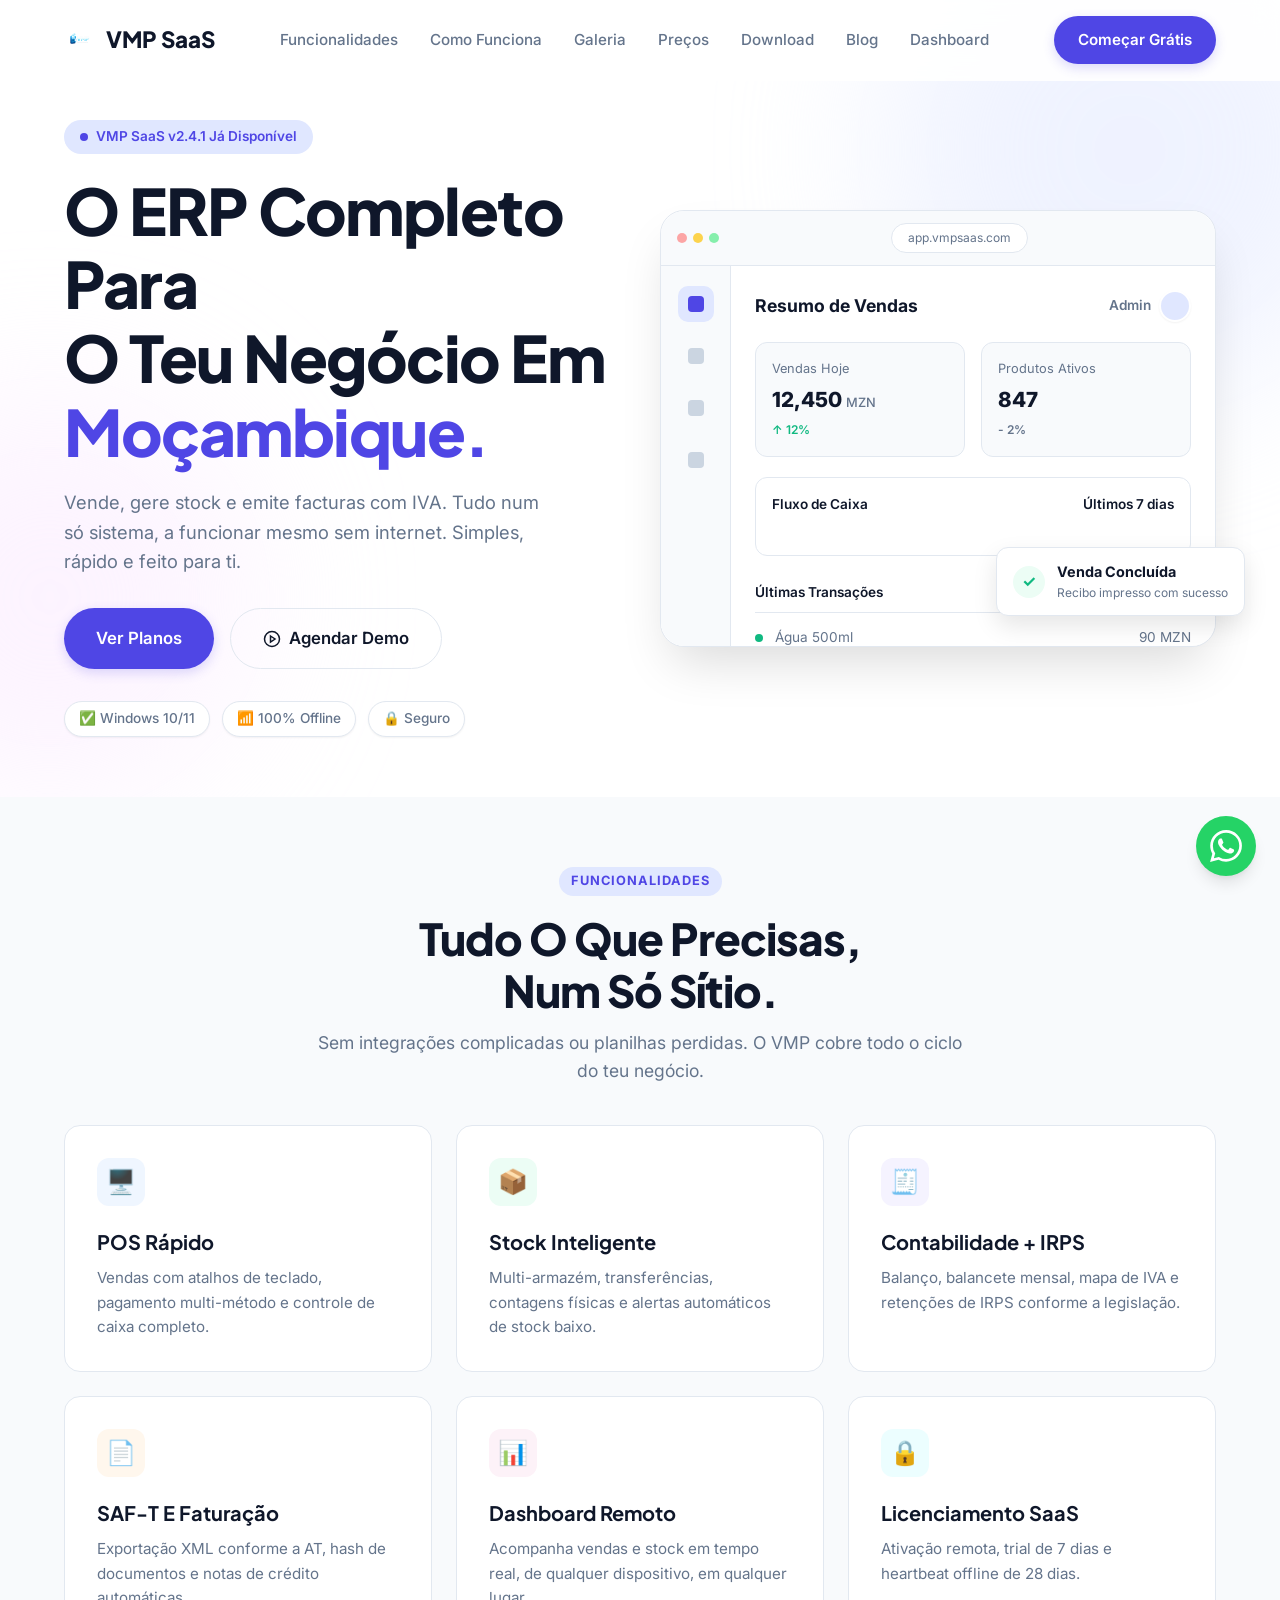
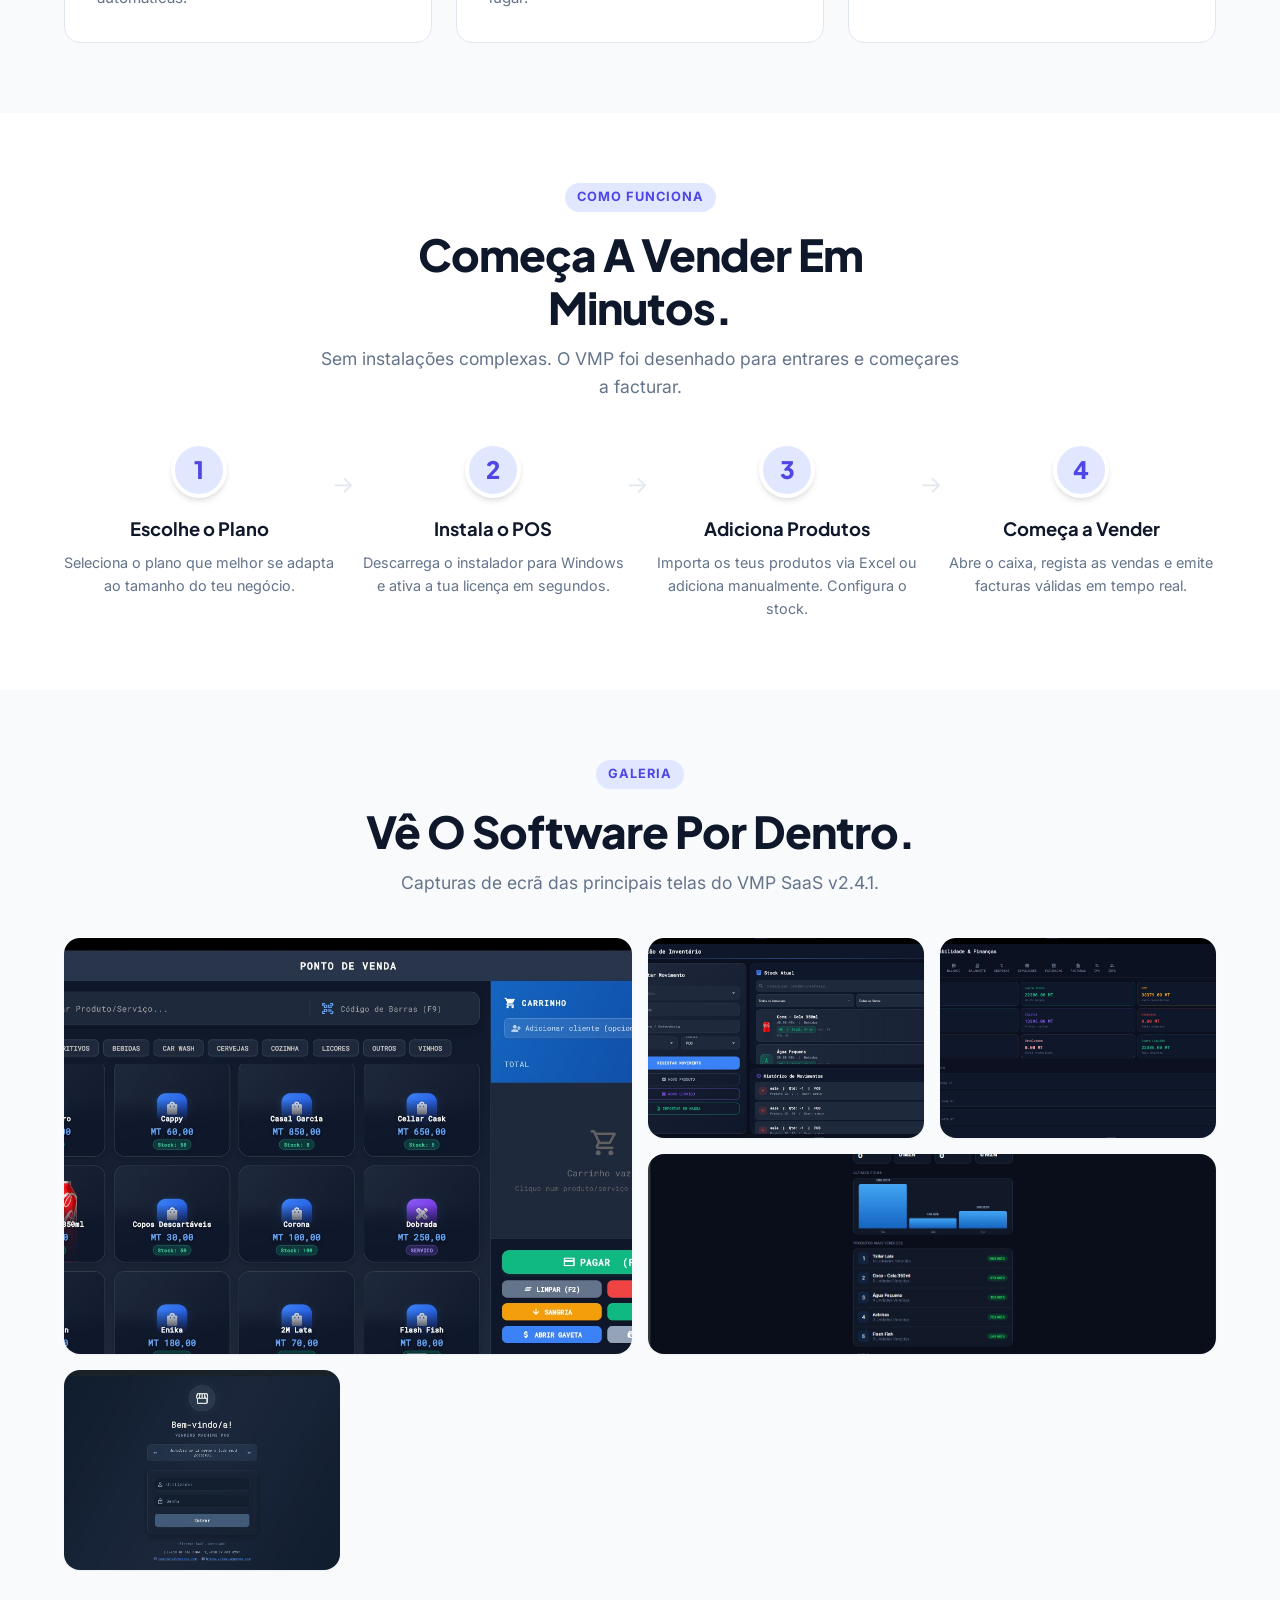
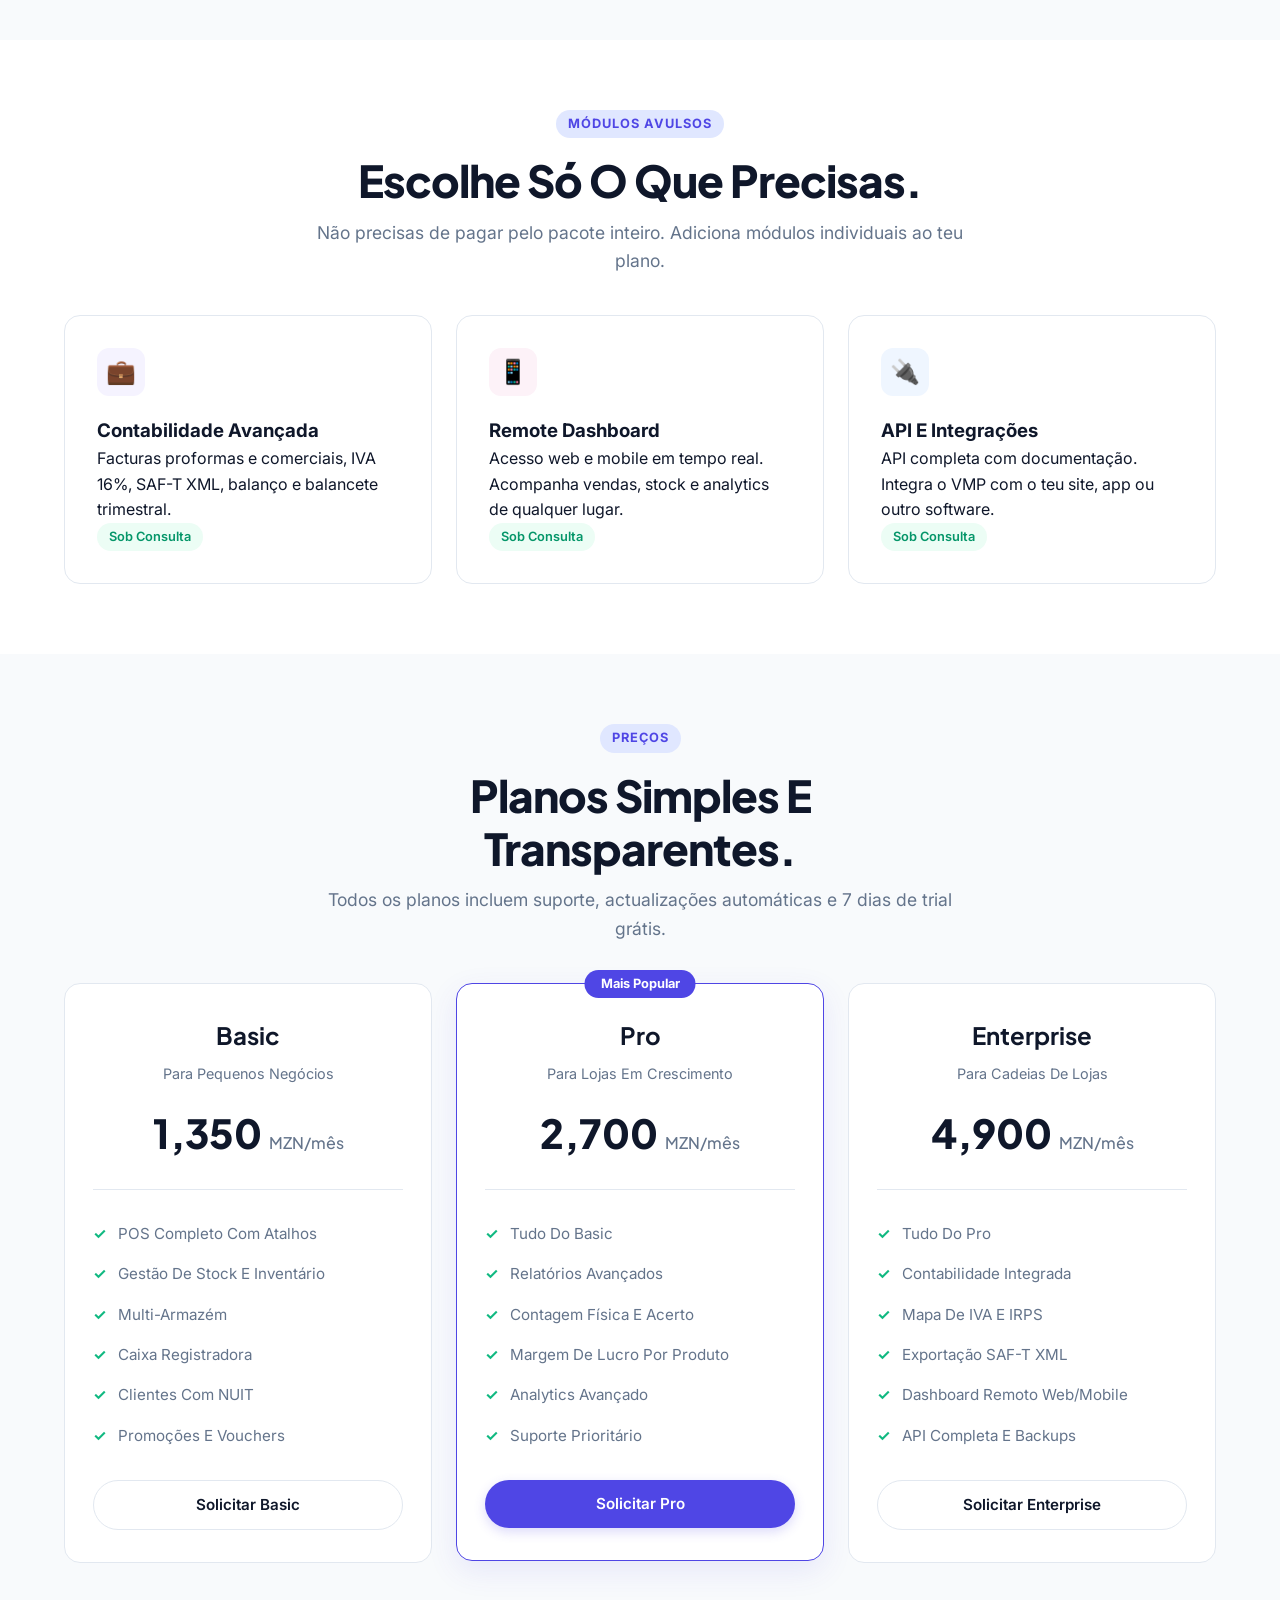
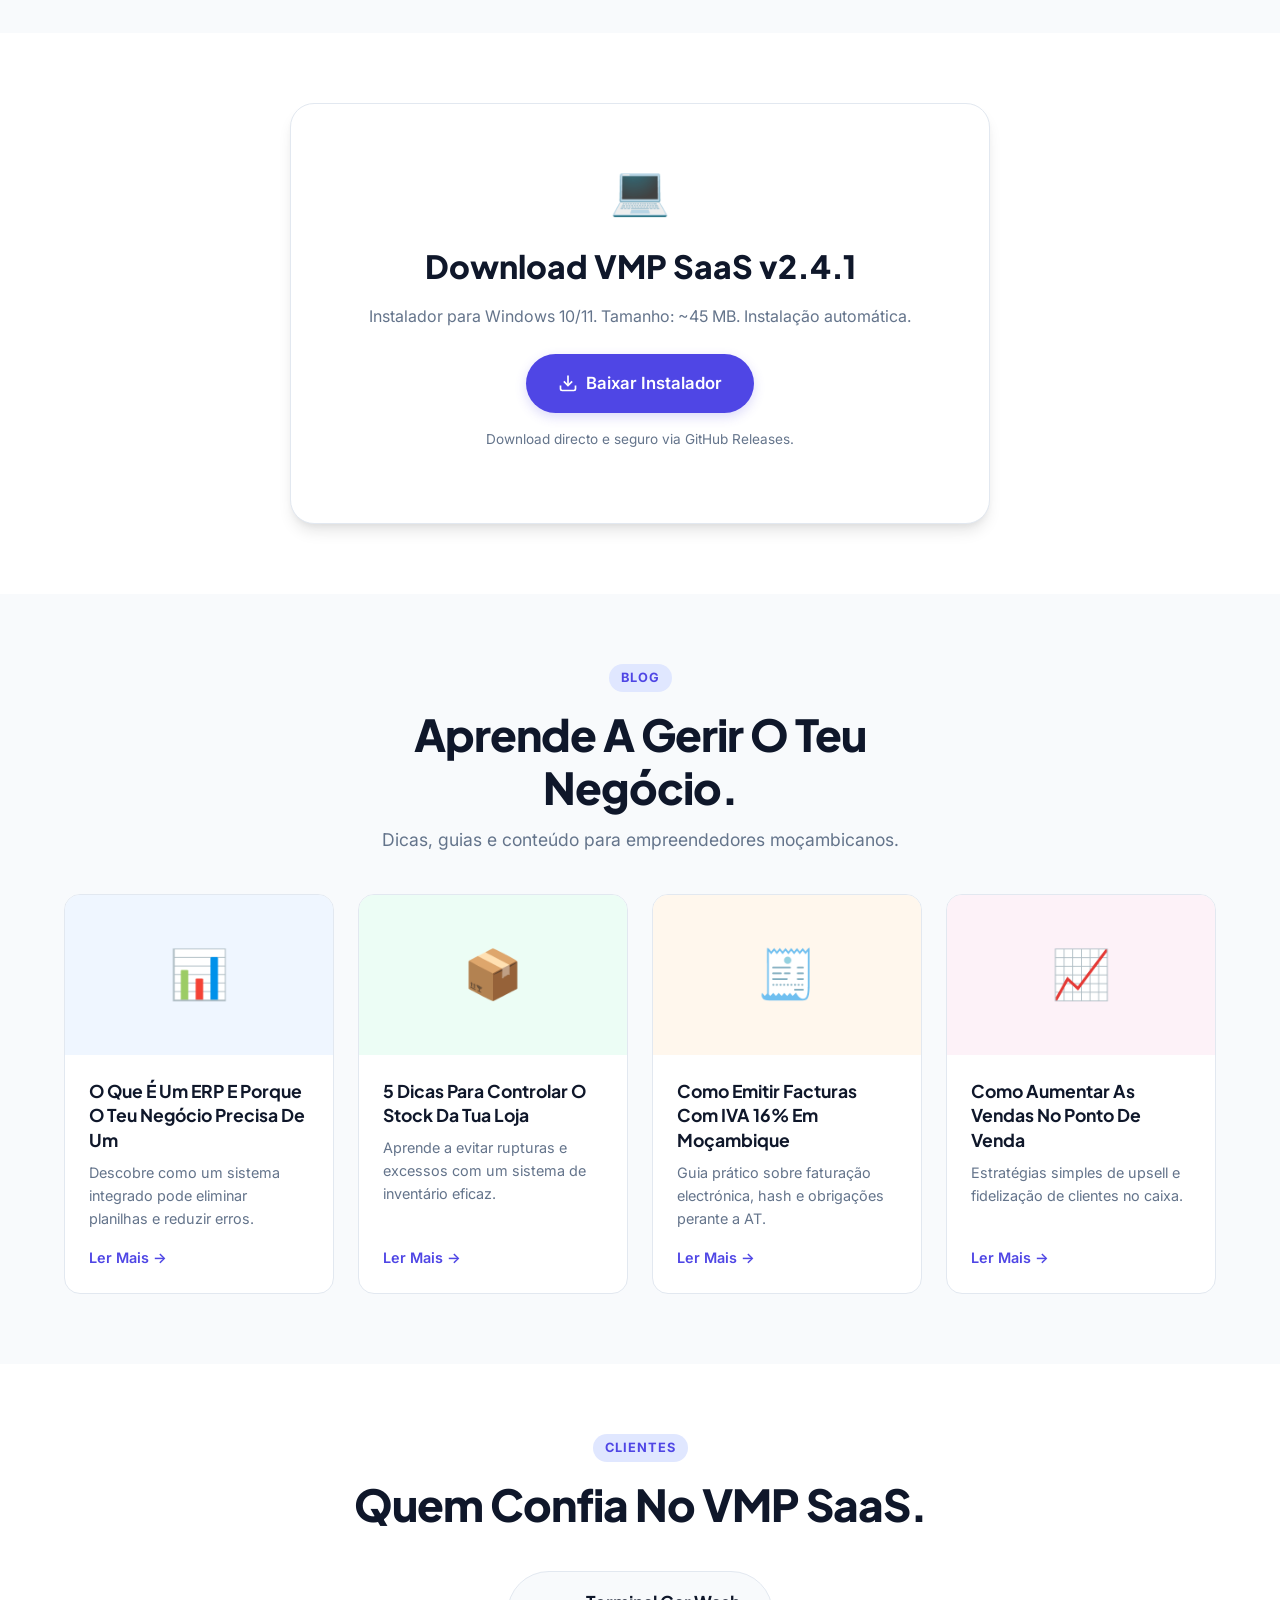
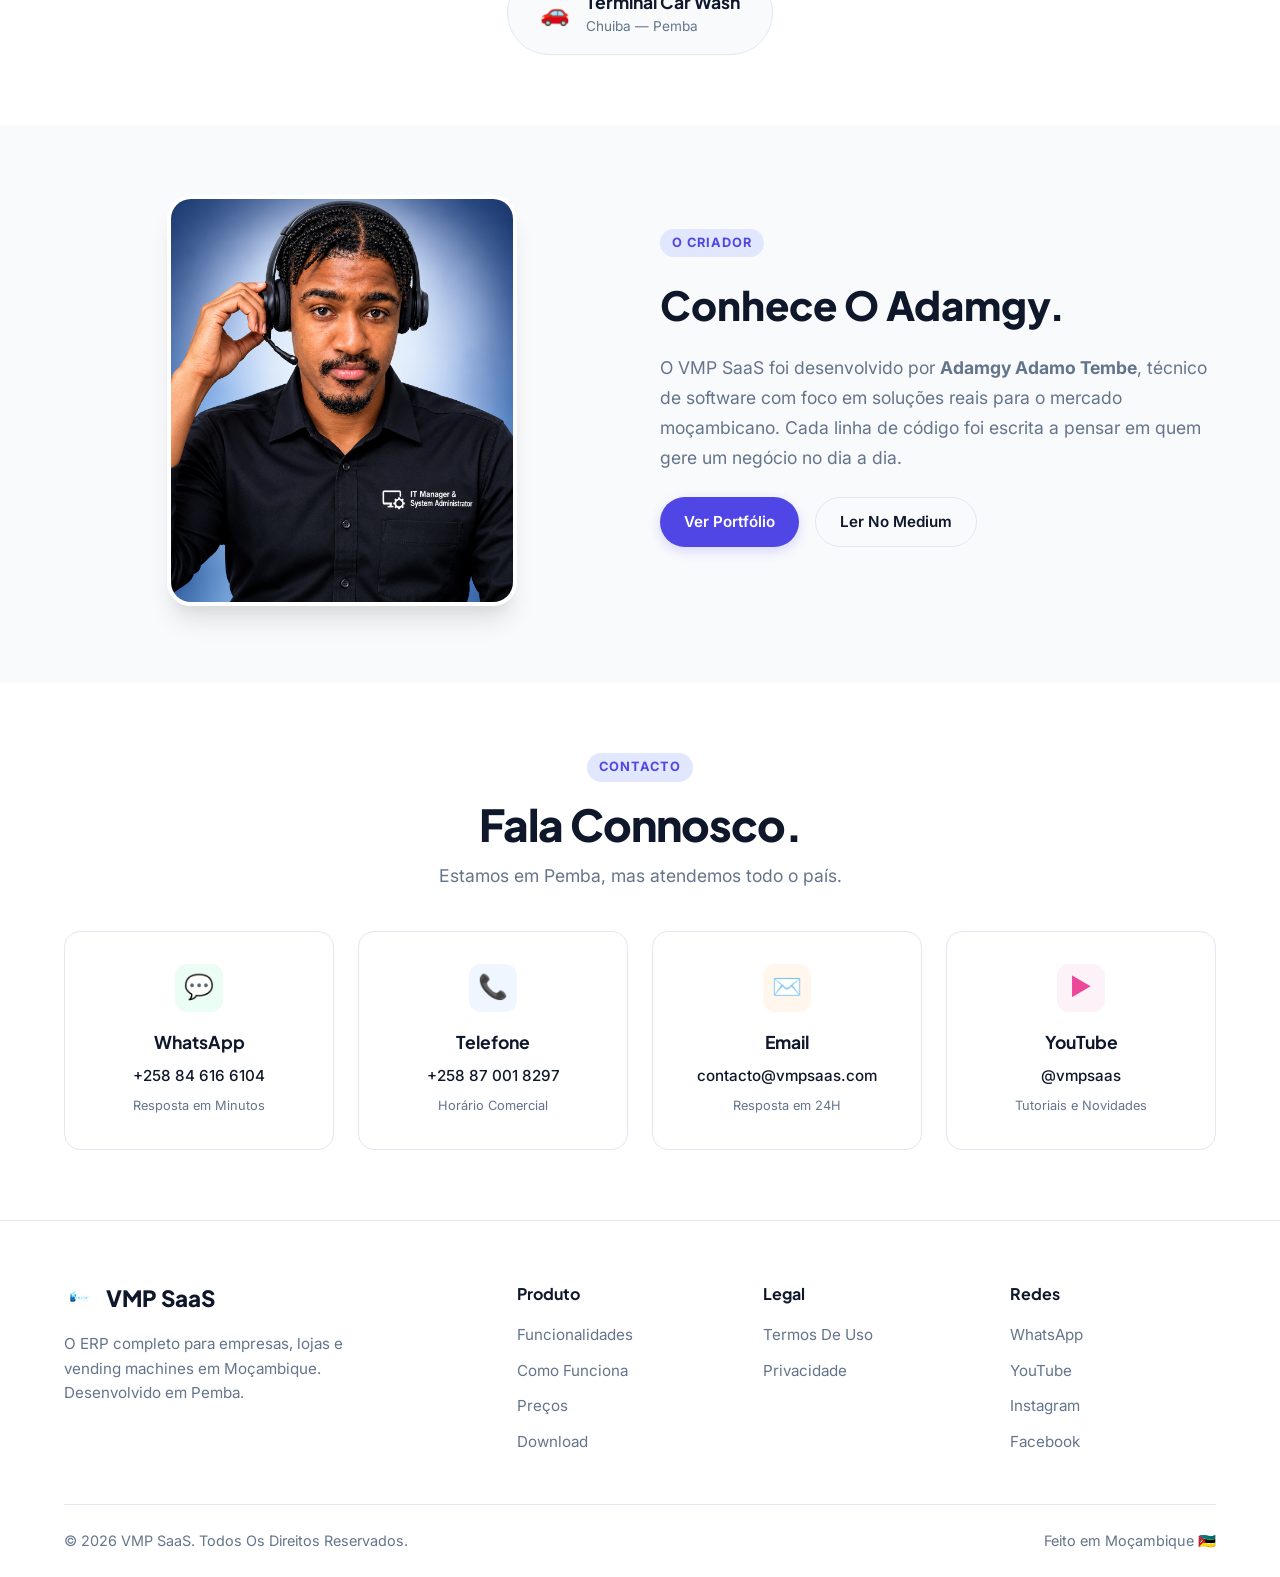
<file: index.html>
<!DOCTYPE html>
<html lang="pt-MZ">
<head>
  <meta charset="UTF-8">
  <meta name="viewport" content="width=device-width, initial-scale=1.0">
  <meta name="description" content="VMP SaaS v2.4.1 — ERP Offline-First para Moçambique. POS, Stock, Contabilidade, IRPS, SAF-T. Trial grátis de 7 dias.">
  <meta name="keywords" content="ERP Moçambique, POS, software gestão stock, contabilidade, SAF-T, IRPS, faturação, VMP SaaS">
  <meta name="author" content="Adamgy Adamo Tembe">
  <meta name="theme-color" content="#ffffff">
  <meta name="robots" content="index, follow">
  <meta name="geo.region" content="MZ">
  <meta name="geo.placename" content="Pemba, Moçambique">
  <link rel="canonical" href="https://www.vmpsaas.com/">

  <meta property="og:title" content="VMP SaaS — ERP Completo Para Moçambique">
  <meta property="og:description" content="ERP Offline-First para Moçambique. POS, Stock, Contabilidade, IRPS, SAF-T. Trial grátis de 7 dias.">
  <meta property="og:type" content="website">
  <meta property="og:url" content="https://vmpsaas.com">
  <meta property="og:image" content="https://vmpsaas.com/assets/images/logo.png">
  <meta property="og:site_name" content="VMP SaaS">
  <meta property="og:locale" content="pt_MZ">

  <title>VMP SaaS — ERP Completo Para Moçambique | POS, Stock, Contabilidade e SAF-T</title>

  <link rel="preconnect" href="https://fonts.googleapis.com">
  <link rel="preconnect" href="https://fonts.gstatic.com" crossorigin>
  <link href="https://fonts.googleapis.com/css2?family=Plus+Jakarta+Sans:wght@400;500;600;700;800&family=Inter:wght@400;500;600&display=swap" rel="stylesheet">
  <link rel="manifest" href="manifest.json">
  <link rel="icon" type="image/png" href="assets/images/logo.png">
  <link rel="apple-touch-icon" href="assets/images/logo.png">
  <link rel="stylesheet" href="assets/css/style.css">

  <!-- Correção Forçada para Planos Lado a Lado -->
  <style>
    @media (min-width: 900px) {
      .pricing-grid {
        display: grid !important;
        grid-template-columns: repeat(3, 1fr) !important;
        gap: 24px !important;
      }
    }
  </style>

  <!-- SoftwareApplication Schema -->
  <script type="application/ld+json">
  {
    "@context": "https://schema.org",
    "@type": "SoftwareApplication",
    "name": "VMP SaaS",
    "applicationCategory": "BusinessApplication",
    "operatingSystem": "Windows 10, Windows 11",
    "softwareVersion": "2.4.1",
    "offers": [
      {"@type": "Offer", "name": "Basic", "price": "1350", "priceCurrency": "MZN", "availability": "https://schema.org/InStock"},
      {"@type": "Offer", "name": "Pro", "price": "2700", "priceCurrency": "MZN", "availability": "https://schema.org/InStock"},
      {"@type": "Offer", "name": "Enterprise", "price": "4900", "priceCurrency": "MZN", "availability": "https://schema.org/InStock"}
    ],
    "aggregateRating": {"@type": "AggregateRating", "ratingValue": "4.9", "ratingCount": "500"},
    "author": {"@type": "Person", "name": "Adamgy Adamo Tembe", "email": "contacto@vmpsaas.com", "telephone": "+258846166104"},
    "description": "ERP Completo Para Empresas, Lojas, Bancas E Vending Machines Em Moçambique.",
    "downloadUrl": "https://github.com/rozaytech/vmp/releases/download/v2.4.1/VMP-2.4.1-setup.exe"
  }
  </script>
</head>
<body>

<header class="site-header" id="header">
  <div class="container header-inner">
    <a href="/" class="brand">
      <img src="assets/images/logo.png" alt="VMP SaaS">
      <span>VMP SaaS</span>
    </a>
    <nav class="main-nav" id="mainNav">
      <a href="#funcionalidades">Funcionalidades</a>
      <a href="#como-funciona">Como Funciona</a>
      <a href="#galeria">Galeria</a>
      <a href="#precos">Preços</a>
      <a href="#download">Download</a>
      <a href="#blog">Blog</a>
      <a href="dashboard.html">Dashboard</a>
    </nav>
    <div class="header-actions">
      <a href="https://wa.me/258846166104?text=Ol%C3%A1!%20Gostaria%20de%20come%C3%A7ar%20a%20usar%20o%20VMP%20SaaS.%20Como%20fa%C3%A7o%20para%20obter%20o%20teste%20gr%C3%A1tis%20de%207%20dias%3F" class="btn btn-primary" target="_blank" rel="noopener">Começar Grátis</a>
      <button class="nav-toggle" id="navToggle" aria-label="Menu">
        <span></span><span></span><span></span>
      </button>
    </div>
  </div>
</header>

<!-- ================= HERO ================= -->
<section class="hero">
  <div class="bg-blob blob-1"></div>
  <div class="bg-blob blob-2"></div>
  
  <div class="container hero-inner">
    <div class="hero-text">
      <div class="hero-label">
        <span class="dot"></span>
        VMP SaaS v2.4.1 Já Disponível
      </div>
      <h1 class="hero-title">
        O ERP Completo Para<br>
        O Teu Negócio Em<br>
        <span class="text-primary">Moçambique.</span>
      </h1>
      <p class="hero-sub">Vende, gere stock e emite facturas com IVA. Tudo num só sistema, a funcionar mesmo sem internet. Simples, rápido e feito para ti.</p>
      <div class="hero-ctas">
        <a href="#precos" class="btn btn-lg btn-primary">Ver Planos</a>
        <a href="https://wa.me/258846166104?text=Ol%C3%A1!%20Gostaria%20de%20agendar%20uma%20demonstra%C3%A7%C3%A3o%20do%20VMP%20SaaS%20para%20conhecer%20melhor%20as%20funcionalidades." class="btn btn-lg btn-outline" target="_blank" rel="noopener">
          <svg width="18" height="18" viewBox="0 0 24 24" fill="none" stroke="currentColor" stroke-width="2"><circle cx="12" cy="12" r="10"/><polygon points="10 8 16 12 10 16 10 8"/></svg>
          Agendar Demo
        </a>
      </div>
      <div class="hero-trust">
        <div class="trust-badges">
          <span class="badge-outline">✅ Windows 10/11</span>
          <span class="badge-outline">📶 100% Offline</span>
          <span class="badge-outline">🔒 Seguro</span>
        </div>
      </div>
    </div>
    
    <div class="hero-visual">
      <div class="mockup-wrapper">
        <div class="mockup-header">
          <div class="mockup-dots"><span></span><span></span><span></span></div>
          <div class="mockup-url">app.vmpsaas.com</div>
        </div>
        <div class="mockup-body">
          <div class="mockup-sidebar">
            <div class="ms-item active"><div class="ms-icon"></div></div>
            <div class="ms-item"><div class="ms-icon"></div></div>
            <div class="ms-item"><div class="ms-icon"></div></div>
            <div class="ms-item"><div class="ms-icon"></div></div>
          </div>
          <div class="mockup-content">
            <div class="mc-header">
              <div class="mc-title">Resumo de Vendas</div>
              <div class="mc-user">
                <span class="mc-user-name">Admin</span>
                <div class="mc-avatar"></div>
              </div>
            </div>
            
            <div class="mc-stats-grid">
              <div class="mc-stat-card">
                <span class="mc-stat-label">Vendas Hoje</span>
                <strong class="mc-stat-value">12,450 <small>MZN</small></strong>
                <span class="mc-stat-trend positive">↑ 12%</span>
              </div>
              <div class="mc-stat-card">
                <span class="mc-stat-label">Produtos Ativos</span>
                <strong class="mc-stat-value">847</strong>
                <span class="mc-stat-trend neutral">- 2%</span>
              </div>
            </div>
            
            <div class="mc-chart-container">
              <div class="mc-chart-header">
                <span>Fluxo de Caixa</span>
                <span class="mc-chart-legend">Últimos 7 dias</span>
              </div>
              <div class="mc-chart">
                <div class="mc-bar" style="height: 40%"></div>
                <div class="mc-bar" style="height: 70%"></div>
                <div class="mc-bar" style="height: 55%"></div>
                <div class="mc-bar active" style="height: 90%"></div>
                <div class="mc-bar" style="height: 65%"></div>
                <div class="mc-bar" style="height: 80%"></div>
                <div class="mc-bar" style="height: 50%"></div>
              </div>
            </div>
            
            <div class="mc-table">
              <div class="mc-tr head"><span>Últimas Transações</span><span>Total</span></div>
              <div class="mc-tr">
                <span><span class="mc-dot green"></span> Água 500ml</span>
                <span>90 MZN</span>
              </div>
              <div class="mc-tr">
                <span><span class="mc-dot blue"></span> Bolacha Oreo</span>
                <span>120 MZN</span>
              </div>
              <div class="mc-tr">
                <span><span class="mc-dot purple"></span> Sumo 350ml</span>
                <span>75 MZN</span>
              </div>
            </div>
          </div>
        </div>
        
        <div class="mockup-float-card">
          <div class="float-icon success">✓</div>
          <div class="float-text">
            <strong>Venda Concluída</strong>
            <span>Recibo impresso com sucesso</span>
          </div>
        </div>
      </div>
    </div>
  </div>
</section>

<!-- ================= FEATURES ================= -->
<section class="section bg-light" id="funcionalidades">
  <div class="container">
    <div class="section-header">
      <span class="tag">Funcionalidades</span>
      <h2>Tudo O Que Precisas,<br>Num Só Sítio.</h2>
      <p>Sem integrações complicadas ou planilhas perdidas. O VMP cobre todo o ciclo do teu negócio.</p>
    </div>
    <div class="grid-3">
      <div class="card feature-card">
        <div class="icon-box blue">🖥️</div>
        <h3>POS Rápido</h3>
        <p>Vendas com atalhos de teclado, pagamento multi-método e controle de caixa completo.</p>
      </div>
      <div class="card feature-card">
        <div class="icon-box green">📦</div>
        <h3>Stock Inteligente</h3>
        <p>Multi-armazém, transferências, contagens físicas e alertas automáticos de stock baixo.</p>
      </div>
      <div class="card feature-card">
        <div class="icon-box purple">🧾</div>
        <h3>Contabilidade + IRPS</h3>
        <p>Balanço, balancete mensal, mapa de IVA e retenções de IRPS conforme a legislação.</p>
      </div>
      <div class="card feature-card">
        <div class="icon-box orange">📄</div>
        <h3>SAF-T E Faturação</h3>
        <p>Exportação XML conforme a AT, hash de documentos e notas de crédito automáticas.</p>
      </div>
      <div class="card feature-card">
        <div class="icon-box pink">📊</div>
        <h3>Dashboard Remoto</h3>
        <p>Acompanha vendas e stock em tempo real, de qualquer dispositivo, em qualquer lugar.</p>
      </div>
      <div class="card feature-card">
        <div class="icon-box cyan">🔒</div>
        <h3>Licenciamento SaaS</h3>
        <p>Ativação remota, trial de 7 dias e heartbeat offline de 28 dias.</p>
      </div>
    </div>
  </div>
</section>

<!-- ================= HOW IT WORKS ================= -->
<section class="section" id="como-funciona">
  <div class="container">
    <div class="section-header">
      <span class="tag">Como Funciona</span>
      <h2>Começa A Vender Em<br>Minutos.</h2>
      <p>Sem instalações complexas. O VMP foi desenhado para entrares e começares a facturar.</p>
    </div>
    <div class="steps-grid">
      <div class="step-card">
        <div class="step-num">1</div>
        <h3>Escolhe o Plano</h3>
        <p>Seleciona o plano que melhor se adapta ao tamanho do teu negócio.</p>
      </div>
      <div class="step-card">
        <div class="step-num">2</div>
        <h3>Instala o POS</h3>
        <p>Descarrega o instalador para Windows e ativa a tua licença em segundos.</p>
      </div>
      <div class="step-card">
        <div class="step-num">3</div>
        <h3>Adiciona Produtos</h3>
        <p>Importa os teus produtos via Excel ou adiciona manualmente. Configura o stock.</p>
      </div>
      <div class="step-card">
        <div class="step-num">4</div>
        <h3>Começa a Vender</h3>
        <p>Abre o caixa, regista as vendas e emite facturas válidas em tempo real.</p>
      </div>
    </div>
  </div>
</section>

<!-- ================= GALLERY ================= -->
<section class="section bg-light" id="galeria">
  <div class="container">
    <div class="section-header">
      <span class="tag">Galeria</span>
      <h2>Vê O Software Por Dentro.</h2>
      <p>Capturas de ecrã das principais telas do VMP SaaS v2.4.1.</p>
    </div>
    <div class="gallery-grid">
      <div class="gallery-item large">
        <img src="assets/images/gallery/pos-screen.jpg" alt="Tela Do POS" loading="lazy">
        <div class="gallery-overlay"><span>Ponto De Venda</span></div>
      </div>
      <div class="gallery-item">
        <img src="assets/images/gallery/stock-screen.jpg" alt="Gestão De Stock" loading="lazy">
        <div class="gallery-overlay"><span>Stock</span></div>
      </div>
      <div class="gallery-item">
        <img src="assets/images/gallery/accounting-screen.jpg" alt="Contabilidade" loading="lazy">
        <div class="gallery-overlay"><span>Contabilidade</span></div>
      </div>
      <div class="gallery-item wide">
        <img src="assets/images/gallery/dashboard-screen.jpg" alt="Dashboard Remoto" loading="lazy">
        <div class="gallery-overlay"><span>Dashboard Remoto</span></div>
      </div>
      <div class="gallery-item">
        <img src="assets/images/gallery/login-screen.jpg" alt="Tela De Login" loading="lazy">
        <div class="gallery-overlay"><span>Login Seguro</span></div>
      </div>
    </div>
  </div>
</section>

<!-- ================= MODULES ================= -->
<section class="section" id="modulos">
  <div class="container">
    <div class="section-header">
      <span class="tag">Módulos Avulsos</span>
      <h2>Escolhe Só O Que Precisas.</h2>
      <p>Não precisas de pagar pelo pacote inteiro. Adiciona módulos individuais ao teu plano.</p>
    </div>
    <div class="grid-3">
      <div class="card module-card">
        <div class="icon-box purple">💼</div>
        <h3>Contabilidade Avançada</h3>
        <p>Facturas proformas e comerciais, IVA 16%, SAF-T XML, balanço e balancete trimestral.</p>
        <span class="badge-success">Sob Consulta</span>
      </div>
      <div class="card module-card">
        <div class="icon-box pink">📱</div>
        <h3>Remote Dashboard</h3>
        <p>Acesso web e mobile em tempo real. Acompanha vendas, stock e analytics de qualquer lugar.</p>
        <span class="badge-success">Sob Consulta</span>
      </div>
      <div class="card module-card">
        <div class="icon-box blue">🔌</div>
        <h3>API E Integrações</h3>
        <p>API completa com documentação. Integra o VMP com o teu site, app ou outro software.</p>
        <span class="badge-success">Sob Consulta</span>
      </div>
    </div>
  </div>
</section>

<!-- ================= PRICING ================= -->
<section class="section bg-light" id="precos">
  <div class="container">
    <div class="section-header">
      <span class="tag">Preços</span>
      <h2>Planos Simples E Transparentes.</h2>
      <p>Todos os planos incluem suporte, actualizações automáticas e 7 dias de trial grátis.</p>
    </div>
    
    <div class="pricing-grid">
      
      <!-- PLANO BASIC -->
      <div class="card pricing-card">
        <div class="pricing-header">
          <h3>Basic</h3>
          <p>Para Pequenos Negócios</p>
          <div class="price">1,350 <span>MZN/mês</span></div>
        </div>
        <ul class="pricing-list">
          <li>POS Completo Com Atalhos</li>
          <li>Gestão De Stock E Inventário</li>
          <li>Multi-Armazém</li>
          <li>Caixa Registradora</li>
          <li>Clientes Com NUIT</li>
          <li>Promoções E Vouchers</li>
        </ul>
        <a href="https://wa.me/258846166104?text=Ol%C3%A1!%20Tenho%20interesse%20no%20Plano%20Basic%20(1.350%20MZN%2Fm%C3%AAs).%20Poderiam%20enviar-me%20mais%20detalhes%20e%20explicar%20como%20proceder%20para%20a%20ativa%C3%A7%C3%A3o%3F" class="btn btn-outline btn-full" target="_blank">Solicitar Basic</a>
      </div>
      
      <!-- PLANO PRO -->
      <div class="card pricing-card popular">
        <div class="popular-badge">Mais Popular</div>
        <div class="pricing-header">
          <h3>Pro</h3>
          <p>Para Lojas Em Crescimento</p>
          <div class="price">2,700 <span>MZN/mês</span></div>
        </div>
        <ul class="pricing-list">
          <li>Tudo Do Basic</li>
          <li>Relatórios Avançados</li>
          <li>Contagem Física E Acerto</li>
          <li>Margem De Lucro Por Produto</li>
          <li>Analytics Avançado</li>
          <li>Suporte Prioritário</li>
        </ul>
        <a href="https://wa.me/258846166104?text=Ol%C3%A1!%20Quero%20avan%C3%A7ar%20com%20o%20Plano%20Pro%20(2.700%20MZN%2Fm%C3%AAs).%20Gostaria%20de%20saber%20quais%20os%20pr%C3%B3ximos%20passos%20para%20come%C3%A7ar%20a%20usar%20o%20sistema." class="btn btn-primary btn-full" target="_blank">Solicitar Pro</a>
      </div>

      <!-- PLANO ENTERPRISE -->
      <div class="card pricing-card">
        <div class="pricing-header">
          <h3>Enterprise</h3>
          <p>Para Cadeias De Lojas</p>
          <div class="price">4,900 <span>MZN/mês</span></div>
        </div>
        <ul class="pricing-list">
          <li>Tudo Do Pro</li>
          <li>Contabilidade Integrada</li>
          <li>Mapa De IVA E IRPS</li>
          <li>Exportação SAF-T XML</li>
          <li>Dashboard Remoto Web/Mobile</li>
          <li>API Completa E Backups</li>
        </ul>
        <a href="https://wa.me/258846166104?text=Ol%C3%A1!%20A%20minha%20empresa%20necessita%20do%20Plano%20Enterprise%20(4.900%20MZN%2Fm%C3%AAs).%20Gostaria%20de%20falar%20com%20um%20especialista%20para%20avaliar%20as%20nossas%20necessidades%20espec%C3%ADficas." class="btn btn-outline btn-full" target="_blank">Solicitar Enterprise</a>
      </div>

    </div>
  </div>
</section>

<!-- ================= DOWNLOAD ================= -->
<section class="section" id="download">
  <div class="container">
    <div class="download-box">
      <div class="dl-icon">💻</div>
      <h2>Download VMP SaaS v2.4.1</h2>
      <p>Instalador para Windows 10/11. Tamanho: ~45 MB. Instalação automática.</p>
      <a href="https://github.com/rozaytech/vmp/releases/download/v2.4.1/VMP-2.4.1-setup.exe" class="btn btn-lg btn-primary" target="_blank">
        <svg width="20" height="20" viewBox="0 0 24 24" fill="none" stroke="currentColor" stroke-width="2"><path d="M21 15v4a2 2 0 0 1-2 2H5a2 2 0 0 1-2-2v-4"/><polyline points="7 10 12 15 17 10"/><line x1="12" y1="15" x2="12" y2="3"/></svg>
        Baixar Instalador
      </a>
      <p class="dl-note">Download directo e seguro via GitHub Releases.</p>
    </div>
  </div>
</section>

<!-- ================= BLOG ================= -->
<section class="section bg-light" id="blog">
  <div class="container">
    <div class="section-header">
      <span class="tag">Blog</span>
      <h2>Aprende A Gerir O Teu Negócio.</h2>
      <p>Dicas, guias e conteúdo para empreendedores moçambicanos.</p>
    </div>
    <div class="grid-4">
      <article class="card blog-card">
        <div class="blog-img bg-blue">📊</div>
        <div class="blog-content">
          <h3>O Que É Um ERP E Porque O Teu Negócio Precisa De Um</h3>
          <p>Descobre como um sistema integrado pode eliminar planilhas e reduzir erros.</p>
          <a href="#" class="blog-link" data-blog-id="1">Ler Mais →</a>
        </div>
      </article>
      <article class="card blog-card">
        <div class="blog-img bg-green">📦</div>
        <div class="blog-content">
          <h3>5 Dicas Para Controlar O Stock Da Tua Loja</h3>
          <p>Aprende a evitar rupturas e excessos com um sistema de inventário eficaz.</p>
          <a href="#" class="blog-link" data-blog-id="2">Ler Mais →</a>
        </div>
      </article>
      <article class="card blog-card">
        <div class="blog-img bg-orange">🧾</div>
        <div class="blog-content">
          <h3>Como Emitir Facturas Com IVA 16% Em Moçambique</h3>
          <p>Guia prático sobre faturação electrónica, hash e obrigações perante a AT.</p>
          <a href="#" class="blog-link" data-blog-id="3">Ler Mais →</a>
        </div>
      </article>
      <article class="card blog-card">
        <div class="blog-img bg-pink">📈</div>
        <div class="blog-content">
          <h3>Como Aumentar As Vendas No Ponto De Venda</h3>
          <p>Estratégias simples de upsell e fidelização de clientes no caixa.</p>
          <a href="#" class="blog-link" data-blog-id="4">Ler Mais →</a>
        </div>
      </article>
    </div>
  </div>
</section>

<!-- ================= CLIENTS ================= -->
<section class="section" id="clientes">
  <div class="container">
    <div class="section-header">
      <span class="tag">Clientes</span>
      <h2>Quem Confia No VMP SaaS.</h2>
    </div>
    <div class="clients-wrap">
      <div class="client-box">
        <div class="client-icon">🚗</div>
        <div>
          <h4>Terminal Car Wash</h4>
          <p>Chuiba — Pemba</p>
        </div>
      </div>
    </div>
  </div>
</section>

<!-- ================= CREATOR ================= -->
<section class="section bg-light" id="criador">
  <div class="container creator-inner">
    <div class="creator-img-wrap">
      <img src="assets/images/criador.png" alt="Adamgy Adamo Tembe" class="creator-img">
    </div>
    <div class="creator-text">
      <span class="tag">O Criador</span>
      <h2>Conhece O Adamgy.</h2>
      <p>O VMP SaaS foi desenvolvido por <strong>Adamgy Adamo Tembe</strong>, técnico de software com foco em soluções reais para o mercado moçambicano. Cada linha de código foi escrita a pensar em quem gere um negócio no dia a dia.</p>
      <div class="hero-ctas">
        <a href="https://adamgy.vmpsaas.com/" class="btn btn-primary" target="_blank">Ver Portfólio</a>
        <a href="https://medium.com/@freelancer.adamgy" class="btn btn-outline" target="_blank">Ler No Medium</a>
      </div>
    </div>
  </div>
</section>

<!-- ================= CONTACT ================= -->
<section class="section" id="contacto">
  <div class="container">
    <div class="section-header">
      <span class="tag">Contacto</span>
      <h2>Fala Connosco.</h2>
      <p>Estamos em Pemba, mas atendemos todo o país.</p>
    </div>
    <div class="grid-4">
      <a href="https://wa.me/258846166104" class="card contact-card" target="_blank">
        <div class="icon-box green">💬</div>
        <h3>WhatsApp</h3>
        <p>+258 84 616 6104</p>
        <span>Resposta em Minutos</span>
      </a>
      <a href="tel:+258870018297" class="card contact-card">
        <div class="icon-box blue">📞</div>
        <h3>Telefone</h3>
        <p>+258 87 001 8297</p>
        <span>Horário Comercial</span>
      </a>
      <a href="mailto:contacto@vmpsaas.com" class="card contact-card">
        <div class="icon-box orange">✉️</div>
        <h3>Email</h3>
        <p>contacto@vmpsaas.com</p>
        <span>Resposta em 24H</span>
      </a>
      <a href="https://www.youtube.com/@vmpsaas" class="card contact-card" target="_blank">
        <div class="icon-box pink">▶️</div>
        <h3>YouTube</h3>
        <p>@vmpsaas</p>
        <span>Tutoriais e Novidades</span>
      </a>
    </div>
  </div>
</section>

<footer class="site-footer">
  <div class="container">
    <div class="footer-grid">
      <div class="footer-brand">
        <a href="/" class="brand">
          <img src="assets/images/logo.png" alt="VMP SaaS">
          <span>VMP SaaS</span>
        </a>
        <p>O ERP completo para empresas, lojas e vending machines em Moçambique. Desenvolvido em Pemba.</p>
      </div>
      <div class="footer-col">
        <h4>Produto</h4>
        <ul>
          <li><a href="#funcionalidades">Funcionalidades</a></li>
          <li><a href="#como-funciona">Como Funciona</a></li>
          <li><a href="#precos">Preços</a></li>
          <li><a href="#download">Download</a></li>
        </ul>
      </div>
      <div class="footer-col">
        <h4>Legal</h4>
        <ul>
          <li><a href="termos.html">Termos De Uso</a></li>
          <li><a href="privacidade.html">Privacidade</a></li>
        </ul>
      </div>
      <div class="footer-col">
        <h4>Redes</h4>
        <ul>
          <li><a href="https://wa.me/258846166104" target="_blank">WhatsApp</a></li>
          <li><a href="https://www.youtube.com/@vmpsaas" target="_blank">YouTube</a></li>
          <li><a href="https://www.instagram.com/rozay_camuflado" target="_blank">Instagram</a></li>
          <li><a href="https://www.facebook.com/share/1D7jcPzTu9/" target="_blank">Facebook</a></li>
        </ul>
      </div>
    </div>
    <div class="footer-bottom">
      <span>&copy; 2026 VMP SaaS. Todos Os Direitos Reservados.</span>
      <span>Feito em Moçambique 🇲🇿</span>
    </div>
  </div>
</footer>

<a href="https://wa.me/258846166104" class="float-wa" target="_blank" aria-label="WhatsApp">
  <svg viewBox="0 0 24 24"><path d="M17.472 14.382c-.297-.149-1.758-.867-2.03-.967-.273-.099-.471-.148-.67.15-.197.297-.767.966-.94 1.164-.173.199-.347.223-.644.075-.297-.15-1.255-.463-2.39-1.475-.883-.788-1.48-1.761-1.653-2.059-.173-.297-.018-.458.13-.606.134-.133.298-.347.446-.52.149-.174.198-.298.298-.497.099-.198.05-.371-.025-.52-.075-.149-.669-1.612-.916-2.207-.242-.579-.487-.5-.669-.51-.173-.008-.371-.01-.57-.01-.198 0-.52.074-.792.372-.272.297-1.04 1.016-1.04 2.479 0 1.462 1.065 2.875 1.213 3.074.149.198 2.096 3.2 5.077 4.487.709.306 1.262.489 1.694.625.712.227 1.36.195 1.871.118.571-.085 1.758-.719 2.006-1.413.248-.694.248-1.289.173-1.413-.074-.124-.272-.198-.57-.347m-5.421 7.403h-.004a9.87 9.87 0 01-5.031-1.378l-.361-.214-3.741.982.998-3.648-.235-.374a9.86 9.86 0 01-1.51-5.26c.001-5.45 4.436-9.884 9.888-9.884 2.64 0 5.122 1.03 6.988 2.898a9.825 9.825 0 012.893 6.994c-.003 5.45-4.437 9.884-9.885 9.884m8.413-18.297A11.815 11.815 0 0012.05 0C5.495 0 .16 5.335.157 11.892c0 2.096.547 4.142 1.588 5.945L.057 24l6.305-1.654a11.882 11.882 0 005.683 1.448h.005c6.554 0 11.89-5.335 11.893-11.893a11.821 11.821 0 00-3.48-8.413z"/></svg>
</a>

<button class="scroll-top" id="scrollTop" aria-label="Voltar Ao Topo">
  <svg width="20" height="20" viewBox="0 0 24 24" fill="none" stroke="currentColor" stroke-width="2.5"><polyline points="18 15 12 9 6 15"/></svg>
</button>

<!-- BLOG MODAL -->
<div class="blog-modal" id="blogModal">
  <div class="blog-modal-backdrop"></div>
  <div class="blog-modal-card">
    <button class="blog-modal-close" id="blogModalClose">&times;</button>
    <h3 id="blogModalTitle"></h3>
    <div class="blog-modal-body" id="blogModalBody"></div>
  </div>
</div>

<script src="assets/js/script.js"></script>
</body>
</html>
</file>
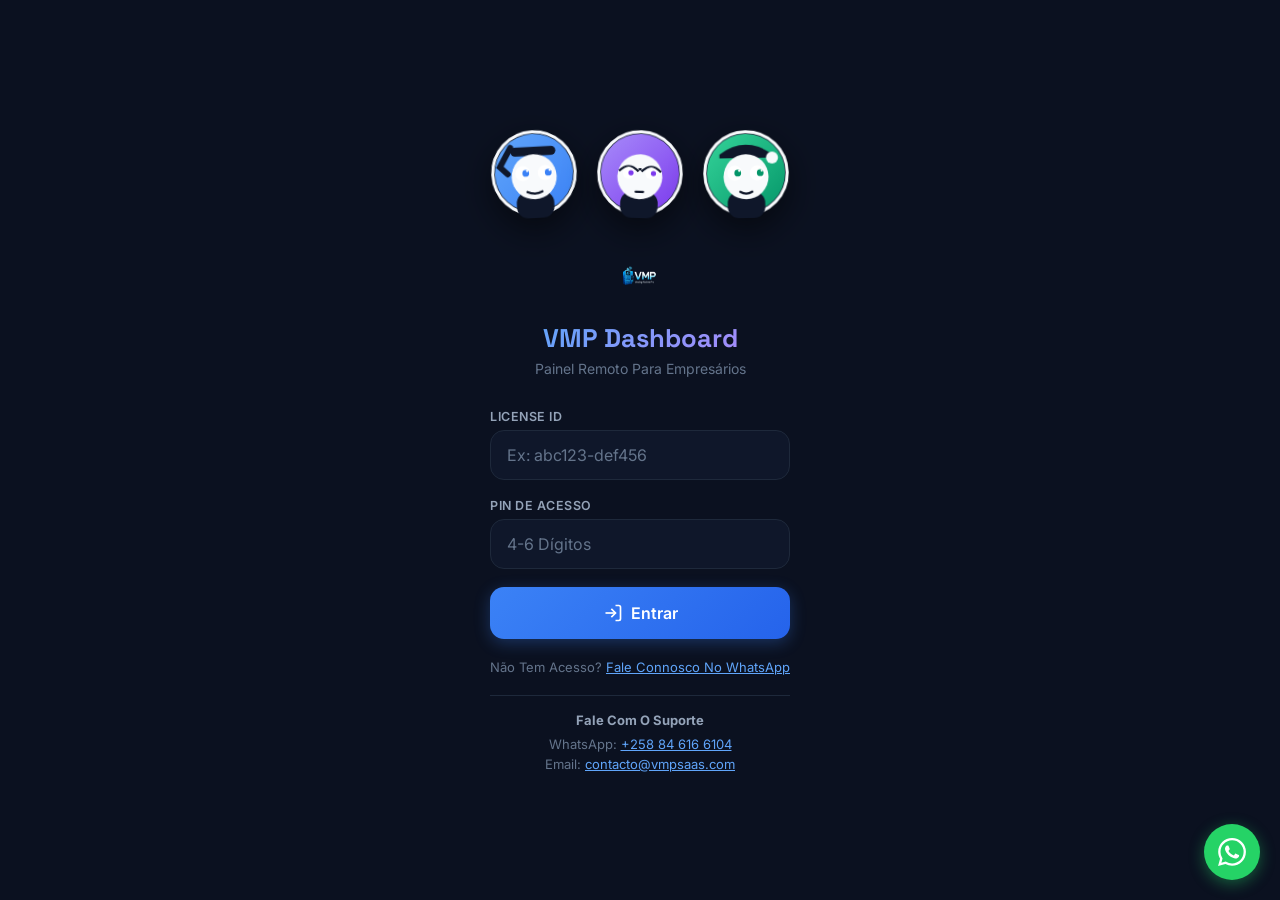
<file: dashboard.html>
<!DOCTYPE html>
<html lang="pt-MZ">
<head>
  <meta charset="UTF-8">
  <meta name="viewport" content="width=device-width, initial-scale=1.0, maximum-scale=1.0, user-scalable=no">
  <meta name="theme-color" content="#0B1120">
  <meta name="apple-mobile-web-app-capable" content="yes">
  <meta name="apple-mobile-web-app-status-bar-style" content="black-translucent">
  <meta name="description" content="Acompanhe vendas, stock e alertas do seu negócio em tempo real com o dashboard remoto do VMP SaaS. Painel para empresários moçambicanos.">
  <link rel="canonical" href="https://www.vmpsaas.com/dashboard.html">
  <title>VMP Dashboard — Painel Remoto</title>
  <link rel="manifest" href="dashboard-manifest.json">
  <link rel="preconnect" href="https://fonts.googleapis.com">
  <link rel="preconnect" href="https://fonts.gstatic.com" crossorigin>
  <link href="https://fonts.googleapis.com/css2?family=Space+Grotesk:wght@400;500;600;700&family=Inter:wght@400;500;600;700&display=swap" rel="stylesheet">
  <link rel="icon" type="image/png" href="assets/images/logo.png">
  <link rel="apple-touch-icon" href="assets/images/logo.png">
  <style>
    :root {
      --primary: #3B82F6;
      --primary-light: #60A5FA;
      --accent: #10B981;
      --danger: #EF4444;
      --warning: #F59E0B;
      --bg: #0B1120;
      --bg-card: #111827;
      --bg-elevated: #0F172A;
      --text: #F1F5F9;
      --text-secondary: #94A3B8;
      --text-muted: #64748B;
      --border: #1E293B;
      --radius: 14px;
      --font-title: 'Space Grotesk', sans-serif;
      --font-body: 'Inter', sans-serif;
    }
    * { margin: 0; padding: 0; box-sizing: border-box; }
    html, body {
      font-family: var(--font-body); background: var(--bg); color: var(--text);
      min-height: 100vh; -webkit-font-smoothing: antialiased;
    }
    .container { max-width: 480px; margin: 0 auto; padding: 0 16px; }

    .login-screen {
      min-height: 100vh; display: flex; flex-direction: column;
      justify-content: center; align-items: center; padding: 24px;
    }
    .login-mascots {
      display: flex; justify-content: center; align-items: center; gap: 16px;
      margin-bottom: 32px;
    }
    .mascot {
      width: 90px; height: 90px; position: relative;
      transition: transform 0.4s cubic-bezier(0.175,0.885,0.32,1.275);
      filter: drop-shadow(0 12px 16px rgba(0,0,0,0.5)); cursor: pointer;
    }
    .mascot:hover { transform: translateY(-6px) scale(1.05); }
    .mascot:nth-child(1) { transform: rotate(-3deg); }
    .mascot:nth-child(2) { transform: rotate(2deg); }
    .mascot:nth-child(3) { transform: rotate(-1deg); }
    .mascot:nth-child(1):hover { transform: rotate(-3deg) translateY(-6px) scale(1.05); }
    .mascot:nth-child(2):hover { transform: rotate(2deg) translateY(-6px) scale(1.05); }
    .mascot:nth-child(3):hover { transform: rotate(-1deg) translateY(-6px) scale(1.05); }
    .mascot .eyes { transition: all 0.3s ease; }
    .mascot .hand { opacity: 0; transform: scale(0.8); transform-origin: center; transition: all 0.3s cubic-bezier(0.175,0.885,0.32,1.275); }
    .mascot.eyes-closed .eyes { opacity: 0; transform: scale(0.6); }
    .mascot.eyes-closed .hand { opacity: 1; transform: scale(1); }
    .mascot.eyes-closed { transform: rotate(0deg) translateY(4px); }

    .login-logo { text-align: center; margin-bottom: 32px; }
    .login-logo img { width: 56px; height: 56px; border-radius: 14px; margin: 0 auto 12px; }
    .login-logo h1 { font-family: var(--font-title); font-size: 1.6rem; font-weight: 700; background: linear-gradient(135deg, var(--primary-light), #A78BFA); -webkit-background-clip: text; -webkit-text-fill-color: transparent; }
    .login-logo p { color: var(--text-muted); margin-top: 6px; font-size: 0.875rem; }
    .form-group { margin-bottom: 18px; }
    .form-group label { display: block; font-size: 0.78rem; font-weight: 600; color: var(--text-secondary); margin-bottom: 6px; text-transform: uppercase; letter-spacing: 0.5px; }
    .form-group input {
      width: 100%; padding: 14px 16px; background: var(--bg-elevated); border: 1.5px solid var(--border);
      border-radius: var(--radius); color: var(--text); font-size: 1rem; font-family: inherit; transition: all 0.2s;
    }
    .form-group input:focus { outline: none; border-color: var(--primary); box-shadow: 0 0 0 3px rgba(59,130,246,0.12); }
    .form-group input::placeholder { color: var(--text-muted); }
    .btn {
      width: 100%; padding: 16px; border-radius: var(--radius); border: none;
      font-size: 1rem; font-weight: 600; cursor: pointer; transition: all 0.2s;
      display: flex; align-items: center; justify-content: center; gap: 8px; font-family: inherit;
    }
    .btn-primary {
      background: linear-gradient(135deg, var(--primary), #2563EB); color: #fff;
      box-shadow: 0 4px 16px rgba(59,130,246,0.3);
    }
    .btn-primary:hover { transform: translateY(-1px); box-shadow: 0 6px 24px rgba(59,130,246,0.4); }
    .btn-primary:disabled { opacity: 0.6; cursor: not-allowed; }
    .error-msg {
      background: rgba(239,68,68,0.08); border: 1px solid rgba(239,68,68,0.25);
      color: #F87171; padding: 12px 16px; border-radius: var(--radius);
      font-size: 0.875rem; margin-bottom: 16px; display: none;
    }
    .error-msg.visible { display: block; }

    .dashboard { display: none; padding-bottom: 80px; }
    .dashboard.active { display: block; }
    .dash-header {
      position: sticky; top: 0; background: rgba(11,17,32,0.95); backdrop-filter: blur(20px);
      padding: 16px 0; border-bottom: 1px solid var(--border); z-index: 100;
    }
    .dash-header-inner { display: flex; align-items: center; justify-content: space-between; }
    .dash-header h2 { font-family: var(--font-title); font-size: 1.1rem; display: flex; align-items: center; gap: 8px; }
    .dash-site-link { margin-left: auto; margin-right: 12px; color: var(--text-muted); font-size: 0.75rem; text-decoration: none; transition: color 0.3s; }
    .dash-site-link:hover { color: var(--text-secondary); }
    .status-dot { width: 8px; height: 8px; border-radius: 50%; background: var(--accent); animation: pulse 2s infinite; }
    @keyframes pulse { 0%,100%{opacity:1} 50%{opacity:0.4} }
    .logout-btn { background: var(--bg-elevated); border: 1px solid var(--border); color: var(--text-secondary); padding: 8px 14px; border-radius: 8px; font-size: 0.8125rem; cursor: pointer; font-family: inherit; }

    .backup-banner {
      background: rgba(16,185,129,0.06); border: 1px solid rgba(16,185,129,0.2);
      border-radius: var(--radius); padding: 10px 16px; margin: 16px 0;
      display: flex; align-items: center; gap: 10px; font-size: 0.8125rem;
      color: var(--accent); font-weight: 600;
    }
    .backup-dot { width: 8px; height: 8px; border-radius: 50%; background: var(--accent); animation: pulse 2s infinite; flex-shrink: 0; }

    .section-title {
      font-family: var(--font-title); font-size: 0.7rem; font-weight: 600;
      text-transform: uppercase; letter-spacing: 0.5px; color: var(--text-muted); margin: 28px 0 12px;
    }

    .kpi-grid { display: grid; grid-template-columns: 1fr 1fr; gap: 12px; }
    .kpi-card {
      background: var(--bg-card); border: 1px solid var(--border); border-radius: var(--radius);
      padding: 16px; position: relative; overflow: hidden;
    }
    .kpi-card::before { content: ''; position: absolute; top: 0; left: 0; right: 0; height: 3px; }
    .kpi-card.blue::before { background: linear-gradient(90deg, var(--primary), var(--primary-light)); }
    .kpi-card.green::before { background: linear-gradient(90deg, var(--accent), #34D399); }
    .kpi-card.purple::before { background: linear-gradient(90deg, #8B5CF6, #A78BFA); }
    .kpi-card.orange::before { background: linear-gradient(90deg, var(--warning), #FCD34D); }
    .kpi-card.red::before { background: linear-gradient(90deg, var(--danger), #F87171); }
    .kpi-label { font-size: 0.65rem; color: var(--text-muted); text-transform: uppercase; letter-spacing: 0.5px; margin-bottom: 8px; }
    .kpi-value { font-family: var(--font-title); font-size: 1.5rem; font-weight: 700; color: var(--text); line-height: 1; }
    .kpi-value.small { font-size: 1.125rem; }

    .card { background: var(--bg-card); border: 1px solid var(--border); border-radius: var(--radius); overflow: hidden; }
    .card-item { display: flex; align-items: center; gap: 12px; padding: 14px 16px; border-bottom: 1px solid var(--border); }
    .card-item:last-child { border-bottom: none; }
    .card-icon { width: 40px; height: 40px; border-radius: 10px; display: flex; align-items: center; justify-content: center; font-size: 1.125rem; flex-shrink: 0; }
    .card-icon.blue { background: rgba(59,130,246,0.12); }
    .card-icon.green { background: rgba(16,185,129,0.12); }
    .card-icon.orange { background: rgba(245,158,11,0.12); }
    .card-icon.red { background: rgba(239,68,68,0.12); }
    .card-content { flex: 1; min-width: 0; }
    .card-title { font-family: var(--font-title); font-size: 0.9375rem; font-weight: 600; white-space: nowrap; overflow: hidden; text-overflow: ellipsis; }
    .card-subtitle { font-size: 0.8125rem; color: var(--text-muted); margin-top: 2px; }
    .card-badge { font-size: 0.75rem; font-weight: 700; padding: 4px 10px; border-radius: 100px; white-space: nowrap; }
    .badge-red { background: rgba(239,68,68,0.12); color: #F87171; }
    .badge-orange { background: rgba(245,158,11,0.12); color: #FBBF24; }
    .badge-green { background: rgba(16,185,129,0.12); color: var(--accent); }

    .chart-container {
      background: var(--bg-card); border: 1px solid var(--border); border-radius: var(--radius);
      padding: 20px; height: 200px; display: flex; align-items: flex-end; gap: 8px; position: relative;
    }
    .chart-bar { flex: 1; background: linear-gradient(to top, var(--primary), var(--primary-light)); border-radius: 6px 6px 0 0; min-height: 4px; position: relative; transition: all 0.3s; }
    .chart-bar:hover { opacity: 0.8; }
    .chart-label { position: absolute; bottom: -20px; left: 50%; transform: translateX(-50%); font-size: 0.625rem; color: var(--text-muted); white-space: nowrap; }
    .chart-value { position: absolute; top: -20px; left: 50%; transform: translateX(-50%); font-size: 0.625rem; color: var(--text-secondary); font-weight: 600; white-space: nowrap; }

    .loading { display: flex; flex-direction: column; align-items: center; justify-content: center; min-height: 60vh; gap: 16px; }
    .spinner { width: 40px; height: 40px; border: 3px solid var(--border); border-top-color: var(--primary); border-radius: 50%; animation: spin 1s linear infinite; }
    @keyframes spin { to { transform: rotate(360deg); } }

    .last-updated { text-align: center; padding: 16px; color: var(--text-muted); font-size: 0.75rem; }
    .empty-state { text-align: center; padding: 40px 20px; color: var(--text-muted); }
    .empty-state .icon { font-size: 3rem; margin-bottom: 12px; }

    .refreshing { position: fixed; top: 0; left: 0; right: 0; height: 3px; background: linear-gradient(90deg, var(--primary), var(--primary-light)); z-index: 1000; animation: loading-bar 1.5s ease-in-out infinite; display: none; }
    .refreshing.active { display: block; }
    @keyframes loading-bar { 0% { transform: translateX(-100%); } 100% { transform: translateX(100%); } }

    .float-wa {
      position: fixed; bottom: 20px; right: 20px; width: 56px; height: 56px;
      background: #25D366; border-radius: 50%; display: flex; align-items: center; justify-content: center;
      color: #fff; text-decoration: none; box-shadow: 0 4px 15px rgba(37,211,102,0.4);
      z-index: 1000; transition: all 0.3s ease;
    }
    .float-wa:hover { transform: scale(1.1); box-shadow: 0 6px 25px rgba(37,211,102,0.6); }
    .float-wa svg { width: 28px; height: 28px; fill: currentColor; }

    @media (min-width: 768px) {
      .container { max-width: 600px; }
      .kpi-grid { grid-template-columns: repeat(4, 1fr); }
    }
  </style>
</head>
<body>

<div class="refreshing" id="refreshIndicator"></div>

<div class="login-screen" id="loginScreen">
  <div class="login-mascots">
    <div class="mascot" id="mascot1">
      <svg viewBox="0 0 120 120" width="90" height="90">
        <defs><linearGradient id="grad1" x1="0%" y1="0%" x2="100%" y2="100%"><stop offset="0%" stop-color="#60A5FA"/><stop offset="100%" stop-color="#3B82F6"/></linearGradient></defs>
        <circle cx="60" cy="60" r="55" fill="#1E293B" stroke="#F8FAFC" stroke-width="4"/>
        <circle cx="60" cy="60" r="52" fill="url(#grad1)"/>
        <rect x="30" y="25" width="60" height="12" rx="6" fill="#0F172A"/>
        <path d="M 30 25 L 15 50 L 25 60" stroke="#0F172A" stroke-width="8" fill="none" stroke-linecap="round"/>
        <rect x="35" y="85" width="50" height="35" rx="15" fill="#0F172A"/>
        <circle cx="60" cy="65" r="30" fill="#F8FAFC"/>
        <g class="eyes"><circle cx="45" cy="60" r="10" fill="#ffffff"/><circle cx="75" cy="60" r="10" fill="#ffffff"/><circle cx="49" cy="60" r="4.5" fill="#3B82F6"/><circle cx="79" cy="60" r="4.5" fill="#3B82F6"/><circle cx="51" cy="57" r="1.5" fill="#ffffff"/><circle cx="81" cy="57" r="1.5" fill="#ffffff"/></g>
        <path d="M 50 85 Q 60 90 70 85" stroke="#0F172A" stroke-width="3" fill="none" stroke-linecap="round"/>
        <g class="hand"><path d="M 35 60 C 35 45, 50 40, 50 55 L 50 65 Z" fill="#0F172A"/><path d="M 85 60 C 85 45, 70 40, 70 55 L 70 65 Z" fill="#0F172A"/><circle cx="42" cy="55" r="3" fill="#60A5FA"/><circle cx="78" cy="55" r="3" fill="#60A5FA"/></g>
      </svg>
    </div>
    <div class="mascot" id="mascot2">
      <svg viewBox="0 0 120 120" width="90" height="90">
        <defs><linearGradient id="grad2" x1="0%" y1="0%" x2="100%" y2="100%"><stop offset="0%" stop-color="#A78BFA"/><stop offset="100%" stop-color="#7C3AED"/></linearGradient></defs>
        <circle cx="60" cy="60" r="55" fill="#1E293B" stroke="#F8FAFC" stroke-width="4"/>
        <circle cx="60" cy="60" r="52" fill="url(#grad2)"/>
        <rect x="35" y="85" width="50" height="35" rx="15" fill="#0F172A"/>
        <circle cx="60" cy="65" r="30" fill="#F8FAFC"/>
        <path d="M 32 58 Q 45 45 58 58" stroke="#0F172A" stroke-width="3" fill="none"/><path d="M 62 58 Q 75 45 88 58" stroke="#0F172A" stroke-width="3" fill="none"/><line x1="58" y1="55" x2="62" y2="55" stroke="#0F172A" stroke-width="3"/>
        <g class="eyes"><circle cx="45" cy="60" r="8" fill="#ffffff"/><circle cx="75" cy="60" r="8" fill="#ffffff"/><circle cx="48" cy="60" r="3.5" fill="#7C3AED"/><circle cx="78" cy="60" r="3.5" fill="#7C3AED"/></g>
        <path d="M 55 85 Q 60 85 65 85" stroke="#0F172A" stroke-width="3" fill="none" stroke-linecap="round"/>
        <g class="hand"><path d="M 35 60 C 35 45, 50 40, 50 55 L 50 65 Z" fill="#0F172A"/><path d="M 85 60 C 85 45, 70 40, 70 55 L 70 65 Z" fill="#0F172A"/><circle cx="42" cy="55" r="3" fill="#A78BFA"/><circle cx="78" cy="55" r="3" fill="#A78BFA"/></g>
      </svg>
    </div>
    <div class="mascot" id="mascot3">
      <svg viewBox="0 0 120 120" width="90" height="90">
        <defs><linearGradient id="grad3" x1="0%" y1="0%" x2="100%" y2="100%"><stop offset="0%" stop-color="#34D399"/><stop offset="100%" stop-color="#059669"/></linearGradient></defs>
        <circle cx="60" cy="60" r="55" fill="#1E293B" stroke="#F8FAFC" stroke-width="4"/>
        <circle cx="60" cy="60" r="52" fill="url(#grad3)"/>
        <path d="M 25 35 Q 60 10 95 35 L 95 40 L 25 40 Z" fill="#0F172A"/><circle cx="95" cy="40" r="8" fill="#F8FAFC"/>
        <rect x="35" y="85" width="50" height="35" rx="15" fill="#0F172A"/>
        <circle cx="60" cy="65" r="30" fill="#F8FAFC"/>
        <g class="eyes"><circle cx="45" cy="60" r="10" fill="#ffffff"/><circle cx="75" cy="60" r="10" fill="#ffffff"/><circle cx="49" cy="60" r="4.5" fill="#059669"/><circle cx="79" cy="60" r="4.5" fill="#059669"/><circle cx="51" cy="57" r="1.5" fill="#ffffff"/><circle cx="81" cy="57" r="1.5" fill="#ffffff"/></g>
        <path d="M 52 85 Q 60 90 68 85" stroke="#0F172A" stroke-width="3" fill="none" stroke-linecap="round"/>
        <g class="hand"><path d="M 35 60 C 35 45, 50 40, 50 55 L 50 65 Z" fill="#0F172A"/><path d="M 85 60 C 85 45, 70 40, 70 55 L 70 65 Z" fill="#0F172A"/><circle cx="42" cy="55" r="3" fill="#34D399"/><circle cx="78" cy="55" r="3" fill="#34D399"/></g>
      </svg>
    </div>
  </div>

  <div class="login-logo">
    <img src="assets/images/logo.png" alt="VMP" onerror="this.style.display='none'">
    <h1>VMP Dashboard</h1>
    <p>Painel Remoto Para Empresários</p>
  </div>
  <div class="container">
    <div class="error-msg" id="errorMsg"></div>
    <div class="form-group">
      <label for="licenseId">License ID</label>
      <input type="text" id="licenseId" placeholder="Ex: abc123-def456" autocomplete="off">
    </div>
    <div class="form-group">
      <label for="pin">PIN De Acesso</label>
      <input type="password" id="pin" placeholder="4-6 Dígitos" maxlength="6" inputmode="numeric" autocomplete="off">
    </div>
    <button class="btn btn-primary" id="loginBtn" onclick="doLogin()">
      <svg width="20" height="20" viewBox="0 0 24 24" fill="none" stroke="currentColor" stroke-width="2"><path d="M15 3h4a2 2 0 0 1 2 2v14a2 2 0 0 1-2 2h-4"/><polyline points="10 17 15 12 10 7"/><line x1="15" y1="12" x2="3" y2="12"/></svg>
      Entrar
    </button>
    <p style="text-align: center; margin-top: 20px; font-size: 0.8125rem; color: var(--text-muted);">
      Não Tem Acesso? <a href="https://wa.me/258846166104" target="_blank" style="color: var(--primary-light);">Fale Connosco No WhatsApp</a>
    </p>
    <div style="text-align: center; margin-top: 20px; font-size: 0.8125rem; color: var(--text-muted); border-top: 1px solid var(--border); padding-top: 16px;">
      <p style="margin-bottom: 8px;"><strong style="color: var(--text-secondary);">Fale Com O Suporte</strong></p>
      <p style="margin-bottom: 4px;">WhatsApp: <a href="https://wa.me/258846166104" target="_blank" style="color: var(--primary-light);">+258 84 616 6104</a></p>
      <p>Email: <a href="mailto:contacto@vmpsaas.com" style="color: var(--primary-light);">contacto@vmpsaas.com</a></p>
    </div>
  </div>

  <a href="https://wa.me/258846166104" class="float-wa" target="_blank" rel="noopener" aria-label="Falar connosco no WhatsApp">
    <svg viewBox="0 0 24 24"><path d="M17.472 14.382c-.297-.149-1.758-.867-2.03-.967-.273-.099-.471-.148-.67.15-.197.297-.767.966-.94 1.164-.173.199-.347.223-.644.075-.297-.15-1.255-.463-2.39-1.475-.883-.788-1.48-1.761-1.653-2.059-.173-.297-.018-.458.13-.606.134-.133.298-.347.446-.52.149-.174.198-.298.298-.497.099-.198.05-.371-.025-.52-.075-.149-.669-1.612-.916-2.207-.242-.579-.487-.5-.669-.51-.173-.008-.371-.01-.57-.01-.198 0-.52.074-.792.372-.272.297-1.04 1.016-1.04 2.479 0 1.462 1.065 2.875 1.213 3.074.149.198 2.096 3.2 5.077 4.487.709.306 1.262.489 1.694.625.712.227 1.36.195 1.871.118.571-.085 1.758-.719 2.006-1.413.248-.694.248-1.289.173-1.413-.074-.124-.272-.198-.57-.347m-5.421 7.403h-.004a9.87 9.87 0 01-5.031-1.378l-.361-.214-3.741.982.998-3.648-.235-.374a9.86 9.86 0 01-1.51-5.26c.001-5.45 4.436-9.884 9.888-9.884 2.64 0 5.122 1.03 6.988 2.898a9.825 9.825 0 012.893 6.994c-.003 5.45-4.437 9.884-9.885 9.884m8.413-18.297A11.815 11.815 0 0012.05 0C5.495 0 .16 5.335.157 11.892c0 2.096.547 4.142 1.588 5.945L.057 24l6.305-1.654a11.882 11.882 0 005.683 1.448h.005c6.554 0 11.89-5.335 11.893-11.893a11.821 11.821 0 00-3.48-8.413z"/></svg>
  </a>
</div>

<div class="dashboard" id="dashboard">
  <div class="dash-header">
    <div class="container dash-header-inner">
      <h2><span class="status-dot"></span> <span id="businessName">VMP Dashboard</span></h2>
      <a href="https://vmpsaas.com" class="dash-site-link">← Site Oficial</a>
      <button class="logout-btn" onclick="doLogout()">Sair</button>
    </div>
  </div>

  <div class="container">
    <div class="backup-banner">
      <span class="backup-dot"></span>
      Backup Automático Ativo — Dados Sincronizados Na Nuvem
    </div>

    <div class="section-title">Hoje</div>
    <div class="kpi-grid">
      <div class="kpi-card blue">
        <div class="kpi-label">Vendas</div>
        <div class="kpi-value" id="todaySales">—</div>
      </div>
      <div class="kpi-card green">
        <div class="kpi-label">Receita</div>
        <div class="kpi-value small" id="todayRevenue">—</div>
      </div>
      <div class="kpi-card purple">
        <div class="kpi-label">Vendas Mês</div>
        <div class="kpi-value" id="monthSales">—</div>
      </div>
      <div class="kpi-card orange">
        <div class="kpi-label">Receita Mês</div>
        <div class="kpi-value small" id="monthRevenue">—</div>
      </div>
    </div>

    <div class="section-title">Últimos 7 Dias</div>
    <div class="chart-container" id="chartContainer">
      <div class="empty-state"><div class="icon">📊</div><p>Sem Dados De Vendas</p></div>
    </div>

    <div class="section-title">Produtos Mais Vendidos</div>
    <div class="card" id="topProductsCard">
      <div class="empty-state"><div class="icon">🛒</div><p>Sem Vendas Nos Últimos 7 Dias</p></div>
    </div>

    <div class="section-title">Alertas</div>
    <div class="card" id="alertsCard">
      <div class="empty-state"><div class="icon">✓</div><p>Tudo Em Ordem! Sem Alertas.</p></div>
    </div>

    <div class="last-updated" id="lastUpdated"></div>
  </div>
</div>

<script>
const API_BASE = 'https://vmp-server.onrender.com';
const REFRESH_INTERVAL = 5 * 60 * 1000;
let authToken = localStorage.getItem('vmp_remote_token');
let refreshTimer = null;

const mascots = document.querySelectorAll('.mascot');
const licenseInput = document.getElementById('licenseId');
const pinInput = document.getElementById('pin');

function setMascotState(state) {
  mascots.forEach(m => {
    m.classList.remove('eyes-open', 'eyes-closed');
    if (state === 'open') m.classList.add('eyes-open');
    if (state === 'closed') m.classList.add('eyes-closed');
  });
}
licenseInput.addEventListener('focus', () => setMascotState('open'));
licenseInput.addEventListener('input', () => setMascotState('open'));
pinInput.addEventListener('focus', () => setMascotState('closed'));
pinInput.addEventListener('input', () => setMascotState('closed'));
document.addEventListener('click', (e) => {
  if (!licenseInput.contains(e.target) && !pinInput.contains(e.target)) {
    mascots.forEach(m => { m.classList.remove('eyes-open'); m.classList.add('eyes-closed'); });
  }
});

async function doLogin() {
  const licenseId = document.getElementById('licenseId').value.trim();
  const pin = document.getElementById('pin').value.trim();
  const btn = document.getElementById('loginBtn');
  const errorMsg = document.getElementById('errorMsg');
  if (!licenseId || !pin) { showError('Preencha Todos Os Campos'); return; }
  btn.disabled = true;
  btn.innerHTML = '<div class="spinner" style="width:20px;height:20px;border-width:2px;"></div> A Entrar...';
  errorMsg.classList.remove('visible');
  try {
    const res = await fetch(`${API_BASE}/api/remote/auth`, {
      method: 'POST', headers: { 'Content-Type': 'application/json' },
      body: JSON.stringify({ licenseId, pin }),
    });
    const data = await res.json();
    if (data.success) {
      authToken = data.token;
      localStorage.setItem('vmp_remote_token', authToken);
      localStorage.setItem('vmp_remote_license', licenseId);
      showDashboard();
    } else { showError(data.message || 'Erro De Autenticação'); }
  } catch (e) { showError('Erro De Conexão. Verifique A Internet.'); }
  finally {
    btn.disabled = false;
    btn.innerHTML = `<svg width="20" height="20" viewBox="0 0 24 24" fill="none" stroke="currentColor" stroke-width="2"><path d="M15 3h4a2 2 0 0 1 2 2v14a2 2 0 0 1-2 2h-4"/><polyline points="10 17 15 12 10 7"/><line x1="15" y1="12" x2="3" y2="12"/></svg> Entrar`;
  }
}
function showError(msg) { const el = document.getElementById('errorMsg'); el.textContent = msg; el.classList.add('visible'); }
async function showDashboard() {
  document.getElementById('loginScreen').style.display = 'none';
  document.getElementById('dashboard').classList.add('active');
  await loadDashboard();
  refreshTimer = setInterval(loadDashboard, REFRESH_INTERVAL);
}
async function loadDashboard() {
  const indicator = document.getElementById('refreshIndicator');
  indicator.classList.add('active');
  try {
    const res = await fetch(`${API_BASE}/api/remote/dashboard`, {
      headers: { 'Authorization': `Bearer ${authToken}`, 'Content-Type': 'application/json' },
    });
    if (res.status === 401) { doLogout(); showError('Sessão Expirada. Faça Login Novamente.'); return; }
    const data = await res.json();
    if (data.success) renderDashboard(data);
  } catch (e) { console.error('Dashboard error:', e); }
  finally { indicator.classList.remove('active'); }
}
function renderDashboard(data) {
  document.getElementById('businessName').textContent = data.business?.name || 'VMP Dashboard';
  document.getElementById('todaySales').textContent = data.today?.sales ?? 0;
  document.getElementById('todayRevenue').textContent = formatCurrency(data.today?.revenue ?? 0);
  document.getElementById('monthSales').textContent = data.month?.sales ?? 0;
  document.getElementById('monthRevenue').textContent = formatCurrency(data.month?.revenue ?? 0);
  renderChart(data.chart?.salesByDay || []);
  renderTopProducts(data.topProducts || []);
  renderAlerts(data.alerts || {});
  const updated = data.lastUpdated ? new Date(data.lastUpdated) : new Date();
  document.getElementById('lastUpdated').textContent = `Actualizado: ${updated.toLocaleString('pt-PT')}`;
}
function formatCurrency(value) {
  return new Intl.NumberFormat('pt-PT', { style: 'currency', currency: 'MZN', minimumFractionDigits: 0 }).format(value);
}
function renderChart(salesByDay) {
  const container = document.getElementById('chartContainer');
  if (!salesByDay.length) {
    container.innerHTML = `<div class="empty-state"><div class="icon">📊</div><p>Sem Dados De Vendas</p></div>`;
    return;
  }
  const maxVal = Math.max(...salesByDay.map(d => d.total || 0), 1);
  const days = ['Dom','Seg','Ter','Qua','Qui','Sex','Sáb'];
  container.innerHTML = salesByDay.map(d => {
    const date = new Date(d.day + 'T00:00:00');
    const dayName = days[date.getDay()];
    const height = Math.max((d.total / maxVal) * 100, 4);
    return `<div class="chart-bar" style="height: ${height}%"><div class="chart-value">${formatCurrency(d.total)}</div><div class="chart-label">${dayName}</div></div>`;
  }).join('');
}
function renderTopProducts(products) {
  const card = document.getElementById('topProductsCard');
  if (!products.length) {
    card.innerHTML = `<div class="empty-state"><div class="icon">🛒</div><p>Sem Vendas Nos Últimos 7 Dias</p></div>`;
    return;
  }
  card.innerHTML = products.map((p, i) => `
    <div class="card-item">
      <div class="card-icon blue">${i + 1}</div>
      <div class="card-content"><div class="card-title">${escapeHtml(p.name)}</div><div class="card-subtitle">${p.qty} ${p.qty === 1 ? 'Unidade Vendida' : 'Unidades Vendidas'}</div></div>
      <div class="card-badge badge-green">${formatCurrency(p.revenue)}</div>
    </div>`).join('');
}
function renderAlerts(alerts) {
  const card = document.getElementById('alertsCard');
  const items = [];
  (alerts.outOfStock || []).forEach(item => {
    if (item.stock === 0 && item.min_stock === 0) return;
    items.push({ icon: '🔴', iconClass: 'red', title: escapeHtml(item.name), subtitle: 'Stock: 0 (Min: ' + item.min_stock + ')', badge: 'Esgotado', badgeClass: 'badge-red' });
  });
  (alerts.lowStock || []).forEach(item => {
    if (item.stock === 0 && item.min_stock === 0) return;
    items.push({ icon: '🟠', iconClass: 'orange', title: escapeHtml(item.name), subtitle: 'Stock: ' + item.stock + ' (Min: ' + item.min_stock + ')', badge: 'Baixo', badgeClass: 'badge-orange' });
  });
  (alerts.openSessions || []).forEach(s => {
    items.push({ icon: '💰', iconClass: 'green', title: 'Caixa Aberto: ' + escapeHtml(s.user_name || 'Desconhecido'), subtitle: 'Aberto Em: ' + (s.opened_at ? new Date(s.opened_at).toLocaleString('pt-PT') : '-'), badge: 'Aberto', badgeClass: 'badge-green' });
  });
  if (!items.length) {
    card.innerHTML = `<div class="empty-state"><div class="icon">✓</div><p>Tudo Em Ordem! Sem Alertas.</p></div>`;
    return;
  }
  card.innerHTML = items.map(item => `
    <div class="card-item">
      <div class="card-icon ${item.iconClass}">${item.icon}</div>
      <div class="card-content"><div class="card-title">${item.title}</div><div class="card-subtitle">${item.subtitle}</div></div>
      <div class="card-badge ${item.badgeClass}">${item.badge}</div>
    </div>`).join('');
}
function escapeHtml(text) { const div = document.createElement('div'); div.textContent = text; return div.innerHTML; }
async function doLogout() {
  if (refreshTimer) { clearInterval(refreshTimer); refreshTimer = null; }
  try { await fetch(`${API_BASE}/api/remote/logout`, { method: 'POST', headers: { 'Authorization': `Bearer ${authToken}` } }); } catch (e) {}
  authToken = null;
  localStorage.removeItem('vmp_remote_token');
  localStorage.removeItem('vmp_remote_license');
  document.getElementById('dashboard').classList.remove('active');
  document.getElementById('loginScreen').style.display = 'flex';
  document.getElementById('licenseId').value = '';
  document.getElementById('pin').value = '';
  window.location.href = '/dashboard.html';
}
window.addEventListener('DOMContentLoaded', () => {
  const urlParams = new URLSearchParams(window.location.search);
  const urlLicense = urlParams.get('license');
  const savedLicense = localStorage.getItem('vmp_remote_license');
  if (urlLicense) document.getElementById('licenseId').value = urlLicense;
  else if (savedLicense) document.getElementById('licenseId').value = savedLicense;
  if (authToken) showDashboard();
  document.getElementById('pin').addEventListener('keypress', (e) => { if (e.key === 'Enter') doLogin(); });
});
document.addEventListener('gesturestart', (e) => e.preventDefault());
</script>
</body>
</html>
</file>
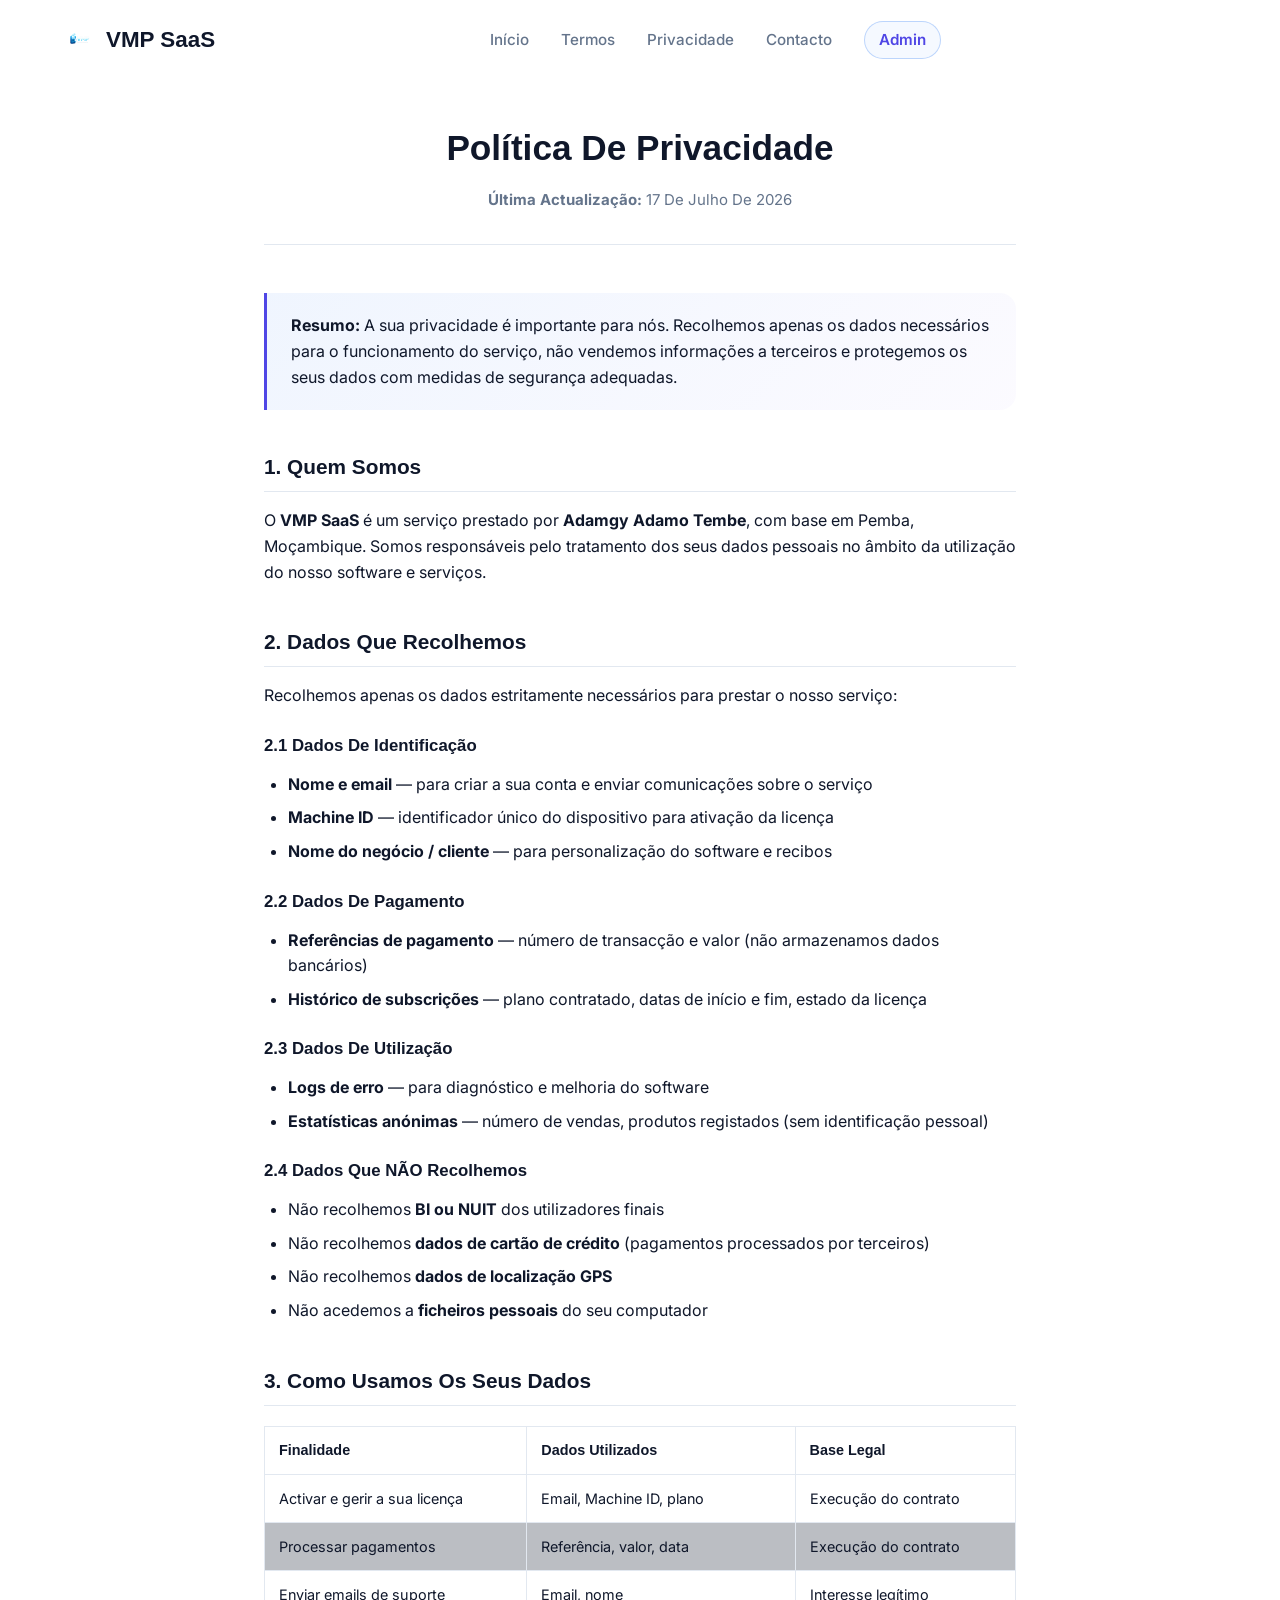
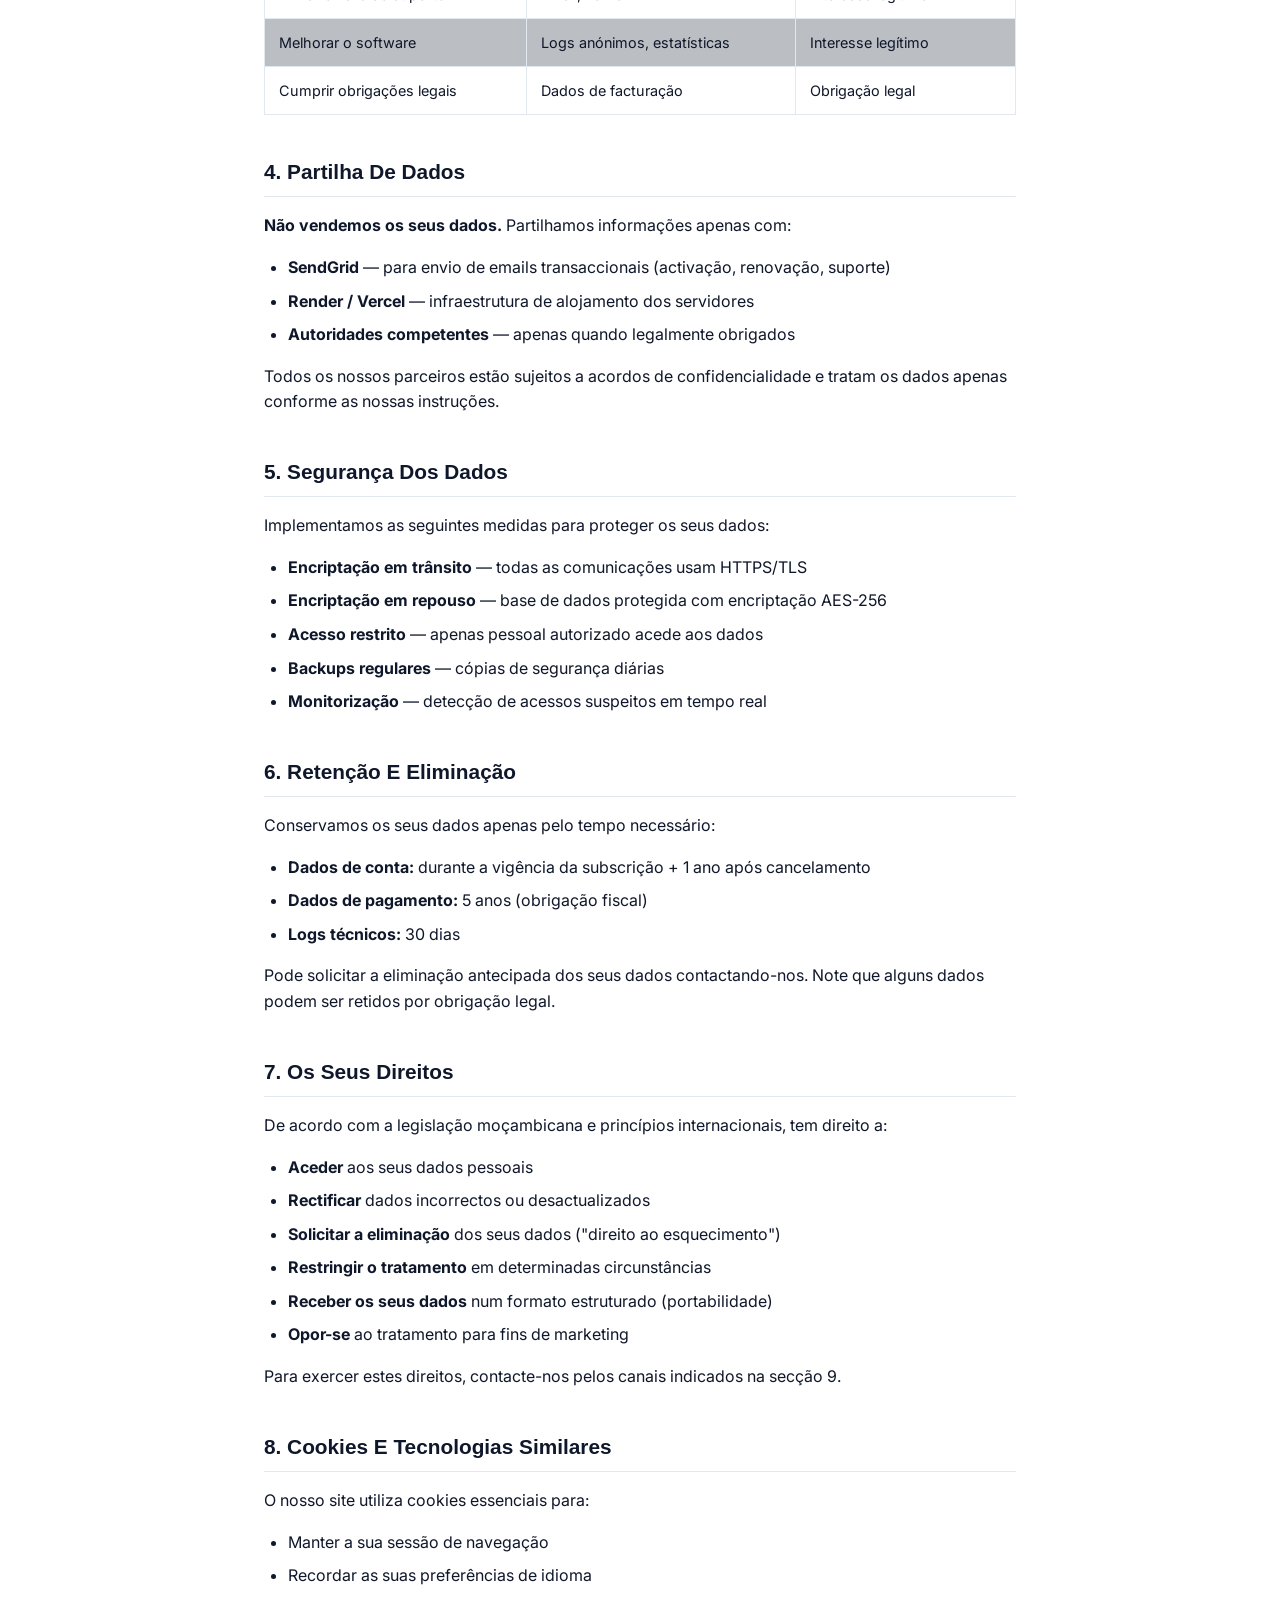
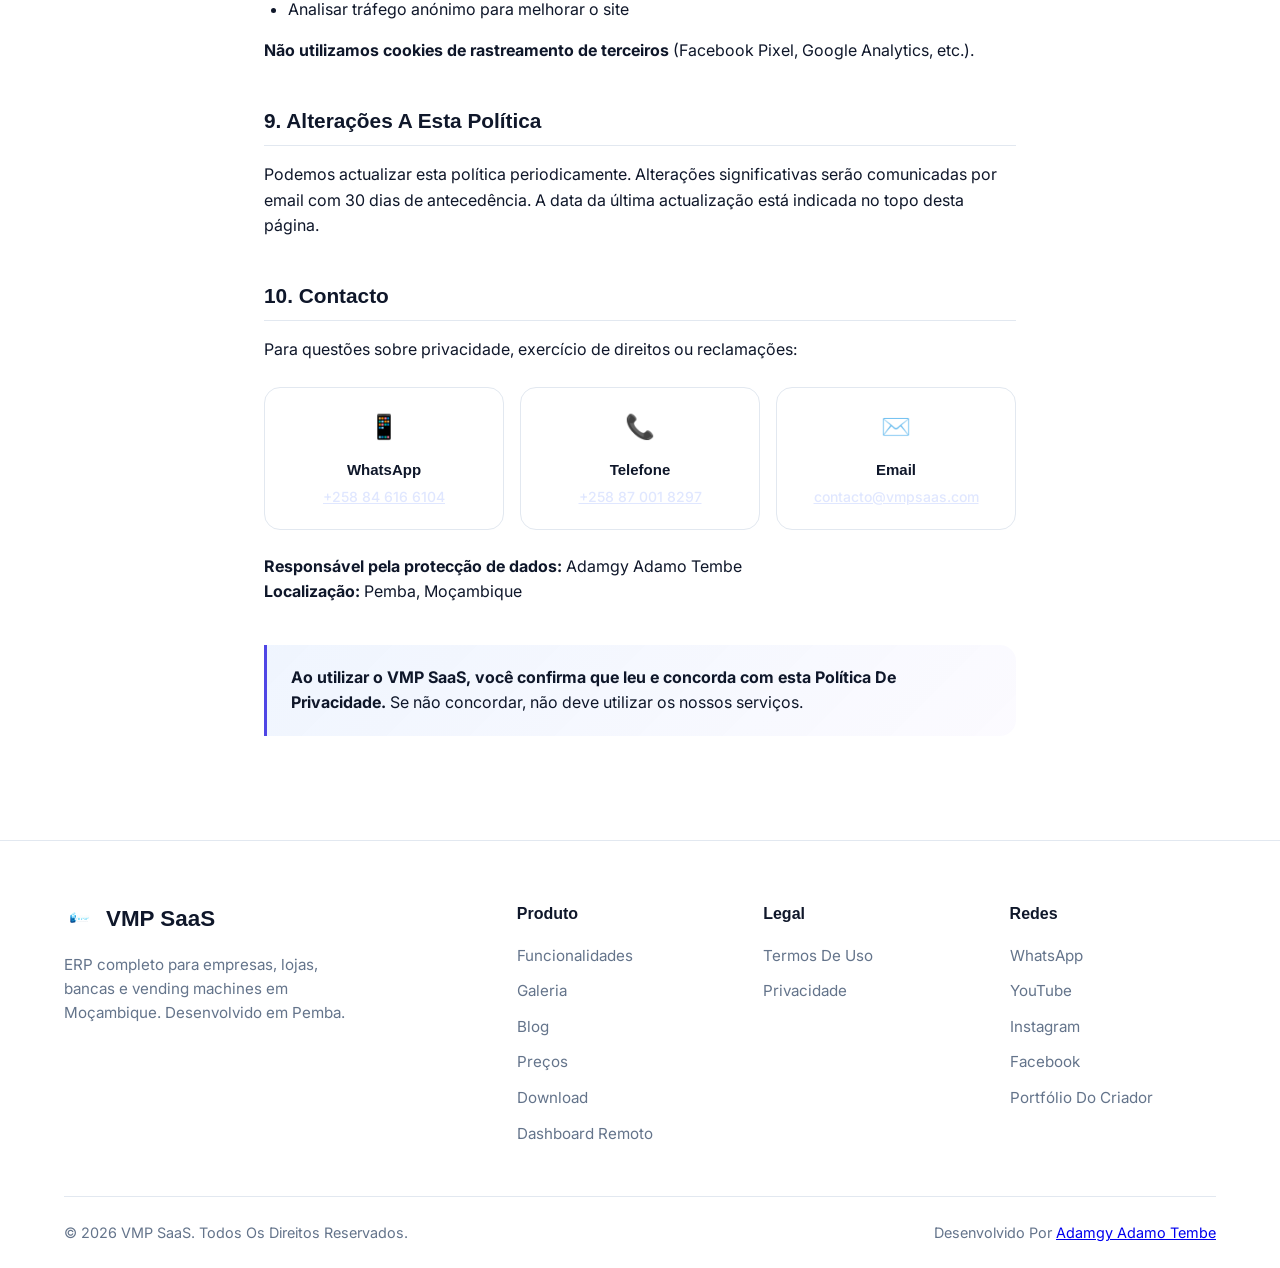
<file: privacidade.html>
<!DOCTYPE html>
<html lang="pt-MZ">
<head>
  <meta charset="UTF-8">
  <meta name="viewport" content="width=device-width, initial-scale=1.0">
  <meta name="description" content="Política de Privacidade do VMP SaaS — Como protegemos os seus dados em Moçambique.">
  <meta name="author" content="Adamgy Adamo Tembe">
  <meta name="theme-color" content="#0B1120">
  <link rel="canonical" href="https://www.vmpsaas.com/privacidade.html">
  <title>Política De Privacidade — VMP SaaS</title>
  <link rel="preconnect" href="https://fonts.googleapis.com">
  <link rel="preconnect" href="https://fonts.gstatic.com" crossorigin>
  <link href="https://fonts.googleapis.com/css2?family=Space+Grotesk:wght@400;500;600;700&family=Inter:wght@400;500;600;700&display=swap" rel="stylesheet">
  <link rel="manifest" href="manifest.json">
  <link rel="icon" type="image/png" href="assets/images/logo.png">
  <link rel="apple-touch-icon" href="assets/images/logo.png">
  <link rel="stylesheet" href="assets/css/style.css">
  <style>
    .legal-page { padding-top: 120px; padding-bottom: 80px; min-height: 100vh; }
    .legal-page .container { max-width: 800px; }
    .legal-header { text-align: center; margin-bottom: 48px; padding-bottom: 32px; border-bottom: 1px solid var(--border); }
    .legal-header h1 { font-family: var(--font-title); margin-bottom: 12px; font-size: 2.2rem; }
    .legal-header .date { color: var(--text-muted); font-size: 0.9375rem; }
    .legal-content h2 { font-family: var(--font-title); margin: 40px 0 16px; padding-bottom: 8px; border-bottom: 1px solid var(--border); font-size: 1.3rem; }
    .legal-content h3 { font-family: var(--font-title); margin: 24px 0 12px; color: var(--text-secondary); font-size: 1.05rem; }
    .legal-content p { margin-bottom: 16px; color: var(--text-secondary); }
    .legal-content ul, .legal-content ol { margin: 12px 0 16px 24px; color: var(--text-secondary); }
    .legal-content li { margin-bottom: 8px; }
    .legal-content a { color: var(--primary-light); font-weight: 500; }
    .legal-content a:hover { text-decoration: underline; }
    .legal-highlight {
      background: linear-gradient(135deg, rgba(59,130,246,0.08), rgba(167,139,250,0.04));
      border-left: 3px solid var(--primary); padding: 20px 24px;
      border-radius: 0 var(--radius) var(--radius) 0; margin: 24px 0;
    }
    .legal-highlight p { margin: 0; color: var(--text); }
    .legal-table { width: 100%; border-collapse: collapse; margin: 20px 0; font-size: 0.9rem; }
    .legal-table th, .legal-table td { padding: 12px 14px; text-align: left; border: 1px solid var(--border); }
    .legal-table th { background: var(--bg-elevated); font-family: var(--font-title); font-weight: 600; color: var(--text); }
    .legal-table td { color: var(--text-secondary); }
    .legal-table tr:nth-child(even) td { background: rgba(30,41,59,0.3); }
    .contact-grid-legal { display: grid; grid-template-columns: repeat(3, 1fr); gap: 16px; margin: 24px 0; }
    .contact-card-legal { background: var(--bg-elevated); border: 1px solid var(--border); border-radius: var(--radius); padding: 20px; text-align: center; transition: all 0.3s; }
    .contact-card-legal:hover { border-color: var(--primary); transform: translateY(-2px); }
    .contact-card-legal .icon { font-size: 1.5rem; margin-bottom: 12px; }
    .contact-card-legal h4 { font-family: var(--font-title); font-size: 0.9375rem; margin-bottom: 4px; }
    .contact-card-legal p { font-size: 0.875rem; margin: 0; }
    .contact-card-legal a { font-size: 0.875rem; font-weight: 500; }
    @media (max-width: 640px) { .contact-grid-legal { grid-template-columns: 1fr; } }
  </style>
</head>
<body>

<header class="site-header" id="header">
  <div class="container header-inner">
    <a href="/" class="brand">
      <img src="assets/images/logo.png" alt="VMP SaaS">
      <span>VMP SaaS</span>
    </a>
    <nav class="main-nav" id="mainNav">
      <a href="/">Início</a>
      <a href="termos.html">Termos</a>
      <a href="privacidade.html">Privacidade</a>
      <a href="/#contacto">Contacto</a>
      <a href="https://admin.vmpsaas.com" target="_blank" style="color: var(--primary); font-weight:600; border:1px solid rgba(59,130,246,0.3); padding:6px 14px; border-radius:20px; background:rgba(59,130,246,0.05);">Admin</a>
    </nav>
    <div class="header-actions">
      <button class="nav-toggle" id="navToggle" aria-label="Menu"><span></span><span></span><span></span></button>
    </div>
  </div>
</header>

<main class="legal-page">
  <div class="container">
    <div class="legal-header">
      <h1>Política De Privacidade</h1>
      <p class="date"><strong>Última Actualização:</strong> 17 De Julho De 2026</p>
    </div>

    <div class="legal-content">
      <div class="legal-highlight">
        <p><strong>Resumo:</strong> A sua privacidade é importante para nós. Recolhemos apenas os dados necessários para o funcionamento do serviço, não vendemos informações a terceiros e protegemos os seus dados com medidas de segurança adequadas.</p>
      </div>

      <h2>1. Quem Somos</h2>
      <p>O <strong>VMP SaaS</strong> é um serviço prestado por <strong>Adamgy Adamo Tembe</strong>, com base em Pemba, Moçambique. Somos responsáveis pelo tratamento dos seus dados pessoais no âmbito da utilização do nosso software e serviços.</p>

      <h2>2. Dados Que Recolhemos</h2>
      <p>Recolhemos apenas os dados estritamente necessários para prestar o nosso serviço:</p>

      <h3>2.1 Dados De Identificação</h3>
      <ul>
        <li><strong>Nome e email</strong> — para criar a sua conta e enviar comunicações sobre o serviço</li>
        <li><strong>Machine ID</strong> — identificador único do dispositivo para ativação da licença</li>
        <li><strong>Nome do negócio / cliente</strong> — para personalização do software e recibos</li>
      </ul>

      <h3>2.2 Dados De Pagamento</h3>
      <ul>
        <li><strong>Referências de pagamento</strong> — número de transacção e valor (não armazenamos dados bancários)</li>
        <li><strong>Histórico de subscrições</strong> — plano contratado, datas de início e fim, estado da licença</li>
      </ul>

      <h3>2.3 Dados De Utilização</h3>
      <ul>
        <li><strong>Logs de erro</strong> — para diagnóstico e melhoria do software</li>
        <li><strong>Estatísticas anónimas</strong> — número de vendas, produtos registados (sem identificação pessoal)</li>
      </ul>

      <h3>2.4 Dados Que NÃO Recolhemos</h3>
      <ul>
        <li>Não recolhemos <strong>BI ou NUIT</strong> dos utilizadores finais</li>
        <li>Não recolhemos <strong>dados de cartão de crédito</strong> (pagamentos processados por terceiros)</li>
        <li>Não recolhemos <strong>dados de localização GPS</strong></li>
        <li>Não acedemos a <strong>ficheiros pessoais</strong> do seu computador</li>
      </ul>

      <h2>3. Como Usamos Os Seus Dados</h2>
      <table class="legal-table">
        <thead><tr><th>Finalidade</th><th>Dados Utilizados</th><th>Base Legal</th></tr></thead>
        <tbody>
          <tr><td>Activar e gerir a sua licença</td><td>Email, Machine ID, plano</td><td>Execução do contrato</td></tr>
          <tr><td>Processar pagamentos</td><td>Referência, valor, data</td><td>Execução do contrato</td></tr>
          <tr><td>Enviar emails de suporte</td><td>Email, nome</td><td>Interesse legítimo</td></tr>
          <tr><td>Melhorar o software</td><td>Logs anónimos, estatísticas</td><td>Interesse legítimo</td></tr>
          <tr><td>Cumprir obrigações legais</td><td>Dados de facturação</td><td>Obrigação legal</td></tr>
        </tbody>
      </table>

      <h2>4. Partilha De Dados</h2>
      <p><strong>Não vendemos os seus dados.</strong> Partilhamos informações apenas com:</p>
      <ul>
        <li><strong>SendGrid</strong> — para envio de emails transaccionais (activação, renovação, suporte)</li>
        <li><strong>Render / Vercel</strong> — infraestrutura de alojamento dos servidores</li>
        <li><strong>Autoridades competentes</strong> — apenas quando legalmente obrigados</li>
      </ul>
      <p>Todos os nossos parceiros estão sujeitos a acordos de confidencialidade e tratam os dados apenas conforme as nossas instruções.</p>

      <h2>5. Segurança Dos Dados</h2>
      <p>Implementamos as seguintes medidas para proteger os seus dados:</p>
      <ul>
        <li><strong>Encriptação em trânsito</strong> — todas as comunicações usam HTTPS/TLS</li>
        <li><strong>Encriptação em repouso</strong> — base de dados protegida com encriptação AES-256</li>
        <li><strong>Acesso restrito</strong> — apenas pessoal autorizado acede aos dados</li>
        <li><strong>Backups regulares</strong> — cópias de segurança diárias</li>
        <li><strong>Monitorização</strong> — detecção de acessos suspeitos em tempo real</li>
      </ul>

      <h2>6. Retenção E Eliminação</h2>
      <p>Conservamos os seus dados apenas pelo tempo necessário:</p>
      <ul>
        <li><strong>Dados de conta:</strong> durante a vigência da subscrição + 1 ano após cancelamento</li>
        <li><strong>Dados de pagamento:</strong> 5 anos (obrigação fiscal)</li>
        <li><strong>Logs técnicos:</strong> 30 dias</li>
      </ul>
      <p>Pode solicitar a eliminação antecipada dos seus dados contactando-nos. Note que alguns dados podem ser retidos por obrigação legal.</p>

      <h2>7. Os Seus Direitos</h2>
      <p>De acordo com a legislação moçambicana e princípios internacionais, tem direito a:</p>
      <ul>
        <li><strong>Aceder</strong> aos seus dados pessoais</li>
        <li><strong>Rectificar</strong> dados incorrectos ou desactualizados</li>
        <li><strong>Solicitar a eliminação</strong> dos seus dados ("direito ao esquecimento")</li>
        <li><strong>Restringir o tratamento</strong> em determinadas circunstâncias</li>
        <li><strong>Receber os seus dados</strong> num formato estruturado (portabilidade)</li>
        <li><strong>Opor-se</strong> ao tratamento para fins de marketing</li>
      </ul>
      <p>Para exercer estes direitos, contacte-nos pelos canais indicados na secção 9.</p>

      <h2>8. Cookies E Tecnologias Similares</h2>
      <p>O nosso site utiliza cookies essenciais para:</p>
      <ul>
        <li>Manter a sua sessão de navegação</li>
        <li>Recordar as suas preferências de idioma</li>
        <li>Analisar tráfego anónimo para melhorar o site</li>
      </ul>
      <p><strong>Não utilizamos cookies de rastreamento de terceiros</strong> (Facebook Pixel, Google Analytics, etc.).</p>

      <h2>9. Alterações A Esta Política</h2>
      <p>Podemos actualizar esta política periodicamente. Alterações significativas serão comunicadas por email com 30 dias de antecedência. A data da última actualização está indicada no topo desta página.</p>

      <h2>10. Contacto</h2>
      <p>Para questões sobre privacidade, exercício de direitos ou reclamações:</p>
      <div class="contact-grid-legal">
        <div class="contact-card-legal">
          <div class="icon">📱</div>
          <h4>WhatsApp</h4>
          <p><a href="https://wa.me/258846166104" target="_blank" rel="noopener">+258 84 616 6104</a></p>
        </div>
        <div class="contact-card-legal">
          <div class="icon">📞</div>
          <h4>Telefone</h4>
          <p><a href="tel:+258870018297">+258 87 001 8297</a></p>
        </div>
        <div class="contact-card-legal">
          <div class="icon">✉️</div>
          <h4>Email</h4>
          <p><a href="mailto:contacto@vmpsaas.com">contacto@vmpsaas.com</a></p>
        </div>
      </div>
      <p style="margin-top: 24px;"><strong>Responsável pela protecção de dados:</strong> Adamgy Adamo Tembe<br><strong>Localização:</strong> Pemba, Moçambique</p>

      <div class="legal-highlight" style="margin-top: 40px;">
        <p><strong>Ao utilizar o VMP SaaS, você confirma que leu e concorda com esta Política De Privacidade.</strong> Se não concordar, não deve utilizar os nossos serviços.</p>
      </div>
    </div>
  </div>
</main>

<footer class="site-footer">
  <div class="container">
    <div class="footer-grid">
      <div class="footer-brand">
        <a href="/" class="brand">
          <img src="assets/images/logo.png" alt="VMP SaaS">
          <span>VMP SaaS</span>
        </a>
        <p>ERP completo para empresas, lojas, bancas e vending machines em Moçambique. Desenvolvido em Pemba.</p>
      </div>
      <div class="footer-col">
        <h4>Produto</h4>
        <ul>
          <li><a href="/#funcionalidades">Funcionalidades</a></li>
          <li><a href="/#galeria">Galeria</a></li>
          <li><a href="/#blog">Blog</a></li>
          <li><a href="/#precos">Preços</a></li>
          <li><a href="/#download">Download</a></li>
          <li><a href="dashboard.html">Dashboard Remoto</a></li>
        </ul>
      </div>
      <div class="footer-col">
        <h4>Legal</h4>
        <ul>
          <li><a href="termos.html">Termos De Uso</a></li>
          <li><a href="privacidade.html">Privacidade</a></li>
        </ul>
      </div>
      <div class="footer-col">
        <h4>Redes</h4>
        <ul>
          <li><a href="https://wa.me/258846166104" target="_blank" rel="noopener">WhatsApp</a></li>
          <li><a href="https://www.youtube.com/@vmpsaas" target="_blank" rel="noopener">YouTube</a></li>
          <li><a href="https://www.instagram.com/rozay_camuflado" target="_blank" rel="noopener">Instagram</a></li>
          <li><a href="https://www.facebook.com/share/1D7jcPzTu9/" target="_blank" rel="noopener">Facebook</a></li>
          <li><a href="https://adamgy.vmpsaas.com/" target="_blank" rel="noopener">Portfólio Do Criador</a></li>
        </ul>
      </div>
    </div>
    <div class="footer-bottom">
      <span>&copy; 2026 VMP SaaS. Todos Os Direitos Reservados.</span>
      <span>Desenvolvido Por <a href="https://www.instagram.com/rozay_camuflado" target="_blank" rel="noopener">Adamgy Adamo Tembe</a></span>
    </div>
  </div>
</footer>

<script src="assets/js/script.js"></script>
</body>
</html>
</file>
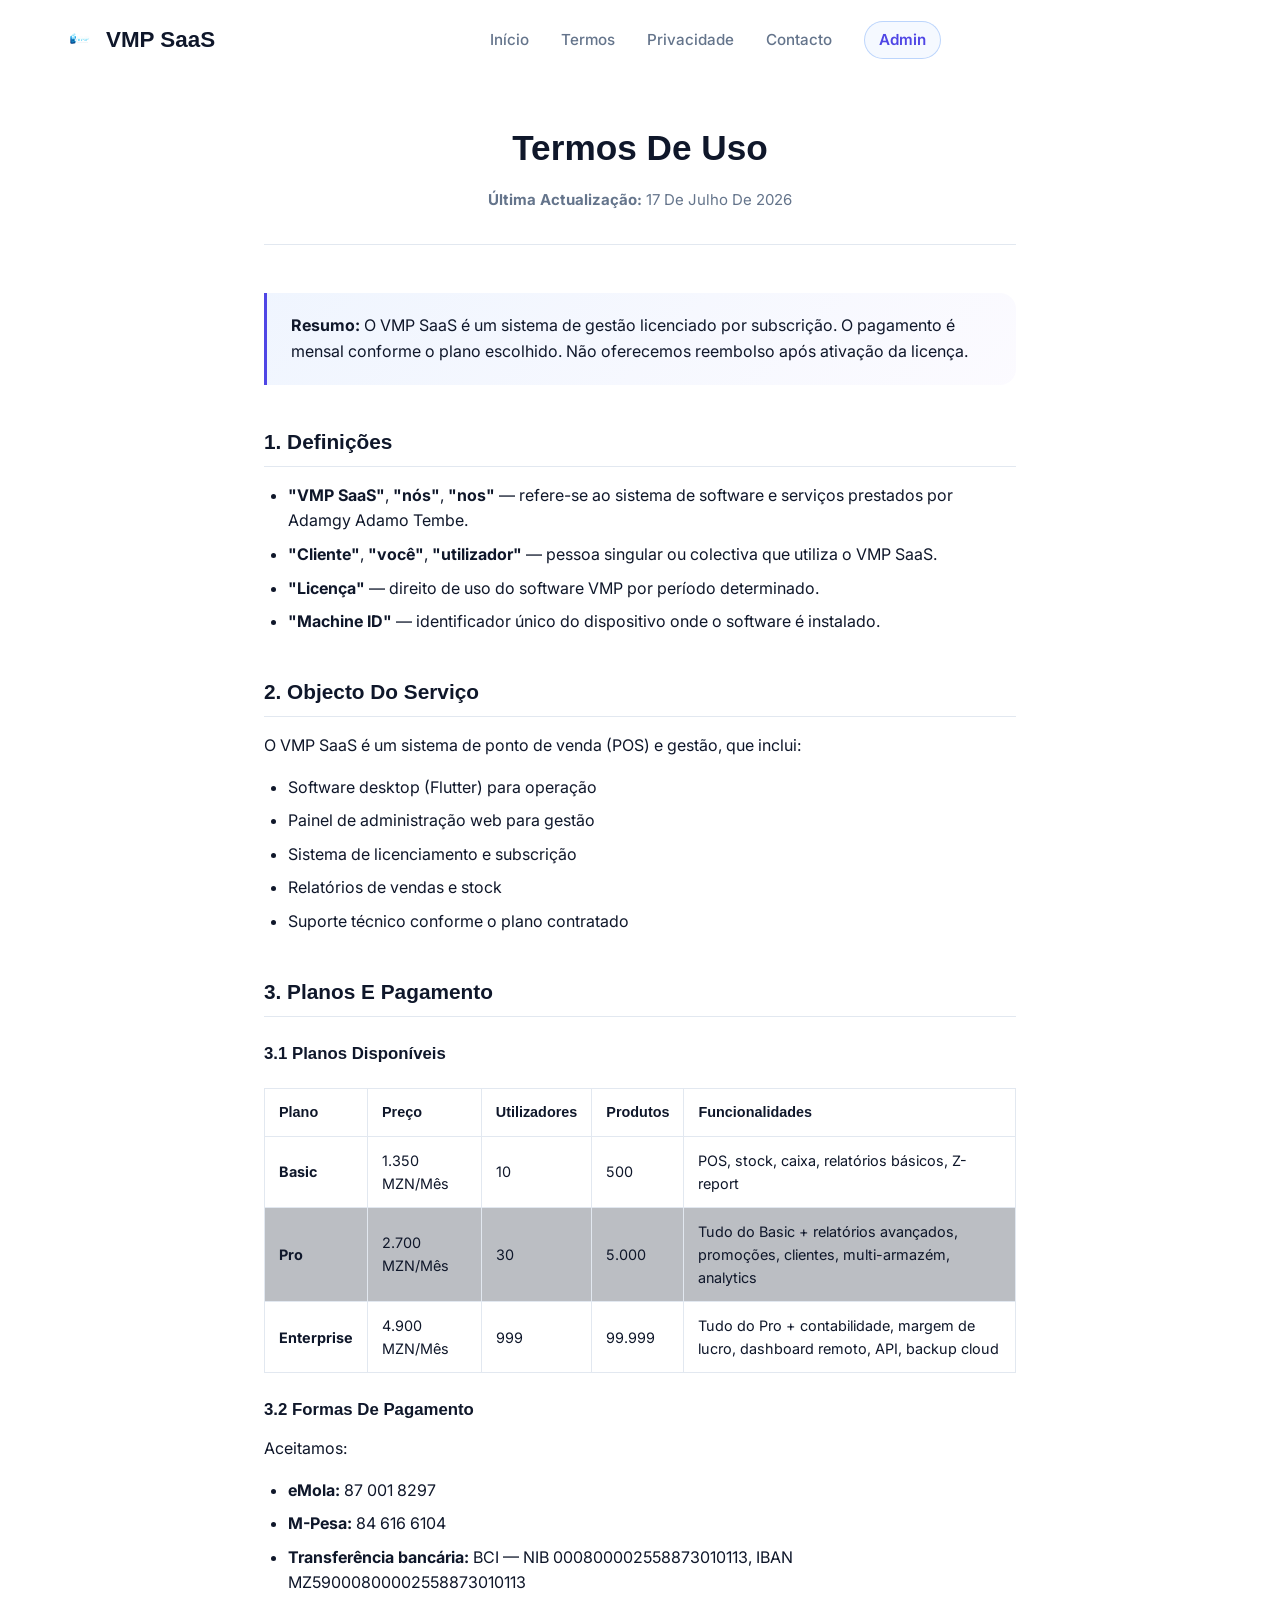
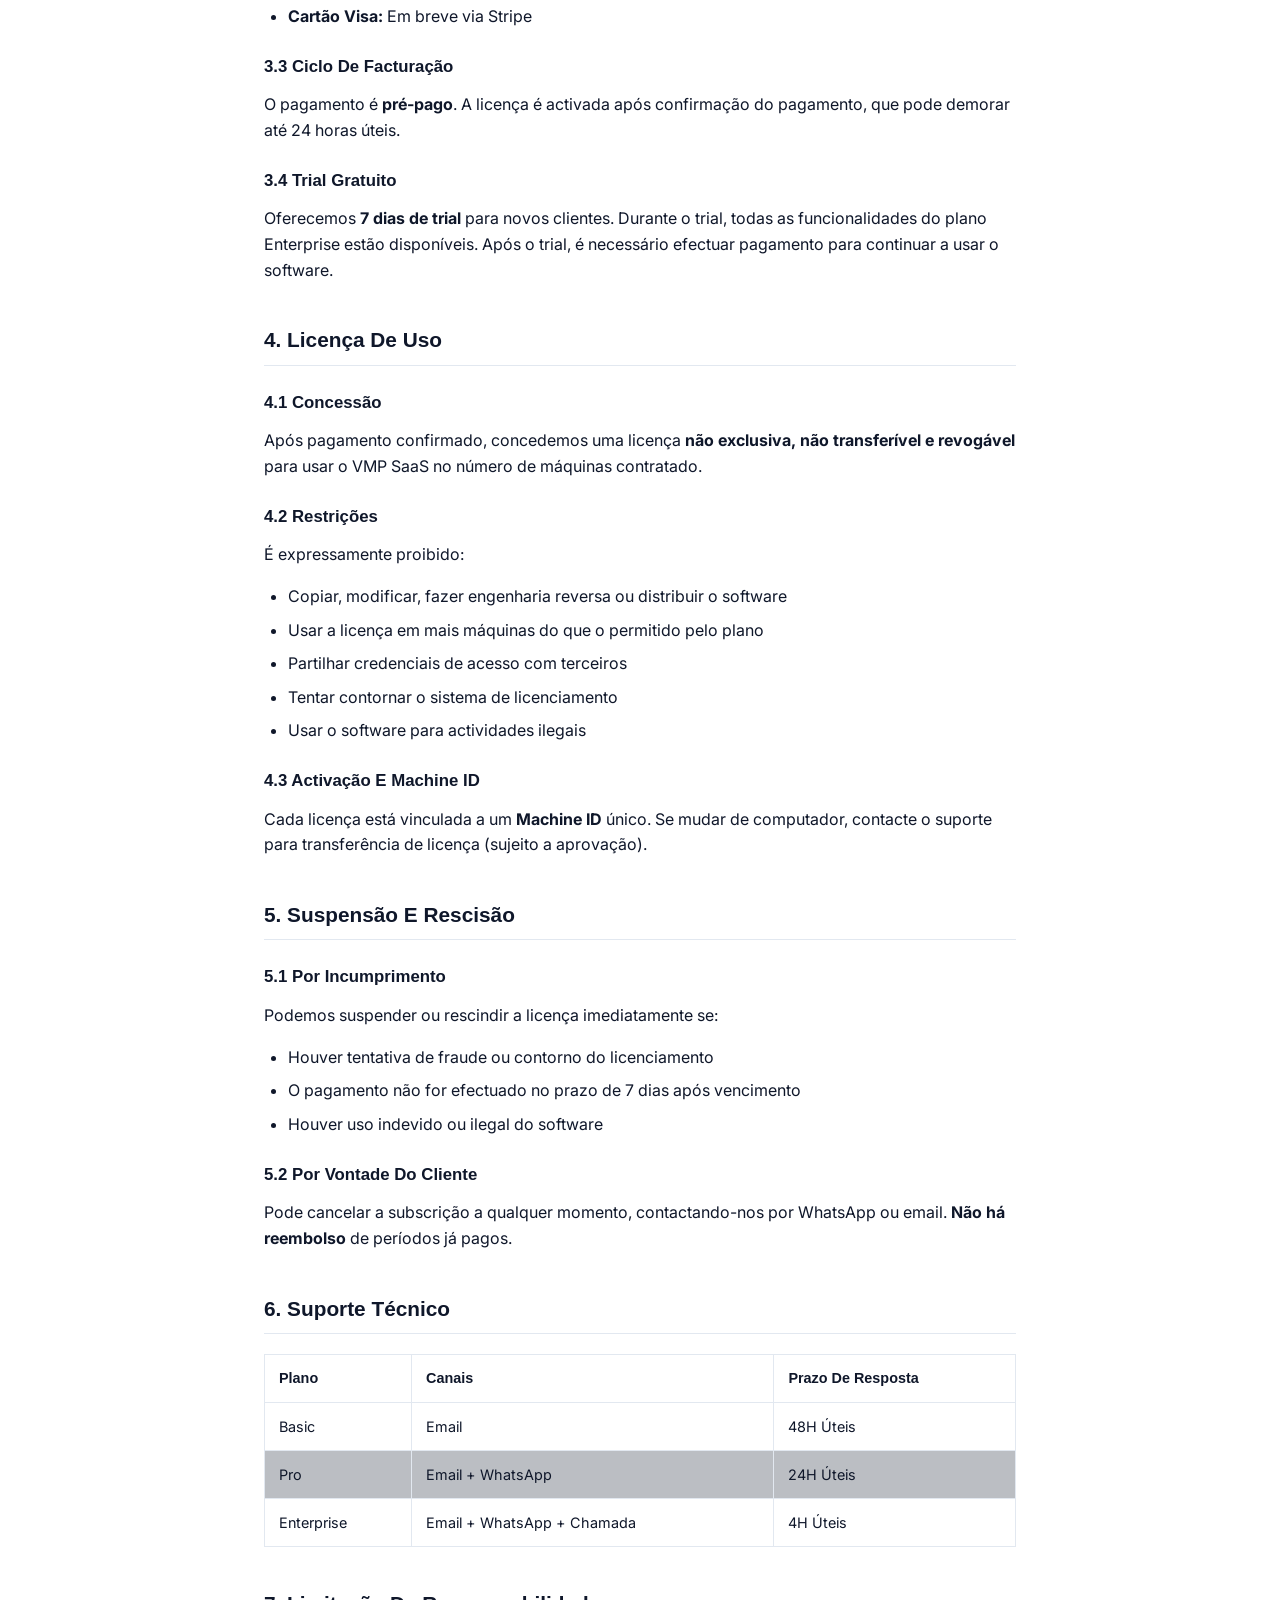
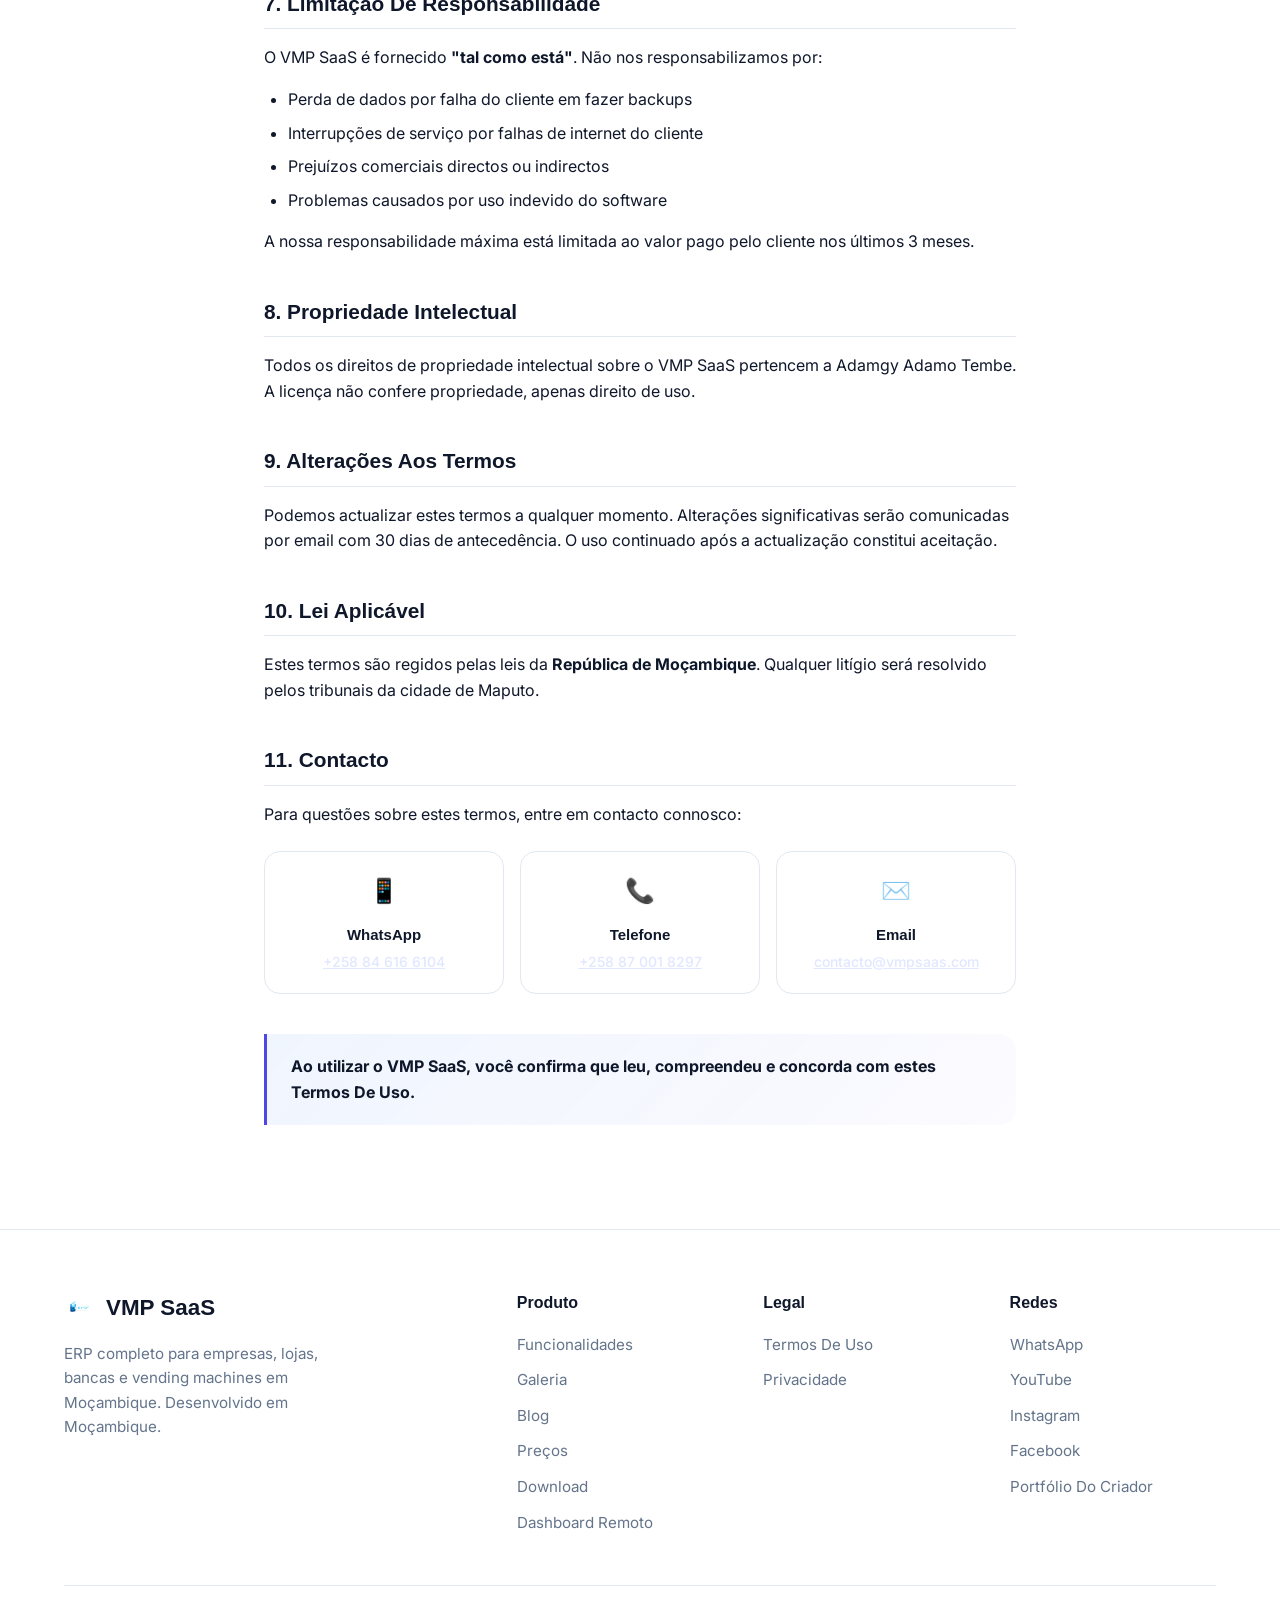
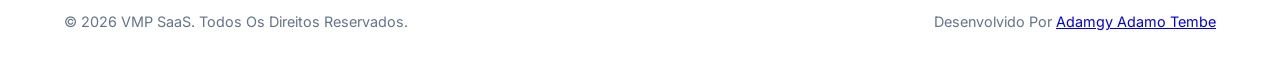
<file: termos.html>
<!DOCTYPE html>
<html lang="pt-MZ">
<head>
  <meta charset="UTF-8">
  <meta name="viewport" content="width=device-width, initial-scale=1.0">
  <meta name="description" content="Termos de Uso do VMP SaaS — Sistema de gestão para Moçambique.">
  <meta name="author" content="Adamgy Adamo Tembe">
  <meta name="theme-color" content="#0B1120">
  <link rel="canonical" href="https://www.vmpsaas.com/termos.html">
  <title>Termos De Uso — VMP SaaS</title>
  <link rel="preconnect" href="https://fonts.googleapis.com">
  <link rel="preconnect" href="https://fonts.gstatic.com" crossorigin>
  <link href="https://fonts.googleapis.com/css2?family=Space+Grotesk:wght@400;500;600;700&family=Inter:wght@400;500;600;700&display=swap" rel="stylesheet">
  <link rel="manifest" href="manifest.json">
  <link rel="icon" type="image/png" href="assets/images/logo.png">
  <link rel="apple-touch-icon" href="assets/images/logo.png">
  <link rel="stylesheet" href="assets/css/style.css">
  <style>
    .legal-page { padding-top: 120px; padding-bottom: 80px; min-height: 100vh; }
    .legal-page .container { max-width: 800px; }
    .legal-header { text-align: center; margin-bottom: 48px; padding-bottom: 32px; border-bottom: 1px solid var(--border); }
    .legal-header h1 { font-family: var(--font-title); margin-bottom: 12px; font-size: 2.2rem; }
    .legal-header .date { color: var(--text-muted); font-size: 0.9375rem; }
    .legal-content h2 { font-family: var(--font-title); margin: 40px 0 16px; padding-bottom: 8px; border-bottom: 1px solid var(--border); font-size: 1.3rem; }
    .legal-content h3 { font-family: var(--font-title); margin: 24px 0 12px; color: var(--text-secondary); font-size: 1.05rem; }
    .legal-content p { margin-bottom: 16px; color: var(--text-secondary); }
    .legal-content ul, .legal-content ol { margin: 12px 0 16px 24px; color: var(--text-secondary); }
    .legal-content li { margin-bottom: 8px; }
    .legal-content a { color: var(--primary-light); font-weight: 500; }
    .legal-content a:hover { text-decoration: underline; }
    .legal-highlight {
      background: linear-gradient(135deg, rgba(59,130,246,0.08), rgba(167,139,250,0.04));
      border-left: 3px solid var(--primary); padding: 20px 24px;
      border-radius: 0 var(--radius) var(--radius) 0; margin: 24px 0;
    }
    .legal-highlight p { margin: 0; color: var(--text); }
    .legal-table { width: 100%; border-collapse: collapse; margin: 20px 0; font-size: 0.9rem; }
    .legal-table th, .legal-table td { padding: 12px 14px; text-align: left; border: 1px solid var(--border); }
    .legal-table th { background: var(--bg-elevated); font-family: var(--font-title); font-weight: 600; color: var(--text); }
    .legal-table td { color: var(--text-secondary); }
    .legal-table tr:nth-child(even) td { background: rgba(30,41,59,0.3); }
    .contact-grid-legal { display: grid; grid-template-columns: repeat(3, 1fr); gap: 16px; margin: 24px 0; }
    .contact-card-legal { background: var(--bg-elevated); border: 1px solid var(--border); border-radius: var(--radius); padding: 20px; text-align: center; transition: all 0.3s; }
    .contact-card-legal:hover { border-color: var(--primary); transform: translateY(-2px); }
    .contact-card-legal .icon { font-size: 1.5rem; margin-bottom: 12px; }
    .contact-card-legal h4 { font-family: var(--font-title); font-size: 0.9375rem; margin-bottom: 4px; }
    .contact-card-legal p { font-size: 0.875rem; margin: 0; }
    .contact-card-legal a { font-size: 0.875rem; font-weight: 500; }
    @media (max-width: 640px) { .contact-grid-legal { grid-template-columns: 1fr; } }
  </style>
</head>
<body>

<header class="site-header" id="header">
  <div class="container header-inner">
    <a href="/" class="brand">
      <img src="assets/images/logo.png" alt="VMP SaaS">
      <span>VMP SaaS</span>
    </a>
    <nav class="main-nav" id="mainNav">
      <a href="/">Início</a>
      <a href="termos.html">Termos</a>
      <a href="privacidade.html">Privacidade</a>
      <a href="/#contacto">Contacto</a>
      <a href="https://admin.vmpsaas.com" target="_blank" style="color: var(--primary); font-weight:600; border:1px solid rgba(59,130,246,0.3); padding:6px 14px; border-radius:20px; background:rgba(59,130,246,0.05);">Admin</a>
    </nav>
    <div class="header-actions">
      <button class="nav-toggle" id="navToggle" aria-label="Menu"><span></span><span></span><span></span></button>
    </div>
  </div>
</header>

<main class="legal-page">
  <div class="container">
    <div class="legal-header">
      <h1>Termos De Uso</h1>
      <p class="date"><strong>Última Actualização:</strong> 17 De Julho De 2026</p>
    </div>

    <div class="legal-content">
      <div class="legal-highlight">
        <p><strong>Resumo:</strong> O VMP SaaS é um sistema de gestão licenciado por subscrição. O pagamento é mensal conforme o plano escolhido. Não oferecemos reembolso após ativação da licença.</p>
      </div>

      <h2>1. Definições</h2>
      <ul>
        <li><strong>"VMP SaaS"</strong>, <strong>"nós"</strong>, <strong>"nos"</strong> — refere-se ao sistema de software e serviços prestados por Adamgy Adamo Tembe.</li>
        <li><strong>"Cliente"</strong>, <strong>"você"</strong>, <strong>"utilizador"</strong> — pessoa singular ou colectiva que utiliza o VMP SaaS.</li>
        <li><strong>"Licença"</strong> — direito de uso do software VMP por período determinado.</li>
        <li><strong>"Machine ID"</strong> — identificador único do dispositivo onde o software é instalado.</li>
      </ul>

      <h2>2. Objecto Do Serviço</h2>
      <p>O VMP SaaS é um sistema de ponto de venda (POS) e gestão, que inclui:</p>
      <ul>
        <li>Software desktop (Flutter) para operação</li>
        <li>Painel de administração web para gestão</li>
        <li>Sistema de licenciamento e subscrição</li>
        <li>Relatórios de vendas e stock</li>
        <li>Suporte técnico conforme o plano contratado</li>
      </ul>

      <h2>3. Planos E Pagamento</h2>
      <h3>3.1 Planos Disponíveis</h3>
      <table class="legal-table">
        <thead><tr><th>Plano</th><th>Preço</th><th>Utilizadores</th><th>Produtos</th><th>Funcionalidades</th></tr></thead>
        <tbody>
          <tr><td><strong>Basic</strong></td><td>1.350 MZN/Mês</td><td>10</td><td>500</td><td>POS, stock, caixa, relatórios básicos, Z-report</td></tr>
          <tr><td><strong>Pro</strong></td><td>2.700 MZN/Mês</td><td>30</td><td>5.000</td><td>Tudo do Basic + relatórios avançados, promoções, clientes, multi-armazém, analytics</td></tr>
          <tr><td><strong>Enterprise</strong></td><td>4.900 MZN/Mês</td><td>999</td><td>99.999</td><td>Tudo do Pro + contabilidade, margem de lucro, dashboard remoto, API, backup cloud</td></tr>
        </tbody>
      </table>

      <h3>3.2 Formas De Pagamento</h3>
      <p>Aceitamos:</p>
      <ul>
        <li><strong>eMola:</strong> 87 001 8297</li>
        <li><strong>M-Pesa:</strong> 84 616 6104</li>
        <li><strong>Transferência bancária:</strong> BCI — NIB 000800002558873010113, IBAN MZ59000800002558873010113</li>
        <li><strong>Cartão Visa:</strong> Em breve via Stripe</li>
      </ul>

      <h3>3.3 Ciclo De Facturação</h3>
      <p>O pagamento é <strong>pré-pago</strong>. A licença é activada após confirmação do pagamento, que pode demorar até 24 horas úteis.</p>

      <h3>3.4 Trial Gratuito</h3>
      <p>Oferecemos <strong>7 dias de trial</strong> para novos clientes. Durante o trial, todas as funcionalidades do plano Enterprise estão disponíveis. Após o trial, é necessário efectuar pagamento para continuar a usar o software.</p>

      <h2>4. Licença De Uso</h2>
      <h3>4.1 Concessão</h3>
      <p>Após pagamento confirmado, concedemos uma licença <strong>não exclusiva, não transferível e revogável</strong> para usar o VMP SaaS no número de máquinas contratado.</p>

      <h3>4.2 Restrições</h3>
      <p>É expressamente proibido:</p>
      <ul>
        <li>Copiar, modificar, fazer engenharia reversa ou distribuir o software</li>
        <li>Usar a licença em mais máquinas do que o permitido pelo plano</li>
        <li>Partilhar credenciais de acesso com terceiros</li>
        <li>Tentar contornar o sistema de licenciamento</li>
        <li>Usar o software para actividades ilegais</li>
      </ul>

      <h3>4.3 Activação E Machine ID</h3>
      <p>Cada licença está vinculada a um <strong>Machine ID</strong> único. Se mudar de computador, contacte o suporte para transferência de licença (sujeito a aprovação).</p>

      <h2>5. Suspensão E Rescisão</h2>
      <h3>5.1 Por Incumprimento</h3>
      <p>Podemos suspender ou rescindir a licença imediatamente se:</p>
      <ul>
        <li>Houver tentativa de fraude ou contorno do licenciamento</li>
        <li>O pagamento não for efectuado no prazo de 7 dias após vencimento</li>
        <li>Houver uso indevido ou ilegal do software</li>
      </ul>

      <h3>5.2 Por Vontade Do Cliente</h3>
      <p>Pode cancelar a subscrição a qualquer momento, contactando-nos por WhatsApp ou email. <strong>Não há reembolso</strong> de períodos já pagos.</p>

      <h2>6. Suporte Técnico</h2>
      <table class="legal-table">
        <thead><tr><th>Plano</th><th>Canais</th><th>Prazo De Resposta</th></tr></thead>
        <tbody>
          <tr><td>Basic</td><td>Email</td><td>48H Úteis</td></tr>
          <tr><td>Pro</td><td>Email + WhatsApp</td><td>24H Úteis</td></tr>
          <tr><td>Enterprise</td><td>Email + WhatsApp + Chamada</td><td>4H Úteis</td></tr>
        </tbody>
      </table>

      <h2>7. Limitação De Responsabilidade</h2>
      <p>O VMP SaaS é fornecido <strong>"tal como está"</strong>. Não nos responsabilizamos por:</p>
      <ul>
        <li>Perda de dados por falha do cliente em fazer backups</li>
        <li>Interrupções de serviço por falhas de internet do cliente</li>
        <li>Prejuízos comerciais directos ou indirectos</li>
        <li>Problemas causados por uso indevido do software</li>
      </ul>
      <p>A nossa responsabilidade máxima está limitada ao valor pago pelo cliente nos últimos 3 meses.</p>

      <h2>8. Propriedade Intelectual</h2>
      <p>Todos os direitos de propriedade intelectual sobre o VMP SaaS pertencem a Adamgy Adamo Tembe. A licença não confere propriedade, apenas direito de uso.</p>

      <h2>9. Alterações Aos Termos</h2>
      <p>Podemos actualizar estes termos a qualquer momento. Alterações significativas serão comunicadas por email com 30 dias de antecedência. O uso continuado após a actualização constitui aceitação.</p>

      <h2>10. Lei Aplicável</h2>
      <p>Estes termos são regidos pelas leis da <strong>República de Moçambique</strong>. Qualquer litígio será resolvido pelos tribunais da cidade de Maputo.</p>

      <h2>11. Contacto</h2>
      <p>Para questões sobre estes termos, entre em contacto connosco:</p>
      <div class="contact-grid-legal">
        <div class="contact-card-legal">
          <div class="icon">📱</div>
          <h4>WhatsApp</h4>
          <p><a href="https://wa.me/258846166104" target="_blank" rel="noopener">+258 84 616 6104</a></p>
        </div>
        <div class="contact-card-legal">
          <div class="icon">📞</div>
          <h4>Telefone</h4>
          <p><a href="tel:+258870018297">+258 87 001 8297</a></p>
        </div>
        <div class="contact-card-legal">
          <div class="icon">✉️</div>
          <h4>Email</h4>
          <p><a href="mailto:contacto@vmpsaas.com">contacto@vmpsaas.com</a></p>
        </div>
      </div>

      <div class="legal-highlight" style="margin-top: 40px;">
        <p><strong>Ao utilizar o VMP SaaS, você confirma que leu, compreendeu e concorda com estes Termos De Uso.</strong></p>
      </div>
    </div>
  </div>
</main>

<footer class="site-footer">
  <div class="container">
    <div class="footer-grid">
      <div class="footer-brand">
        <a href="/" class="brand">
          <img src="assets/images/logo.png" alt="VMP SaaS">
          <span>VMP SaaS</span>
        </a>
        <p>ERP completo para empresas, lojas, bancas e vending machines em Moçambique. Desenvolvido em Moçambique.</p>
      </div>
      <div class="footer-col">
        <h4>Produto</h4>
        <ul>
          <li><a href="/#funcionalidades">Funcionalidades</a></li>
          <li><a href="/#galeria">Galeria</a></li>
          <li><a href="/#blog">Blog</a></li>
          <li><a href="/#precos">Preços</a></li>
          <li><a href="/#download">Download</a></li>
          <li><a href="dashboard.html">Dashboard Remoto</a></li>
        </ul>
      </div>
      <div class="footer-col">
        <h4>Legal</h4>
        <ul>
          <li><a href="termos.html">Termos De Uso</a></li>
          <li><a href="privacidade.html">Privacidade</a></li>
        </ul>
      </div>
      <div class="footer-col">
        <h4>Redes</h4>
        <ul>
          <li><a href="https://wa.me/258846166104" target="_blank" rel="noopener">WhatsApp</a></li>
          <li><a href="https://www.youtube.com/@vmpsaas" target="_blank" rel="noopener">YouTube</a></li>
          <li><a href="https://www.instagram.com/rozay_camuflado" target="_blank" rel="noopener">Instagram</a></li>
          <li><a href="https://www.facebook.com/share/1D7jcPzTu9/" target="_blank" rel="noopener">Facebook</a></li>
          <li><a href="https://adamgy.vmpsaas.com/" target="_blank" rel="noopener">Portfólio Do Criador</a></li>
        </ul>
      </div>
    </div>
    <div class="footer-bottom">
      <span>&copy; 2026 VMP SaaS. Todos Os Direitos Reservados.</span>
      <span>Desenvolvido Por <a href="https://www.instagram.com/rozay_camuflado" target="_blank" rel="noopener">Adamgy Adamo Tembe</a></span>
    </div>
  </div>
</footer>

<script src="assets/js/script.js"></script>
</body>
</html>
</file>
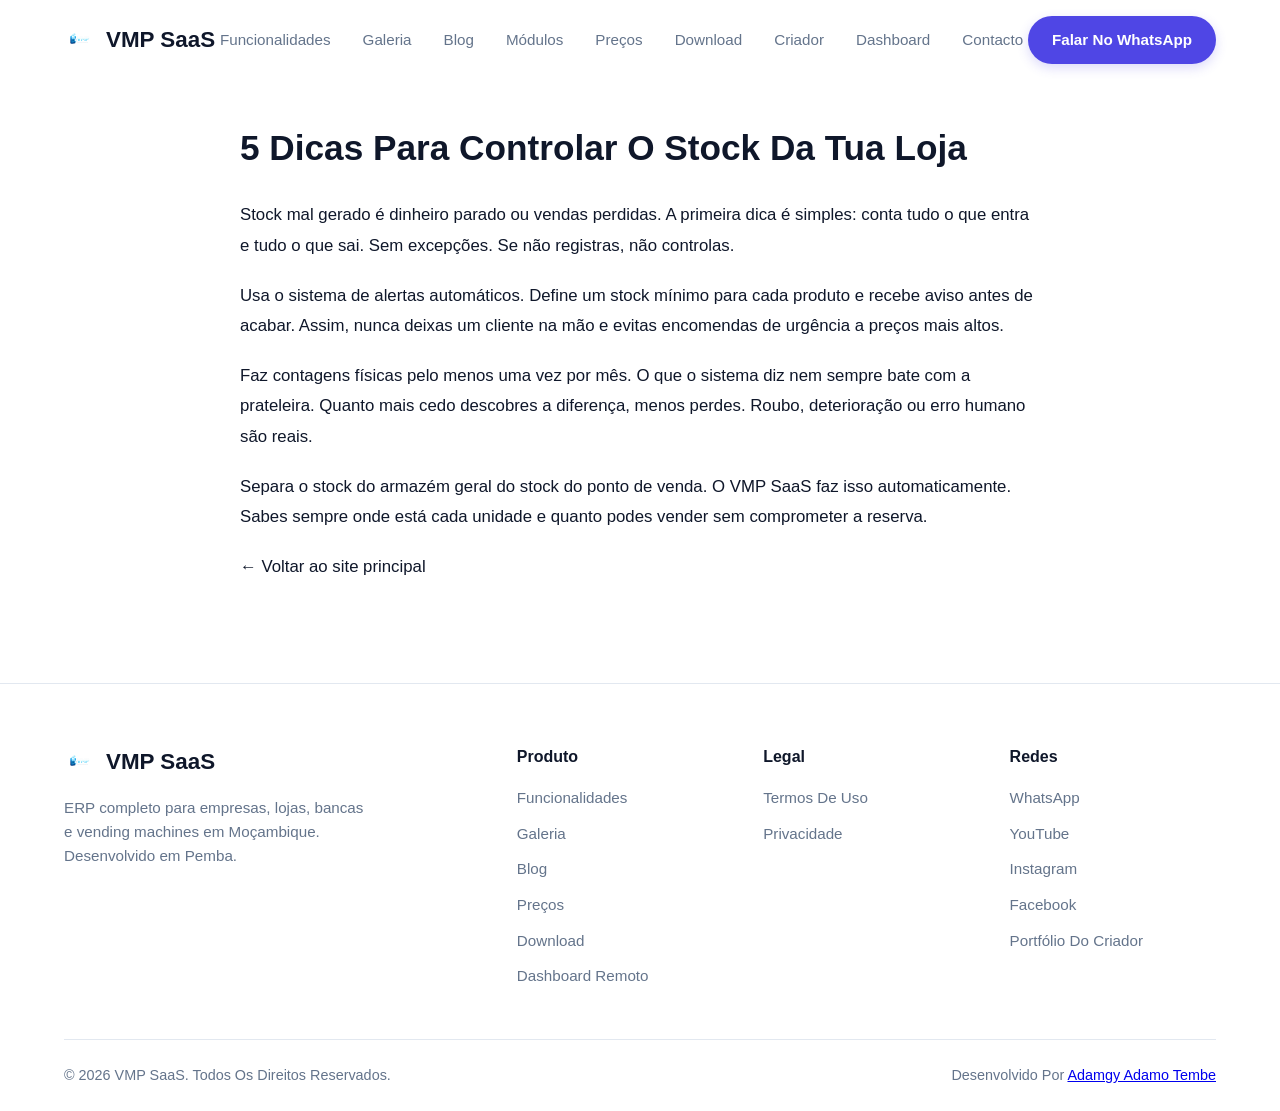
<file: blog/5-dicas-controlar-stock.html>
<!DOCTYPE html>
<html lang="pt-MZ">
<head>
  <meta charset="UTF-8">
  <meta name="viewport" content="width=device-width, initial-scale=1.0">
  <meta name="description" content="Aprenda 5 dicas práticas para controlar o stock da sua loja, evitar rupturas e excessos com um sistema de inventário simples e eficaz.">
  <title>5 Dicas Para Controlar Stock | VMP SaaS — Moçambique</title>
  <link rel="canonical" href="https://www.vmpsaas.com/blog/5-dicas-controlar-stock.html">
  <meta property="og:title" content="5 Dicas Para Controlar Stock | VMP SaaS — Moçambique">
  <meta property="og:description" content="Aprenda 5 dicas práticas para controlar o stock da sua loja, evitar rupturas e excessos com um sistema de inventário simples e eficaz.">
  <meta property="og:type" content="article">
  <meta property="og:url" content="https://www.vmpsaas.com/blog/5-dicas-controlar-stock.html">
  <meta property="og:image" content="https://vmpsaas.com/assets/images/logo.png">
  <meta property="og:site_name" content="VMP SaaS">
  <meta property="og:locale" content="pt_MZ">
  <link rel="stylesheet" href="/assets/css/style.css">
  <script type="application/ld+json">
  {
    "@context": "https://schema.org",
    "@type": "Article",
    "headline": "5 Dicas Para Controlar Stock",
    "description": "Aprenda 5 dicas práticas para controlar o stock da sua loja, evitar rupturas e excessos com um sistema de inventário simples e eficaz.",
    "author": {"@type": "Person", "name": "Adamgy Adamo Tembe"},
    "publisher": {"@type": "Organization", "name": "VMP SaaS"},
    "datePublished": "2026-09-02",
    "dateModified": "2026-09-02"
  }
  </script>
  <style>
    .blog-article { padding-top: 120px; padding-bottom: 80px; max-width: 800px; margin: 0 auto; }
    .blog-article h1 { font-family: var(--font-title); font-size: 2.2rem; margin-bottom: 24px; }
    .blog-article p { font-size: 1.05rem; color: var(--text-secondary); line-height: 1.8; margin-bottom: 20px; }
    .blog-article a { color: var(--accent-light); font-weight: 500; text-decoration: none; }
    .blog-article a:hover { text-decoration: underline; }
  </style>
</head>
<body>
  <header class="site-header" id="header">
    <div class="container header-inner">
      <a href="/" class="brand">
        <img src="/assets/images/logo.png" alt="VMP SaaS">
        <span>VMP SaaS</span>
      </a>
      <nav class="main-nav" id="mainNav">
        <a href="/#funcionalidades">Funcionalidades</a>
        <a href="/#galeria">Galeria</a>
        <a href="/#blog">Blog</a>
        <a href="/#modulos">Módulos</a>
        <a href="/#precos">Preços</a>
        <a href="/#download">Download</a>
        <a href="/#criador">Criador</a>
        <a href="/dashboard.html">Dashboard</a>
        <a href="/#contacto">Contacto</a>
      </nav>
      <div class="header-actions">
        <a href="https://wa.me/258846166104" class="btn btn-sm btn-primary" target="_blank" rel="noopener">Falar No WhatsApp</a>
        <button class="nav-toggle" id="navToggle" aria-label="Menu"><span></span><span></span><span></span></button>
      </div>
    </div>
  </header>

  <main class="blog-article">
    <h1>5 Dicas Para Controlar O Stock Da Tua Loja</h1>
    <p>Stock mal gerado é dinheiro parado ou vendas perdidas. A primeira dica é simples: conta tudo o que entra e tudo o que sai. Sem excepções. Se não registras, não controlas.</p>
    <p>Usa o sistema de alertas automáticos. Define um stock mínimo para cada produto e recebe aviso antes de acabar. Assim, nunca deixas um cliente na mão e evitas encomendas de urgência a preços mais altos.</p>
    <p>Faz contagens físicas pelo menos uma vez por mês. O que o sistema diz nem sempre bate com a prateleira. Quanto mais cedo descobres a diferença, menos perdes. Roubo, deterioração ou erro humano são reais.</p>
    <p>Separa o stock do armazém geral do stock do ponto de venda. O VMP SaaS faz isso automaticamente. Sabes sempre onde está cada unidade e quanto podes vender sem comprometer a reserva.</p>
    <p><a href="/">← Voltar ao site principal</a></p>
  </main>

  <footer class="site-footer">
    <div class="container">
      <div class="footer-grid">
        <div class="footer-brand">
          <a href="/" class="brand">
            <img src="/assets/images/logo.png" alt="VMP SaaS">
            <span>VMP SaaS</span>
          </a>
          <p>ERP completo para empresas, lojas, bancas e vending machines em Moçambique. Desenvolvido em Pemba.</p>
        </div>
        <div class="footer-col">
          <h4>Produto</h4>
          <ul>
            <li><a href="/#funcionalidades">Funcionalidades</a></li>
            <li><a href="/#galeria">Galeria</a></li>
            <li><a href="/#blog">Blog</a></li>
            <li><a href="/#precos">Preços</a></li>
            <li><a href="/#download">Download</a></li>
            <li><a href="/dashboard.html">Dashboard Remoto</a></li>
          </ul>
        </div>
        <div class="footer-col">
          <h4>Legal</h4>
          <ul>
            <li><a href="/termos.html">Termos De Uso</a></li>
            <li><a href="/privacidade.html">Privacidade</a></li>
          </ul>
        </div>
        <div class="footer-col">
          <h4>Redes</h4>
          <ul>
            <li><a href="https://wa.me/258846166104" target="_blank" rel="noopener">WhatsApp</a></li>
            <li><a href="https://www.youtube.com/@vmpsaas" target="_blank" rel="noopener">YouTube</a></li>
            <li><a href="https://www.instagram.com/rozay_camuflado" target="_blank" rel="noopener">Instagram</a></li>
            <li><a href="https://www.facebook.com/share/1D7jcPzTu9/" target="_blank" rel="noopener">Facebook</a></li>
            <li><a href="https://adamgy.vmpsaas.com/" target="_blank" rel="noopener">Portfólio Do Criador</a></li>
          </ul>
        </div>
      </div>
      <div class="footer-bottom">
        <span>&copy; 2026 VMP SaaS. Todos Os Direitos Reservados.</span>
        <span>Desenvolvido Por <a href="https://www.instagram.com/rozay_camuflado" target="_blank" rel="noopener">Adamgy Adamo Tembe</a></span>
      </div>
    </div>
  </footer>

  <script src="/assets/js/script.js"></script>
</body>
</html>
</file>
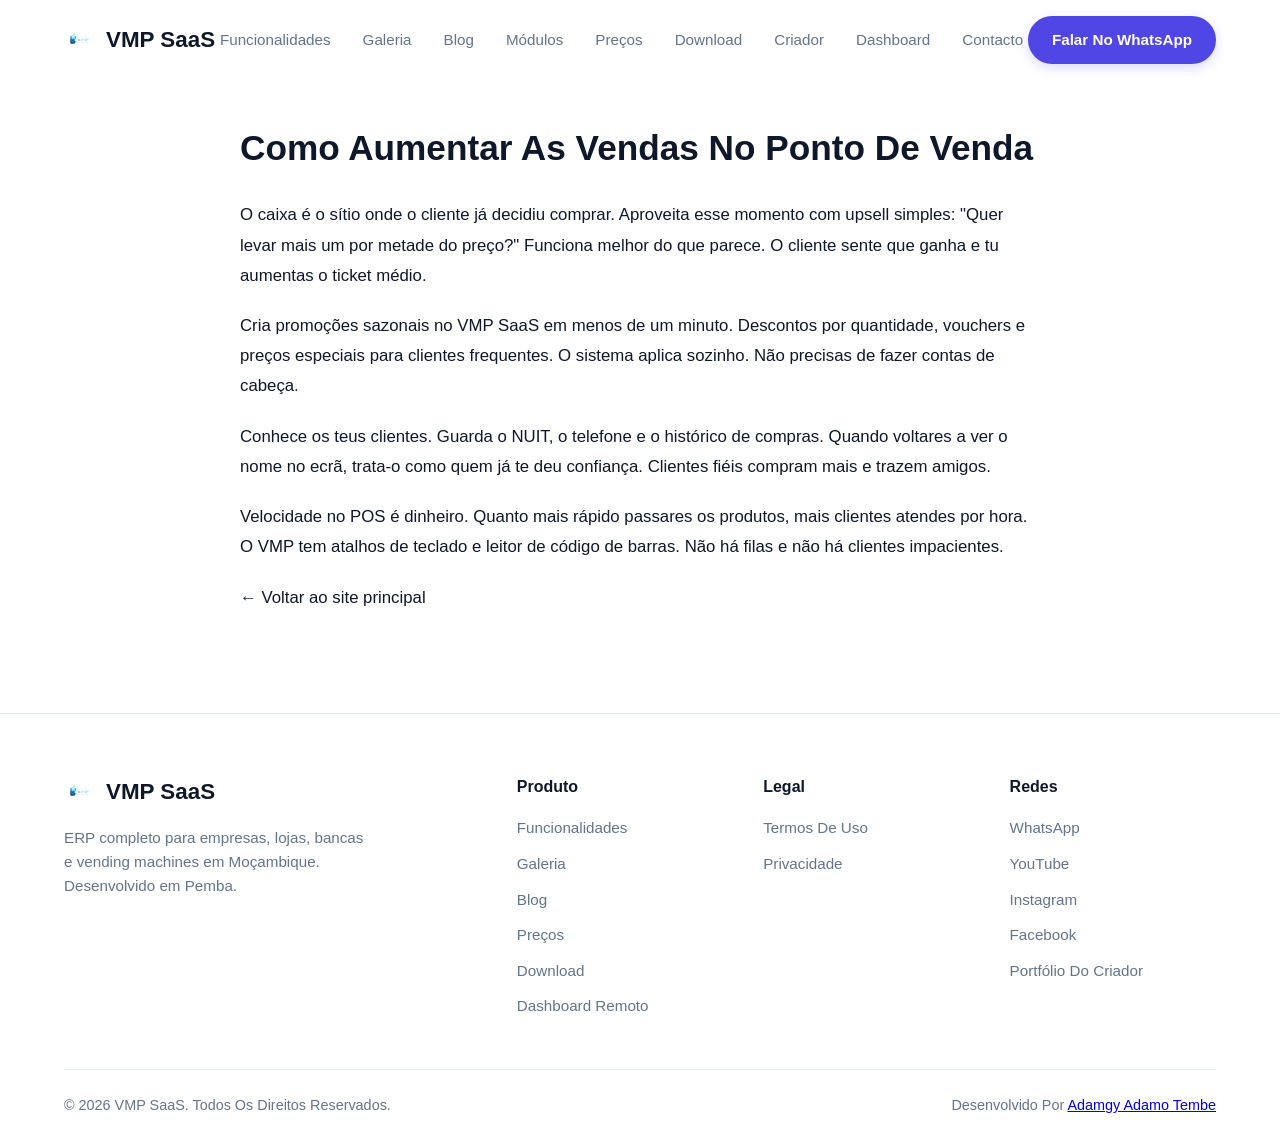
<file: blog/como-aumentar-vendas-ponto-de-venda.html>
<!DOCTYPE html>
<html lang="pt-MZ">
<head>
  <meta charset="UTF-8">
  <meta name="viewport" content="width=device-width, initial-scale=1.0">
  <meta name="description" content="Descubra estratégias simples de upsell, promoções sazonais e fidelização de clientes para aumentar as vendas no seu ponto de venda.">
  <title>Como Aumentar Vendas No Ponto De Venda | VMP SaaS — Moçambique</title>
  <link rel="canonical" href="https://www.vmpsaas.com/blog/como-aumentar-vendas-ponto-de-venda.html">
  <meta property="og:title" content="Como Aumentar Vendas No Ponto De Venda | VMP SaaS — Moçambique">
  <meta property="og:description" content="Descubra estratégias simples de upsell, promoções sazonais e fidelização de clientes para aumentar as vendas no seu ponto de venda.">
  <meta property="og:type" content="article">
  <meta property="og:url" content="https://www.vmpsaas.com/blog/como-aumentar-vendas-ponto-de-venda.html">
  <meta property="og:image" content="https://vmpsaas.com/assets/images/logo.png">
  <meta property="og:site_name" content="VMP SaaS">
  <meta property="og:locale" content="pt_MZ">
  <link rel="stylesheet" href="/assets/css/style.css">
  <script type="application/ld+json">
  {
    "@context": "https://schema.org",
    "@type": "Article",
    "headline": "Como Aumentar Vendas No Ponto De Venda",
    "description": "Descubra estratégias simples de upsell, promoções sazonais e fidelização de clientes para aumentar as vendas no seu ponto de venda.",
    "author": {"@type": "Person", "name": "Adamgy Adamo Tembe"},
    "publisher": {"@type": "Organization", "name": "VMP SaaS"},
    "datePublished": "2026-09-02",
    "dateModified": "2026-09-02"
  }
  </script>
  <style>
    .blog-article { padding-top: 120px; padding-bottom: 80px; max-width: 800px; margin: 0 auto; }
    .blog-article h1 { font-family: var(--font-title); font-size: 2.2rem; margin-bottom: 24px; }
    .blog-article p { font-size: 1.05rem; color: var(--text-secondary); line-height: 1.8; margin-bottom: 20px; }
    .blog-article a { color: var(--accent-light); font-weight: 500; text-decoration: none; }
    .blog-article a:hover { text-decoration: underline; }
  </style>
</head>
<body>
  <header class="site-header" id="header">
    <div class="container header-inner">
      <a href="/" class="brand">
        <img src="/assets/images/logo.png" alt="VMP SaaS">
        <span>VMP SaaS</span>
      </a>
      <nav class="main-nav" id="mainNav">
        <a href="/#funcionalidades">Funcionalidades</a>
        <a href="/#galeria">Galeria</a>
        <a href="/#blog">Blog</a>
        <a href="/#modulos">Módulos</a>
        <a href="/#precos">Preços</a>
        <a href="/#download">Download</a>
        <a href="/#criador">Criador</a>
        <a href="/dashboard.html">Dashboard</a>
        <a href="/#contacto">Contacto</a>
      </nav>
      <div class="header-actions">
        <a href="https://wa.me/258846166104" class="btn btn-sm btn-primary" target="_blank" rel="noopener">Falar No WhatsApp</a>
        <button class="nav-toggle" id="navToggle" aria-label="Menu"><span></span><span></span><span></span></button>
      </div>
    </div>
  </header>

  <main class="blog-article">
    <h1>Como Aumentar As Vendas No Ponto De Venda</h1>
    <p>O caixa é o sítio onde o cliente já decidiu comprar. Aproveita esse momento com upsell simples: "Quer levar mais um por metade do preço?" Funciona melhor do que parece. O cliente sente que ganha e tu aumentas o ticket médio.</p>
    <p>Cria promoções sazonais no VMP SaaS em menos de um minuto. Descontos por quantidade, vouchers e preços especiais para clientes frequentes. O sistema aplica sozinho. Não precisas de fazer contas de cabeça.</p>
    <p>Conhece os teus clientes. Guarda o NUIT, o telefone e o histórico de compras. Quando voltares a ver o nome no ecrã, trata-o como quem já te deu confiança. Clientes fiéis compram mais e trazem amigos.</p>
    <p>Velocidade no POS é dinheiro. Quanto mais rápido passares os produtos, mais clientes atendes por hora. O VMP tem atalhos de teclado e leitor de código de barras. Não há filas e não há clientes impacientes.</p>
    <p><a href="/">← Voltar ao site principal</a></p>
  </main>

  <footer class="site-footer">
    <div class="container">
      <div class="footer-grid">
        <div class="footer-brand">
          <a href="/" class="brand">
            <img src="/assets/images/logo.png" alt="VMP SaaS">
            <span>VMP SaaS</span>
          </a>
          <p>ERP completo para empresas, lojas, bancas e vending machines em Moçambique. Desenvolvido em Pemba.</p>
        </div>
        <div class="footer-col">
          <h4>Produto</h4>
          <ul>
            <li><a href="/#funcionalidades">Funcionalidades</a></li>
            <li><a href="/#galeria">Galeria</a></li>
            <li><a href="/#blog">Blog</a></li>
            <li><a href="/#precos">Preços</a></li>
            <li><a href="/#download">Download</a></li>
            <li><a href="/dashboard.html">Dashboard Remoto</a></li>
          </ul>
        </div>
        <div class="footer-col">
          <h4>Legal</h4>
          <ul>
            <li><a href="/termos.html">Termos De Uso</a></li>
            <li><a href="/privacidade.html">Privacidade</a></li>
          </ul>
        </div>
        <div class="footer-col">
          <h4>Redes</h4>
          <ul>
            <li><a href="https://wa.me/258846166104" target="_blank" rel="noopener">WhatsApp</a></li>
            <li><a href="https://www.youtube.com/@vmpsaas" target="_blank" rel="noopener">YouTube</a></li>
            <li><a href="https://www.instagram.com/rozay_camuflado" target="_blank" rel="noopener">Instagram</a></li>
            <li><a href="https://www.facebook.com/share/1D7jcPzTu9/" target="_blank" rel="noopener">Facebook</a></li>
            <li><a href="https://adamgy.vmpsaas.com/" target="_blank" rel="noopener">Portfólio Do Criador</a></li>
          </ul>
        </div>
      </div>
      <div class="footer-bottom">
        <span>&copy; 2026 VMP SaaS. Todos Os Direitos Reservados.</span>
        <span>Desenvolvido Por <a href="https://www.instagram.com/rozay_camuflado" target="_blank" rel="noopener">Adamgy Adamo Tembe</a></span>
      </div>
    </div>
  </footer>

  <script src="/assets/js/script.js"></script>
</body>
</html>
</file>
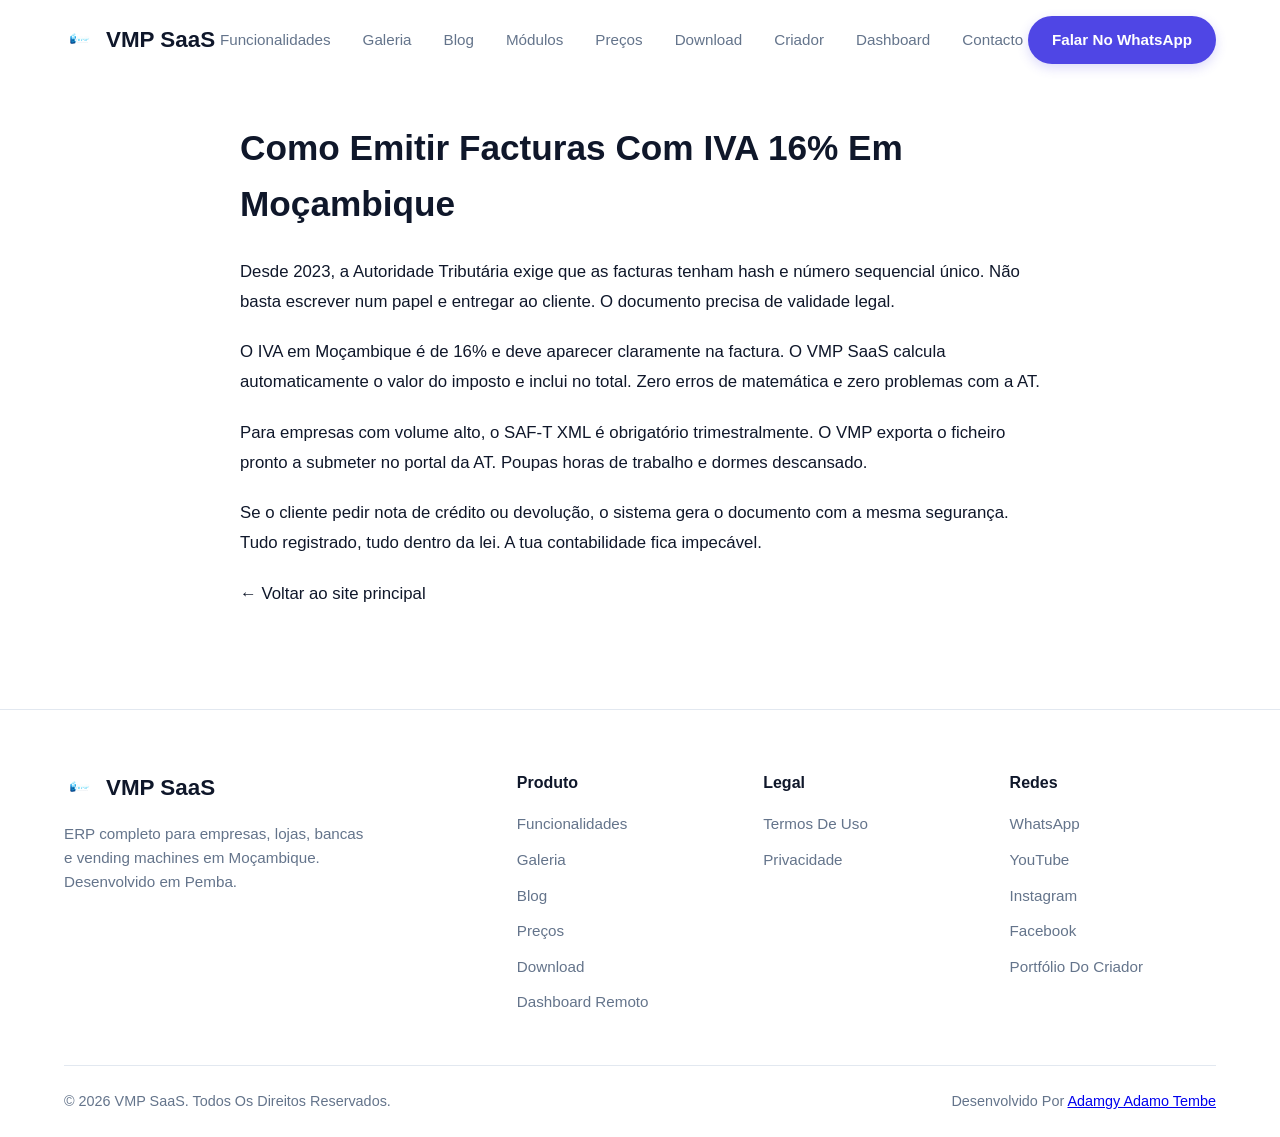
<file: blog/como-emitir-facturas-iva-mocambique.html>
<!DOCTYPE html>
<html lang="pt-MZ">
<head>
  <meta charset="UTF-8">
  <meta name="viewport" content="width=device-width, initial-scale=1.0">
  <meta name="description" content="Guia prático sobre como emitir facturas com IVA 16% em Moçambique, incluindo hash de documentos, SAF-T e obrigações perante a AT.">
  <title>Como Emitir Facturas Com IVA 16% | VMP SaaS — Moçambique</title>
  <link rel="canonical" href="https://www.vmpsaas.com/blog/como-emitir-facturas-iva-mocambique.html">
  <meta property="og:title" content="Como Emitir Facturas Com IVA 16% | VMP SaaS — Moçambique">
  <meta property="og:description" content="Guia prático sobre como emitir facturas com IVA 16% em Moçambique, incluindo hash de documentos, SAF-T e obrigações perante a AT.">
  <meta property="og:type" content="article">
  <meta property="og:url" content="https://www.vmpsaas.com/blog/como-emitir-facturas-iva-mocambique.html">
  <meta property="og:image" content="https://vmpsaas.com/assets/images/logo.png">
  <meta property="og:site_name" content="VMP SaaS">
  <meta property="og:locale" content="pt_MZ">
  <link rel="stylesheet" href="/assets/css/style.css">
  <script type="application/ld+json">
  {
    "@context": "https://schema.org",
    "@type": "Article",
    "headline": "Como Emitir Facturas Com IVA 16% Em Moçambique",
    "description": "Guia prático sobre como emitir facturas com IVA 16% em Moçambique, incluindo hash de documentos, SAF-T e obrigações perante a AT.",
    "author": {"@type": "Person", "name": "Adamgy Adamo Tembe"},
    "publisher": {"@type": "Organization", "name": "VMP SaaS"},
    "datePublished": "2026-09-02",
    "dateModified": "2026-09-02"
  }
  </script>
  <style>
    .blog-article { padding-top: 120px; padding-bottom: 80px; max-width: 800px; margin: 0 auto; }
    .blog-article h1 { font-family: var(--font-title); font-size: 2.2rem; margin-bottom: 24px; }
    .blog-article p { font-size: 1.05rem; color: var(--text-secondary); line-height: 1.8; margin-bottom: 20px; }
    .blog-article a { color: var(--accent-light); font-weight: 500; text-decoration: none; }
    .blog-article a:hover { text-decoration: underline; }
  </style>
</head>
<body>
  <header class="site-header" id="header">
    <div class="container header-inner">
      <a href="/" class="brand">
        <img src="/assets/images/logo.png" alt="VMP SaaS">
        <span>VMP SaaS</span>
      </a>
      <nav class="main-nav" id="mainNav">
        <a href="/#funcionalidades">Funcionalidades</a>
        <a href="/#galeria">Galeria</a>
        <a href="/#blog">Blog</a>
        <a href="/#modulos">Módulos</a>
        <a href="/#precos">Preços</a>
        <a href="/#download">Download</a>
        <a href="/#criador">Criador</a>
        <a href="/dashboard.html">Dashboard</a>
        <a href="/#contacto">Contacto</a>
      </nav>
      <div class="header-actions">
        <a href="https://wa.me/258846166104" class="btn btn-sm btn-primary" target="_blank" rel="noopener">Falar No WhatsApp</a>
        <button class="nav-toggle" id="navToggle" aria-label="Menu"><span></span><span></span><span></span></button>
      </div>
    </div>
  </header>

  <main class="blog-article">
    <h1>Como Emitir Facturas Com IVA 16% Em Moçambique</h1>
    <p>Desde 2023, a Autoridade Tributária exige que as facturas tenham hash e número sequencial único. Não basta escrever num papel e entregar ao cliente. O documento precisa de validade legal.</p>
    <p>O IVA em Moçambique é de 16% e deve aparecer claramente na factura. O VMP SaaS calcula automaticamente o valor do imposto e inclui no total. Zero erros de matemática e zero problemas com a AT.</p>
    <p>Para empresas com volume alto, o SAF-T XML é obrigatório trimestralmente. O VMP exporta o ficheiro pronto a submeter no portal da AT. Poupas horas de trabalho e dormes descansado.</p>
    <p>Se o cliente pedir nota de crédito ou devolução, o sistema gera o documento com a mesma segurança. Tudo registrado, tudo dentro da lei. A tua contabilidade fica impecável.</p>
    <p><a href="/">← Voltar ao site principal</a></p>
  </main>

  <footer class="site-footer">
    <div class="container">
      <div class="footer-grid">
        <div class="footer-brand">
          <a href="/" class="brand">
            <img src="/assets/images/logo.png" alt="VMP SaaS">
            <span>VMP SaaS</span>
          </a>
          <p>ERP completo para empresas, lojas, bancas e vending machines em Moçambique. Desenvolvido em Pemba.</p>
        </div>
        <div class="footer-col">
          <h4>Produto</h4>
          <ul>
            <li><a href="/#funcionalidades">Funcionalidades</a></li>
            <li><a href="/#galeria">Galeria</a></li>
            <li><a href="/#blog">Blog</a></li>
            <li><a href="/#precos">Preços</a></li>
            <li><a href="/#download">Download</a></li>
            <li><a href="/dashboard.html">Dashboard Remoto</a></li>
          </ul>
        </div>
        <div class="footer-col">
          <h4>Legal</h4>
          <ul>
            <li><a href="/termos.html">Termos De Uso</a></li>
            <li><a href="/privacidade.html">Privacidade</a></li>
          </ul>
        </div>
        <div class="footer-col">
          <h4>Redes</h4>
          <ul>
            <li><a href="https://wa.me/258846166104" target="_blank" rel="noopener">WhatsApp</a></li>
            <li><a href="https://www.youtube.com/@vmpsaas" target="_blank" rel="noopener">YouTube</a></li>
            <li><a href="https://www.instagram.com/rozay_camuflado" target="_blank" rel="noopener">Instagram</a></li>
            <li><a href="https://www.facebook.com/share/1D7jcPzTu9/" target="_blank" rel="noopener">Facebook</a></li>
            <li><a href="https://adamgy.vmpsaas.com/" target="_blank" rel="noopener">Portfólio Do Criador</a></li>
          </ul>
        </div>
      </div>
      <div class="footer-bottom">
        <span>&copy; 2026 VMP SaaS. Todos Os Direitos Reservados.</span>
        <span>Desenvolvido Por <a href="https://www.instagram.com/rozay_camuflado" target="_blank" rel="noopener">Adamgy Adamo Tembe</a></span>
      </div>
    </div>
  </footer>

  <script src="/assets/js/script.js"></script>
</body>
</html>
</file>
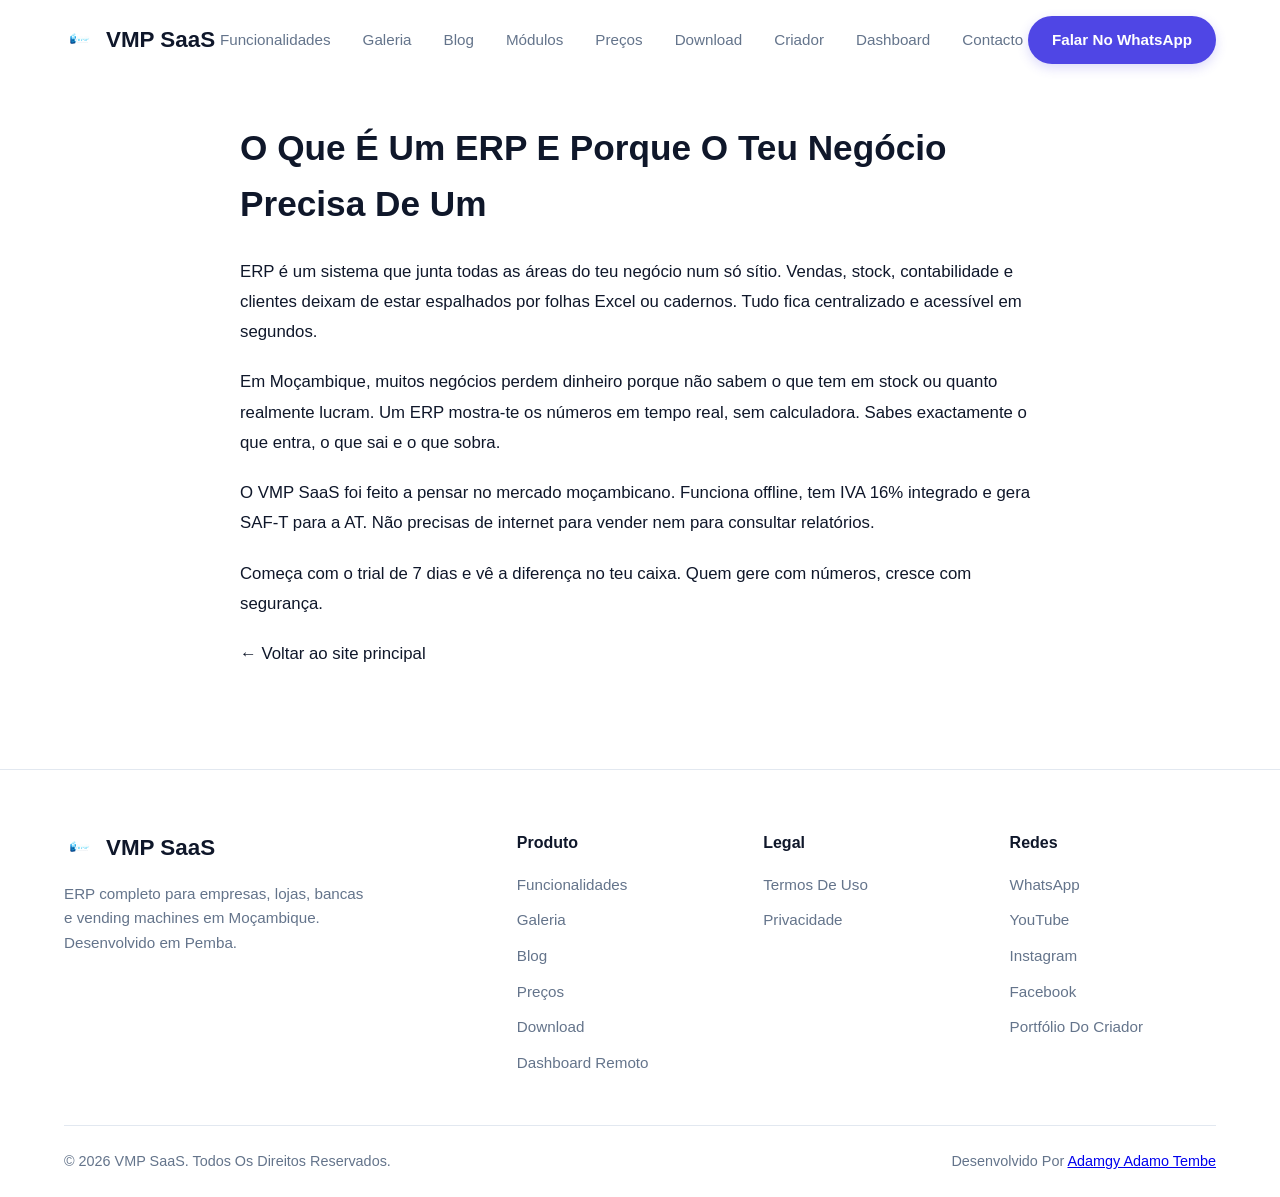
<file: blog/o-que-e-um-erp.html>
<!DOCTYPE html>
<html lang="pt-MZ">
<head>
  <meta charset="UTF-8">
  <meta name="viewport" content="width=device-width, initial-scale=1.0">
  <meta name="description" content="Descubra o que é um ERP e como um sistema integrado pode eliminar planilhas, reduzir erros e centralizar a gestão do seu negócio em Moçambique.">
  <title>O Que É Um ERP? | VMP SaaS — Moçambique</title>
  <link rel="canonical" href="https://www.vmpsaas.com/blog/o-que-e-um-erp.html">
  <meta property="og:title" content="O Que É Um ERP? | VMP SaaS — Moçambique">
  <meta property="og:description" content="Descubra o que é um ERP e como um sistema integrado pode eliminar planilhas, reduzir erros e centralizar a gestão do seu negócio em Moçambique.">
  <meta property="og:type" content="article">
  <meta property="og:url" content="https://www.vmpsaas.com/blog/o-que-e-um-erp.html">
  <meta property="og:image" content="https://vmpsaas.com/assets/images/logo.png">
  <meta property="og:site_name" content="VMP SaaS">
  <meta property="og:locale" content="pt_MZ">
  <link rel="stylesheet" href="/assets/css/style.css">
  <script type="application/ld+json">
  {
    "@context": "https://schema.org",
    "@type": "Article",
    "headline": "O Que É Um ERP?",
    "description": "Descubra o que é um ERP e como um sistema integrado pode eliminar planilhas, reduzir erros e centralizar a gestão do seu negócio em Moçambique.",
    "author": {"@type": "Person", "name": "Adamgy Adamo Tembe"},
    "publisher": {"@type": "Organization", "name": "VMP SaaS"},
    "datePublished": "2026-09-02",
    "dateModified": "2026-09-02"
  }
  </script>
  <style>
    .blog-article { padding-top: 120px; padding-bottom: 80px; max-width: 800px; margin: 0 auto; }
    .blog-article h1 { font-family: var(--font-title); font-size: 2.2rem; margin-bottom: 24px; }
    .blog-article p { font-size: 1.05rem; color: var(--text-secondary); line-height: 1.8; margin-bottom: 20px; }
    .blog-article a { color: var(--accent-light); font-weight: 500; text-decoration: none; }
    .blog-article a:hover { text-decoration: underline; }
  </style>
</head>
<body>
  <header class="site-header" id="header">
    <div class="container header-inner">
      <a href="/" class="brand">
        <img src="/assets/images/logo.png" alt="VMP SaaS">
        <span>VMP SaaS</span>
      </a>
      <nav class="main-nav" id="mainNav">
        <a href="/#funcionalidades">Funcionalidades</a>
        <a href="/#galeria">Galeria</a>
        <a href="/#blog">Blog</a>
        <a href="/#modulos">Módulos</a>
        <a href="/#precos">Preços</a>
        <a href="/#download">Download</a>
        <a href="/#criador">Criador</a>
        <a href="/dashboard.html">Dashboard</a>
        <a href="/#contacto">Contacto</a>
      </nav>
      <div class="header-actions">
        <a href="https://wa.me/258846166104" class="btn btn-sm btn-primary" target="_blank" rel="noopener">Falar No WhatsApp</a>
        <button class="nav-toggle" id="navToggle" aria-label="Menu"><span></span><span></span><span></span></button>
      </div>
    </div>
  </header>

  <main class="blog-article">
    <h1>O Que É Um ERP E Porque O Teu Negócio Precisa De Um</h1>
    <p>ERP é um sistema que junta todas as áreas do teu negócio num só sítio. Vendas, stock, contabilidade e clientes deixam de estar espalhados por folhas Excel ou cadernos. Tudo fica centralizado e acessível em segundos.</p>
    <p>Em Moçambique, muitos negócios perdem dinheiro porque não sabem o que tem em stock ou quanto realmente lucram. Um ERP mostra-te os números em tempo real, sem calculadora. Sabes exactamente o que entra, o que sai e o que sobra.</p>
    <p>O VMP SaaS foi feito a pensar no mercado moçambicano. Funciona offline, tem IVA 16% integrado e gera SAF-T para a AT. Não precisas de internet para vender nem para consultar relatórios.</p>
    <p>Começa com o trial de 7 dias e vê a diferença no teu caixa. Quem gere com números, cresce com segurança.</p>
    <p><a href="/">← Voltar ao site principal</a></p>
  </main>

  <footer class="site-footer">
    <div class="container">
      <div class="footer-grid">
        <div class="footer-brand">
          <a href="/" class="brand">
            <img src="/assets/images/logo.png" alt="VMP SaaS">
            <span>VMP SaaS</span>
          </a>
          <p>ERP completo para empresas, lojas, bancas e vending machines em Moçambique. Desenvolvido em Pemba.</p>
        </div>
        <div class="footer-col">
          <h4>Produto</h4>
          <ul>
            <li><a href="/#funcionalidades">Funcionalidades</a></li>
            <li><a href="/#galeria">Galeria</a></li>
            <li><a href="/#blog">Blog</a></li>
            <li><a href="/#precos">Preços</a></li>
            <li><a href="/#download">Download</a></li>
            <li><a href="/dashboard.html">Dashboard Remoto</a></li>
          </ul>
        </div>
        <div class="footer-col">
          <h4>Legal</h4>
          <ul>
            <li><a href="/termos.html">Termos De Uso</a></li>
            <li><a href="/privacidade.html">Privacidade</a></li>
          </ul>
        </div>
        <div class="footer-col">
          <h4>Redes</h4>
          <ul>
            <li><a href="https://wa.me/258846166104" target="_blank" rel="noopener">WhatsApp</a></li>
            <li><a href="https://www.youtube.com/@vmpsaas" target="_blank" rel="noopener">YouTube</a></li>
            <li><a href="https://www.instagram.com/rozay_camuflado" target="_blank" rel="noopener">Instagram</a></li>
            <li><a href="https://www.facebook.com/share/1D7jcPzTu9/" target="_blank" rel="noopener">Facebook</a></li>
            <li><a href="https://adamgy.vmpsaas.com/" target="_blank" rel="noopener">Portfólio Do Criador</a></li>
          </ul>
        </div>
      </div>
      <div class="footer-bottom">
        <span>&copy; 2026 VMP SaaS. Todos Os Direitos Reservados.</span>
        <span>Desenvolvido Por <a href="https://www.instagram.com/rozay_camuflado" target="_blank" rel="noopener">Adamgy Adamo Tembe</a></span>
      </div>
    </div>
  </footer>

  <script src="/assets/js/script.js"></script>
</body>
</html>
</file>
<file: assets/css/style.css>
/* =========================================================
   VMP SaaS — StoreGo Inspired Redesign (Light Mode)
   Fontes: Plus Jakarta Sans + Inter
   ========================================================= */

:root {
  --bg: #ffffff;
  --bg-alt: #f8fafc;
  --text-main: #0f172a;
  --text-muted: #64748b;
  --primary: #4f46e5; /* Indigo */
  --primary-hover: #4338ca;
  --primary-light: #e0e7ff;
  --border: #e2e8f0;
  --success: #10b981;
  --shadow-sm: 0 1px 2px 0 rgba(0, 0, 0, 0.05);
  --shadow-md: 0 4px 6px -1px rgba(0, 0, 0, 0.1), 0 2px 4px -1px rgba(0, 0, 0, 0.06);
  --shadow-lg: 0 10px 15px -3px rgba(0, 0, 0, 0.1), 0 4px 6px -2px rgba(0, 0, 0, 0.05);
  --shadow-xl: 0 20px 25px -5px rgba(0, 0, 0, 0.1), 0 10px 10px -5px rgba(0, 0, 0, 0.04);
  --radius: 16px;
  --radius-lg: 24px;
  --font-title: 'Plus Jakarta Sans', sans-serif;
  --font-body: 'Inter', sans-serif;
  --max-width: 1200px;
}

*, *::before, *::after { margin: 0; padding: 0; box-sizing: border-box; }
html { scroll-behavior: smooth; }
body {
  font-family: var(--font-body);
  background: var(--bg);
  color: var(--text-main);
  line-height: 1.6;
  -webkit-font-smoothing: antialiased;
  overflow-x: hidden;
}

.container { max-width: var(--max-width); margin: 0 auto; padding: 0 24px; }
.text-primary { color: var(--primary); }
.bg-light { background-color: var(--bg-alt); }

/* ===== BOTÕES ===== */
.btn {
  display: inline-flex; align-items: center; justify-content: center; gap: 8px;
  padding: 12px 24px; border-radius: 100px; font-family: var(--font-body);
  font-size: 0.95rem; font-weight: 600; text-decoration: none; border: none;
  cursor: pointer; transition: all 0.2s;
}
.btn-lg { padding: 16px 32px; font-size: 1.05rem; }
.btn-primary { background: var(--primary); color: #fff; box-shadow: 0 4px 12px rgba(79, 70, 229, 0.2); }
.btn-primary:hover { background: var(--primary-hover); transform: translateY(-2px); box-shadow: 0 6px 16px rgba(79, 70, 229, 0.3); }
.btn-outline { background: transparent; color: var(--text-main); border: 1.5px solid var(--border); }
.btn-outline:hover { background: var(--bg-alt); border-color: var(--text-main); transform: translateY(-2px); }
.btn-full { width: 100%; }

/* ===== HEADER ===== */
.site-header {
  position: fixed; top: 0; left: 0; right: 0; z-index: 1000;
  background: rgba(255, 255, 255, 0.9); backdrop-filter: blur(12px);
  border-bottom: 1px solid transparent; transition: all 0.3s;
}
.site-header.scrolled { border-bottom-color: var(--border); box-shadow: var(--shadow-sm); }
.header-inner { display: flex; align-items: center; justify-content: space-between; height: 80px; }
.brand { display: flex; align-items: center; gap: 10px; font-family: var(--font-title); font-size: 1.4rem; font-weight: 800; color: var(--text-main); text-decoration: none; }
.brand img { width: 32px; height: 32px; border-radius: 8px; }
.main-nav { display: flex; align-items: center; gap: 32px; }
.main-nav a { font-size: 0.95rem; font-weight: 500; color: var(--text-muted); text-decoration: none; transition: color 0.2s; }
.main-nav a:hover { color: var(--primary); }
.header-actions { display: flex; align-items: center; gap: 16px; }
.nav-toggle { display: none; flex-direction: column; gap: 5px; background: none; border: none; cursor: pointer; }
.nav-toggle span { width: 24px; height: 2px; background: var(--text-main); border-radius: 2px; transition: 0.3s; }

/* ===== HERO ===== */
.hero {
  position: relative; padding: 120px 0 60px; /* Reduzido */
  overflow: hidden; background: #fff;
}
.bg-blob { position: absolute; border-radius: 50%; filter: blur(80px); z-index: 0; opacity: 0.5; }
.blob-1 { top: -100px; right: -100px; width: 500px; height: 500px; background: #e0e7ff; }
.blob-2 { bottom: 0; left: -150px; width: 400px; height: 400px; background: #fae8ff; }
.hero-inner { display: grid; grid-template-columns: 1fr 1fr; gap: 40px; align-items: center; position: relative; z-index: 1; }
.hero-label { display: inline-flex; align-items: center; gap: 8px; padding: 6px 16px; background: var(--primary-light); border-radius: 100px; font-size: 0.85rem; font-weight: 600; color: var(--primary); margin-bottom: 20px; }
.hero-label .dot { width: 8px; height: 8px; border-radius: 50%; background: var(--primary); animation: pulse 2s infinite; }
.hero-title { font-family: var(--font-title); font-size: clamp(2.5rem, 5vw, 4rem); font-weight: 800; line-height: 1.15; letter-spacing: -1.5px; margin-bottom: 20px; color: var(--text-main); }
.hero-sub { font-size: 1.15rem; color: var(--text-muted); margin-bottom: 32px; max-width: 480px; }
.hero-ctas { display: flex; gap: 16px; flex-wrap: wrap; margin-bottom: 32px; }
.hero-trust { display: flex; align-items: center; gap: 12px; }

/* Selos de confiança no Hero */
.trust-badges { display: flex; gap: 12px; flex-wrap: wrap; }
.badge-outline {
  display: inline-flex; align-items: center; padding: 6px 14px;
  border: 1px solid var(--border); border-radius: 100px;
  font-size: 0.85rem; font-weight: 500; color: var(--text-muted);
  background: #fff; box-shadow: var(--shadow-sm);
}

/* ===== MOCKUP (NOVO) ===== */
.hero-visual { display: flex; justify-content: flex-end; }
.mockup-wrapper {
  position: relative; background: #fff; border: 1px solid var(--border); border-radius: var(--radius-lg);
  box-shadow: 0 25px 50px -12px rgba(0, 0, 0, 0.15); width: 100%; max-width: 580px; overflow: visible;
}
.mockup-header { display: flex; align-items: center; padding: 12px 16px; border-bottom: 1px solid var(--border); background: var(--bg-alt); border-radius: var(--radius-lg) var(--radius-lg) 0 0; }
.mockup-dots { display: flex; gap: 6px; }
.mockup-dots span { width: 10px; height: 10px; border-radius: 50%; background: #e2e8f0; }
.mockup-dots span:nth-child(1) { background: #fca5a5; }
.mockup-dots span:nth-child(2) { background: #fcd34d; }
.mockup-dots span:nth-child(3) { background: #86efac; }
.mockup-url { margin: 0 auto; font-size: 0.75rem; color: var(--text-muted); background: #fff; padding: 4px 16px; border-radius: 100px; border: 1px solid var(--border); }
.mockup-body { display: flex; height: 380px; background: #fff; border-radius: 0 0 var(--radius-lg) var(--radius-lg); overflow: hidden; }
.mockup-sidebar { width: 70px; border-right: 1px solid var(--border); background: #f8fafc; padding: 20px 0; display: flex; flex-direction: column; align-items: center; gap: 16px; }
.ms-item { width: 36px; height: 36px; border-radius: 10px; display: flex; align-items: center; justify-content: center; cursor: pointer; transition: 0.2s; }
.ms-item.active { background: var(--primary-light); }
.ms-icon { width: 16px; height: 16px; border-radius: 4px; background: #cbd5e1; }
.ms-item.active .ms-icon { background: var(--primary); }
.mockup-content { flex: 1; padding: 24px; display: flex; flex-direction: column; gap: 20px; }
.mc-header { display: flex; justify-content: space-between; align-items: center; }
.mc-title { font-weight: 700; font-size: 1.1rem; color: var(--text-main); }
.mc-user { display: flex; align-items: center; gap: 8px; }
.mc-user-name { font-size: 0.85rem; font-weight: 600; color: var(--text-muted); }
.mc-avatar { width: 32px; height: 32px; border-radius: 50%; background: var(--primary-light); border: 2px solid #fff; box-shadow: var(--shadow-sm); }
.mc-stats-grid { display: grid; grid-template-columns: 1fr 1fr; gap: 16px; }
.mc-stat-card { background: var(--bg-alt); padding: 16px; border-radius: 12px; border: 1px solid var(--border); display: flex; flex-direction: column; }
.mc-stat-label { font-size: 0.8rem; color: var(--text-muted); margin-bottom: 4px; }
.mc-stat-value { font-size: 1.3rem; font-weight: 800; color: var(--text-main); }
.mc-stat-value small { font-size: 0.8rem; font-weight: 500; color: var(--text-muted); }
.mc-stat-trend { font-size: 0.75rem; font-weight: 600; margin-top: 4px; }
.mc-stat-trend.positive { color: var(--success); }
.mc-stat-trend.neutral { color: var(--text-muted); }
.mc-chart-container { background: #fff; border: 1px solid var(--border); border-radius: 12px; padding: 16px; flex: 1; display: flex; flex-direction: column; }
.mc-chart-header { display: flex; justify-content: space-between; align-items: center; margin-bottom: 16px; }
.mc-chart-header span { font-size: 0.85rem; font-weight: 600; color: var(--text-main); }
.mc-chart-legend { font-size: 0.75rem; color: var(--text-muted); }
.mc-chart { display: flex; align-items: flex-end; gap: 8px; flex: 1; padding-bottom: 8px; }
.mc-bar { flex: 1; background: var(--primary-light); border-radius: 4px 4px 0 0; transition: 0.3s; }
.mc-bar:nth-child(even) { background: var(--primary); opacity: 0.8; }
.mc-bar.active { background: var(--primary); opacity: 1; box-shadow: 0 -4px 10px rgba(79, 70, 229, 0.3); }
.mc-table { display: flex; flex-direction: column; gap: 8px; }
.mc-tr { display: flex; justify-content: space-between; font-size: 0.85rem; padding: 6px 0; border-bottom: 1px dashed var(--border); color: var(--text-muted); }
.mc-tr.head { font-weight: 600; color: var(--text-main); border-bottom: 1px solid var(--border); padding-bottom: 8px; }
.mc-tr:last-child { border-bottom: none; }
.mc-dot { display: inline-block; width: 8px; height: 8px; border-radius: 50%; margin-right: 8px; }
.mc-dot.green { background: #10b981; }
.mc-dot.blue { background: #3b82f6; }
.mc-dot.purple { background: #8b5cf6; }
.mockup-float-card {
  position: absolute; bottom: 30px; right: -30px; background: #fff; border: 1px solid var(--border);
  border-radius: 12px; padding: 12px 16px; display: flex; align-items: center; gap: 12px;
  box-shadow: 0 10px 25px rgba(0,0,0,0.1); animation: float 4s ease-in-out infinite;
}
.float-icon.success { width: 32px; height: 32px; border-radius: 50%; background: #ecfdf5; color: #10b981; display: flex; align-items: center; justify-content: center; font-weight: bold; }
.float-text { display: flex; flex-direction: column; }
.float-text strong { font-size: 0.9rem; color: var(--text-main); }
.float-text span { font-size: 0.75rem; color: var(--text-muted); }
@keyframes float { 0%, 100% { transform: translateY(0); } 50% { transform: translateY(-10px); } }

/* ===== SECTIONS & GRIDS ===== */
.section { padding: 70px 0; } /* Reduzido de 100px para 70px */
.section-header { text-align: center; max-width: 650px; margin: 0 auto 40px; } /* Reduzido de 60px para 40px */
.tag { display: inline-block; padding: 4px 12px; background: var(--primary-light); color: var(--primary); border-radius: 100px; font-size: 0.8rem; font-weight: 700; text-transform: uppercase; letter-spacing: 1px; margin-bottom: 16px; }
.section-header h2 { font-family: var(--font-title); font-size: clamp(2rem, 4vw, 2.75rem); font-weight: 800; letter-spacing: -1px; color: var(--text-main); margin-bottom: 12px; line-height: 1.2; }
.section-header p { font-size: 1.1rem; color: var(--text-muted); }

.grid-3 { display: grid; grid-template-columns: repeat(3, 1fr); gap: 24px; }
.grid-4 { display: grid; grid-template-columns: repeat(4, 1fr); gap: 24px; }

/* ===== CARDS GENÉRICOS ===== */
.card {
  background: #fff; border: 1px solid var(--border); border-radius: var(--radius);
  padding: 32px; transition: all 0.3s; display: flex; flex-direction: column;
}
.card:hover { border-color: transparent; box-shadow: var(--shadow-lg); transform: translateY(-4px); }

/* ===== FEATURES ===== */
.icon-box { width: 48px; height: 48px; border-radius: 12px; display: flex; align-items: center; justify-content: center; font-size: 1.5rem; margin-bottom: 20px; }
.icon-box.blue { background: #eff6ff; color: #3b82f6; }
.icon-box.green { background: #ecfdf5; color: #10b981; }
.icon-box.purple { background: #f5f3ff; color: #8b5cf6; }
.icon-box.orange { background: #fff7ed; color: #f59e0b; }
.icon-box.pink { background: #fdf2f8; color: #ec4899; }
.icon-box.cyan { background: #ecfeff; color: #06b6d4; }
.feature-card h3 { font-family: var(--font-title); font-size: 1.25rem; font-weight: 700; margin-bottom: 8px; }
.feature-card p { font-size: 0.95rem; color: var(--text-muted); line-height: 1.6; }

/* ===== HOW IT WORKS ===== */
.steps-grid { display: grid; grid-template-columns: repeat(4, 1fr); gap: 24px; position: relative; }
.step-card { text-align: center; position: relative; }
.step-card::after { content: '→'; position: absolute; top: 24px; right: -20px; font-size: 1.5rem; color: var(--border); }
.step-card:last-child::after { display: none; }
.step-num { width: 56px; height: 56px; border-radius: 50%; background: var(--primary-light); color: var(--primary); font-family: var(--font-title); font-size: 1.5rem; font-weight: 800; display: flex; align-items: center; justify-content: center; margin: 0 auto 16px; border: 4px solid #fff; box-shadow: var(--shadow-md); }
.step-card h3 { font-family: var(--font-title); font-size: 1.15rem; font-weight: 700; margin-bottom: 8px; }
.step-card p { font-size: 0.9rem; color: var(--text-muted); }

/* ===== GALLERY ===== */
.gallery-grid { display: grid; grid-template-columns: repeat(4, 1fr); grid-auto-rows: 200px; gap: 16px; }
.gallery-item { border-radius: var(--radius); overflow: hidden; position: relative; cursor: pointer; box-shadow: var(--shadow-sm); }
.gallery-item img { width: 100%; height: 100%; object-fit: cover; transition: transform 0.4s; }
.gallery-item:hover img { transform: scale(1.05); }
.gallery-item.large { grid-column: span 2; grid-row: span 2; }
.gallery-item.wide { grid-column: span 2; }
.gallery-overlay { position: absolute; inset: 0; background: linear-gradient(to top, rgba(0,0,0,0.7), transparent); display: flex; align-items: flex-end; padding: 20px; opacity: 0; transition: opacity 0.3s; }
.gallery-item:hover .gallery-overlay { opacity: 1; }
.gallery-overlay span { color: #fff; font-weight: 600; font-family: var(--font-title); }

/* ===== MODULES ===== */
.badge-success { display: inline-block; padding: 4px 12px; background: #ecfdf5; color: #059669; border-radius: 100px; font-size: 0.8rem; font-weight: 600; margin-top: auto; align-self: flex-start; }

/* ===== PRICING ===== */
.pricing-grid { display: grid; grid-template-columns: repeat(3, 1fr); gap: 24px; align-items: start; }
.pricing-card { position: relative; padding: 32px 28px; }
.pricing-card.popular { border-color: var(--primary); box-shadow: 0 10px 30px rgba(79, 70, 229, 0.1); }
.popular-badge { position: absolute; top: -14px; left: 50%; transform: translateX(-50%); background: var(--primary); color: #fff; padding: 4px 16px; border-radius: 100px; font-size: 0.8rem; font-weight: 700; }
.pricing-header { text-align: center; margin-bottom: 24px; padding-bottom: 24px; border-bottom: 1px solid var(--border); }
.pricing-header h3 { font-family: var(--font-title); font-size: 1.5rem; font-weight: 700; margin-bottom: 8px; }
.pricing-header p { font-size: 0.9rem; color: var(--text-muted); margin-bottom: 16px; }
.price { font-family: var(--font-title); font-size: 2.5rem; font-weight: 800; color: var(--text-main); }
.price span { font-size: 1rem; font-weight: 500; color: var(--text-muted); }
.pricing-list { list-style: none; margin-bottom: 24px; flex: 1; }
.pricing-list li { padding: 8px 0; font-size: 0.95rem; color: var(--text-muted); display: flex; align-items: center; gap: 12px; }
.pricing-list li::before { content: '✓'; color: var(--success); font-weight: bold; }

/* ===== DOWNLOAD ===== */
.download-box { background: #fff; border: 1px solid var(--border); border-radius: var(--radius-lg); padding: 48px 32px; text-align: center; max-width: 700px; margin: 0 auto; box-shadow: var(--shadow-lg); }
.dl-icon { font-size: 3rem; margin-bottom: 12px; }
.download-box h2 { font-family: var(--font-title); font-size: 2rem; font-weight: 800; margin-bottom: 12px; }
.download-box p { color: var(--text-muted); margin-bottom: 24px; }
.dl-note { margin-top: 16px; font-size: 0.85rem; color: var(--text-muted); }

/* ===== BLOG ===== */
.blog-card { padding: 0; overflow: hidden; cursor: pointer; }
.blog-img { height: 160px; display: flex; align-items: center; justify-content: center; font-size: 3rem; }
.bg-blue { background: #eff6ff; }
.bg-green { background: #ecfdf5; }
.bg-orange { background: #fff7ed; }
.bg-pink { background: #fdf2f8; }
.blog-content { padding: 24px; display: flex; flex-direction: column; flex: 1; }
.blog-content h3 { font-family: var(--font-title); font-size: 1.1rem; font-weight: 700; margin-bottom: 8px; line-height: 1.4; }
.blog-content p { font-size: 0.9rem; color: var(--text-muted); margin-bottom: 16px; flex: 1; }
.blog-link { color: var(--primary); font-weight: 600; text-decoration: none; font-size: 0.9rem; }
.blog-link:hover { text-decoration: underline; }

/* ===== CLIENTS ===== */
.clients-wrap { display: flex; justify-content: center; gap: 24px; flex-wrap: wrap; }
.client-box { display: flex; align-items: center; gap: 16px; background: var(--bg-alt); border: 1px solid var(--border); padding: 16px 32px; border-radius: 100px; }
.client-icon { font-size: 1.5rem; }
.client-box h4 { font-family: var(--font-title); font-size: 1.1rem; font-weight: 700; }
.client-box p { font-size: 0.85rem; color: var(--text-muted); }

/* ===== CREATOR ===== */
.creator-inner { display: grid; grid-template-columns: 1fr 1fr; gap: 40px; align-items: center; }
.creator-img-wrap { text-align: center; }
.creator-img { width: 100%; max-width: 350px; border-radius: var(--radius-lg); box-shadow: var(--shadow-xl); border: 4px solid #fff; }
.creator-text h2 { font-family: var(--font-title); font-size: 2.5rem; font-weight: 800; margin-bottom: 16px; }
.creator-text p { font-size: 1.1rem; color: var(--text-muted); margin-bottom: 24px; line-height: 1.7; }

/* ===== CONTACT ===== */
.contact-card { text-align: center; align-items: center; text-decoration: none; color: inherit; }
.contact-card .icon-box { margin: 0 auto 16px; }
.contact-card h3 { font-family: var(--font-title); font-size: 1.1rem; font-weight: 700; margin-bottom: 8px; }
.contact-card p { font-size: 0.95rem; color: var(--text-main); font-weight: 500; margin-bottom: 8px; }
.contact-card span { font-size: 0.8rem; color: var(--text-muted); }

/* ===== FOOTER ===== */
.site-footer { border-top: 1px solid var(--border); padding: 60px 0 24px; background: #fff; }
.footer-grid { display: grid; grid-template-columns: 2fr 1fr 1fr 1fr; gap: 40px; margin-bottom: 40px; }
.footer-brand p { margin-top: 16px; color: var(--text-muted); font-size: 0.95rem; max-width: 300px; }
.footer-col h4 { font-family: var(--font-title); font-size: 1rem; font-weight: 700; margin-bottom: 16px; }
.footer-col ul { list-style: none; }
.footer-col li { margin-bottom: 10px; }
.footer-col a { color: var(--text-muted); text-decoration: none; transition: color 0.2s; font-size: 0.95rem; }
.footer-col a:hover { color: var(--primary); }
.footer-bottom { border-top: 1px solid var(--border); padding-top: 24px; display: flex; justify-content: space-between; align-items: center; color: var(--text-muted); font-size: 0.9rem; }

/* ===== FLOATING ELEMENTS ===== */
.float-wa { position: fixed; bottom: 24px; right: 24px; width: 60px; height: 60px; background: #25D366; border-radius: 50%; display: flex; align-items: center; justify-content: center; box-shadow: var(--shadow-lg); z-index: 1000; transition: transform 0.2s; }
.float-wa:hover { transform: scale(1.1); }
.float-wa svg { width: 32px; height: 32px; fill: #fff; }
.scroll-top { position: fixed; bottom: 96px; right: 30px; width: 48px; height: 48px; border-radius: 50%; background: #fff; border: 1px solid var(--border); color: var(--text-main); display: flex; align-items: center; justify-content: center; cursor: pointer; opacity: 0; visibility: hidden; transition: all 0.3s; z-index: 999; box-shadow: var(--shadow-md); }
.scroll-top.visible { opacity: 1; visibility: visible; }
.scroll-top:hover { background: var(--bg-alt); }

/* ===== MODAL ===== */
.blog-modal { position: fixed; inset: 0; z-index: 2000; display: flex; align-items: center; justify-content: center; opacity: 0; visibility: hidden; transition: all 0.3s; }
.blog-modal.active { opacity: 1; visibility: visible; }
.blog-modal-backdrop { position: absolute; inset: 0; background: rgba(15, 23, 42, 0.6); backdrop-filter: blur(4px); }
.blog-modal-card { position: relative; background: #fff; border-radius: var(--radius-lg); width: 90%; max-width: 700px; max-height: 80vh; display: flex; flex-direction: column; box-shadow: var(--shadow-xl); transform: translateY(20px); transition: transform 0.3s; }
.blog-modal.active .blog-modal-card { transform: translateY(0); }
.blog-modal-close { position: absolute; top: 20px; right: 20px; background: var(--bg-alt); border: none; width: 36px; height: 36px; border-radius: 50%; font-size: 1.5rem; cursor: pointer; display: flex; align-items: center; justify-content: center; color: var(--text-muted); transition: 0.2s; }
.blog-modal-close:hover { background: var(--border); color: var(--text-main); }
.blog-modal-card h3 { padding: 32px 32px 16px; font-family: var(--font-title); font-size: 1.5rem; font-weight: 800; margin: 0; }
.blog-modal-body { padding: 0 32px 32px; overflow-y: auto; color: var(--text-muted); line-height: 1.7; }
.blog-modal-body p { margin-bottom: 16px; }

/* ===== RESPONSIVE ===== */
@media (max-width: 1024px) {
  .hero-inner { grid-template-columns: 1fr; text-align: center; }
  .hero-sub { margin: 0 auto 32px; }
  .hero-ctas { justify-content: center; }
  .hero-trust { justify-content: center; }
  .hero-visual { justify-content: center; margin-top: 40px; }
  .grid-3, .grid-4 { grid-template-columns: repeat(2, 1fr); }
  .steps-grid { grid-template-columns: repeat(2, 1fr); gap: 40px; }
  .step-card::after { display: none; }
  .creator-inner { grid-template-columns: 1fr; text-align: center; }
  .creator-img-wrap { margin-bottom: 32px; }
  .creator-text .hero-ctas { justify-content: center; }
  .footer-grid { grid-template-columns: repeat(2, 1fr); }
}

@media (max-width: 768px) {
  .main-nav { position: fixed; top: 80px; left: 0; right: 0; background: #fff; flex-direction: column; padding: 32px 24px; gap: 24px; border-bottom: 1px solid var(--border); transform: translateY(-150%); transition: transform 0.3s; box-shadow: var(--shadow-md); }
  .main-nav.open { transform: translateY(0); }
  .nav-toggle { display: flex; }
  .hero-title { font-size: 2.5rem; }
  .grid-3, .grid-4 { grid-template-columns: 1fr; }
  .gallery-grid { grid-template-columns: 1fr; grid-auto-rows: 250px; }
  .gallery-item.large, .gallery-item.wide { grid-column: span 1; }
  .footer-grid { grid-template-columns: 1fr; gap: 32px; }
  .footer-bottom { flex-direction: column; text-align: center; gap: 16px; }
}
</file>
